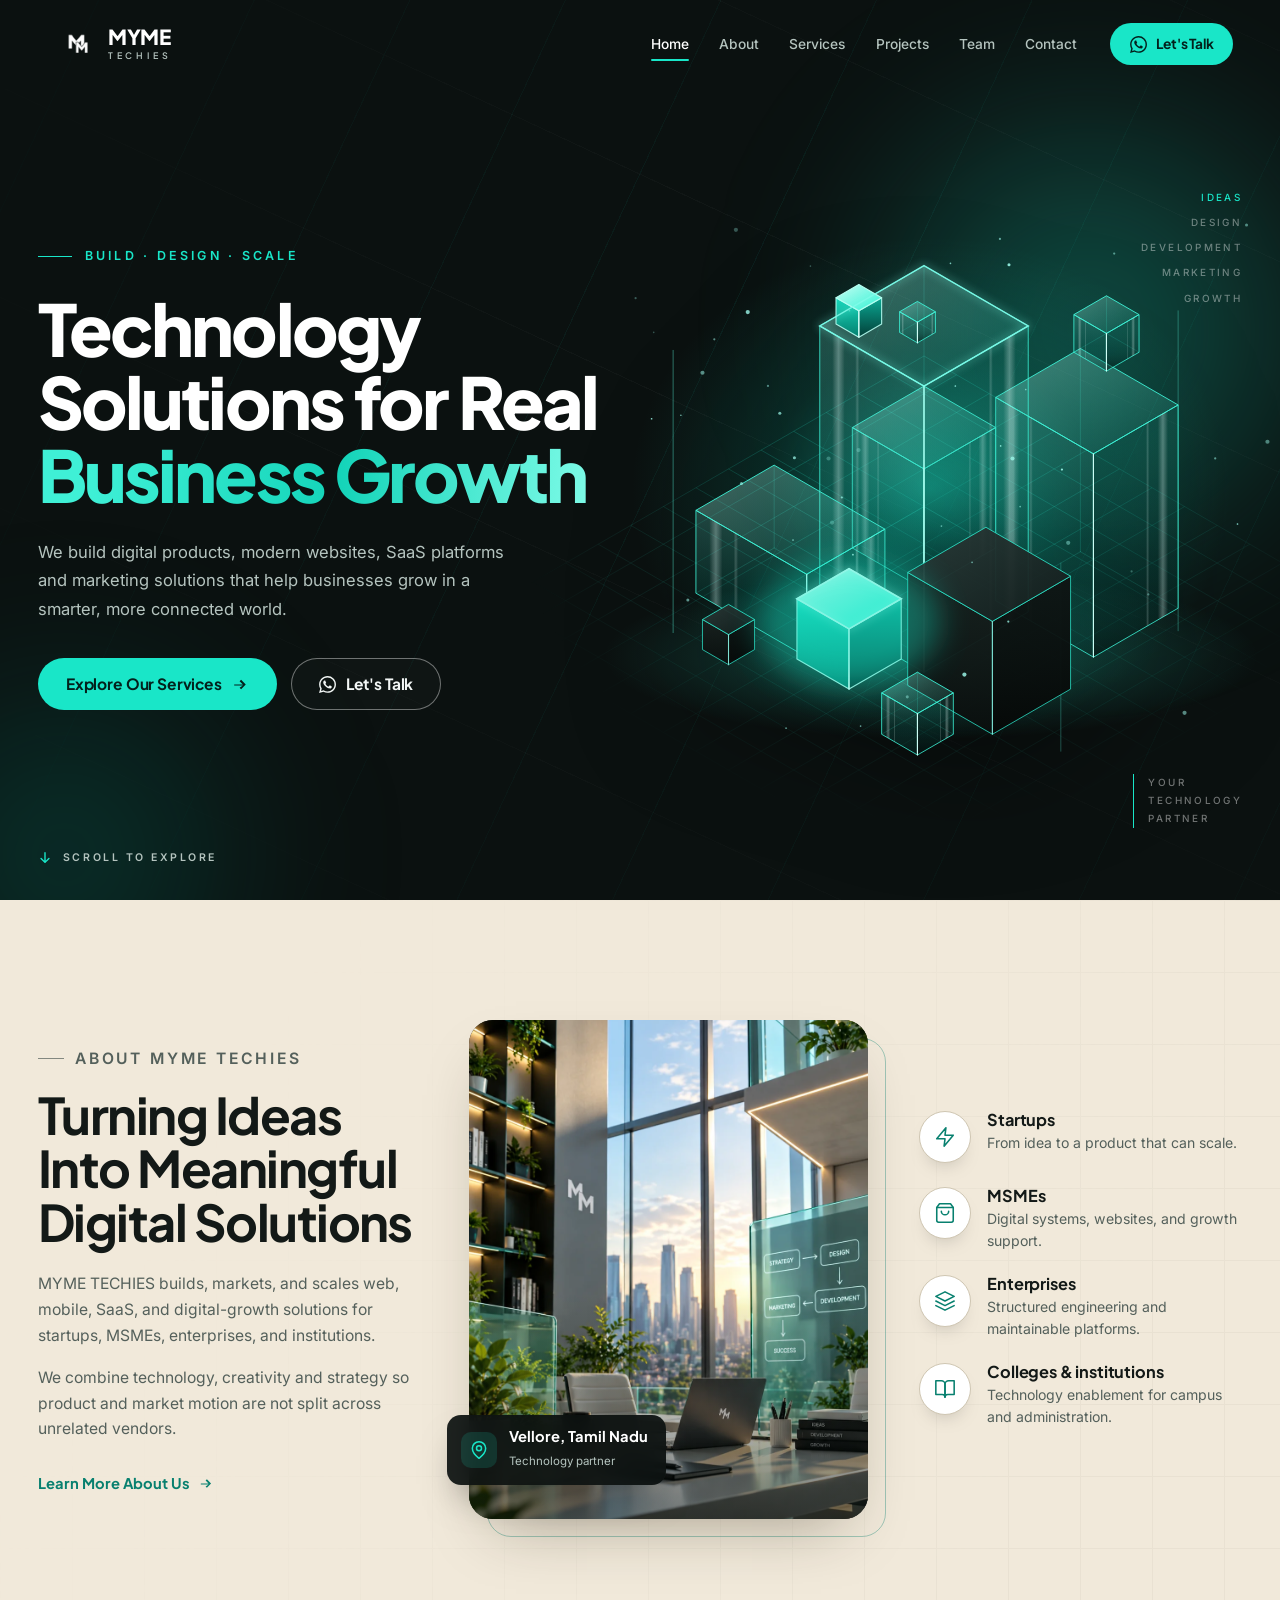
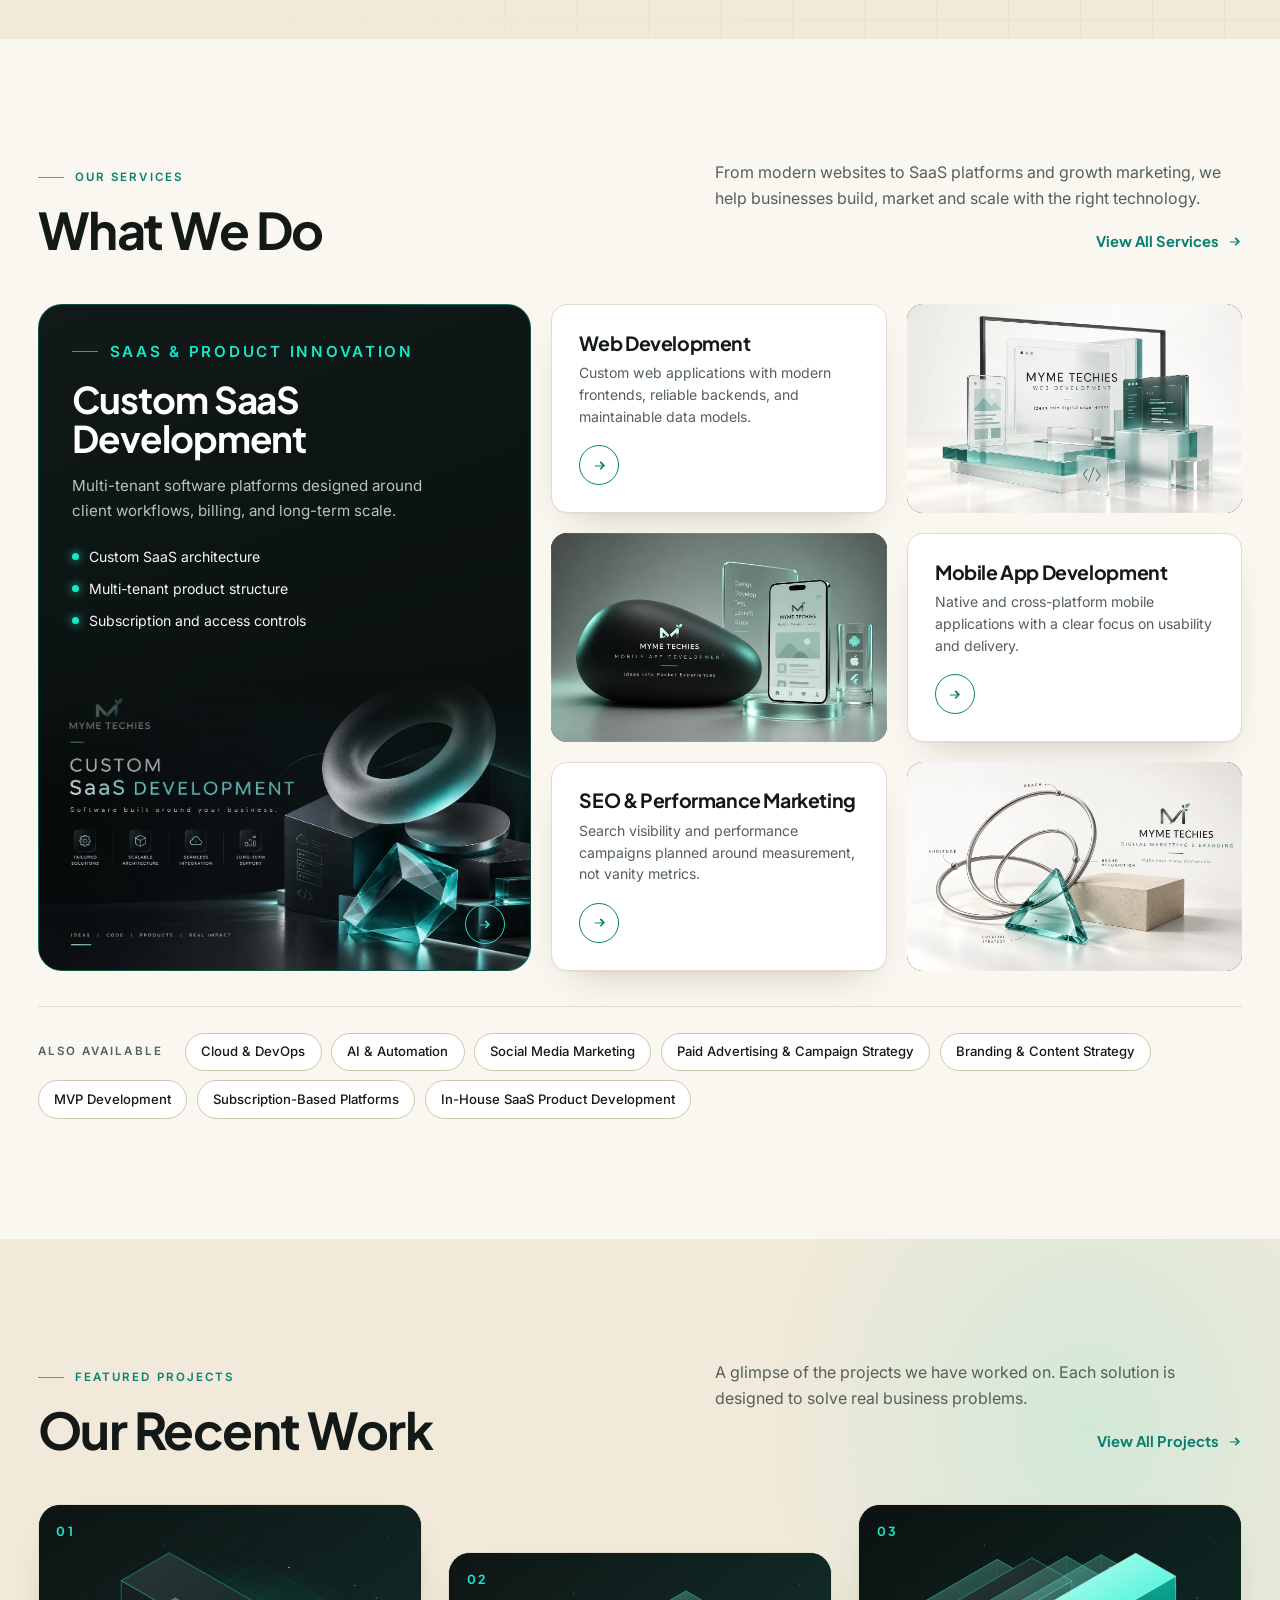
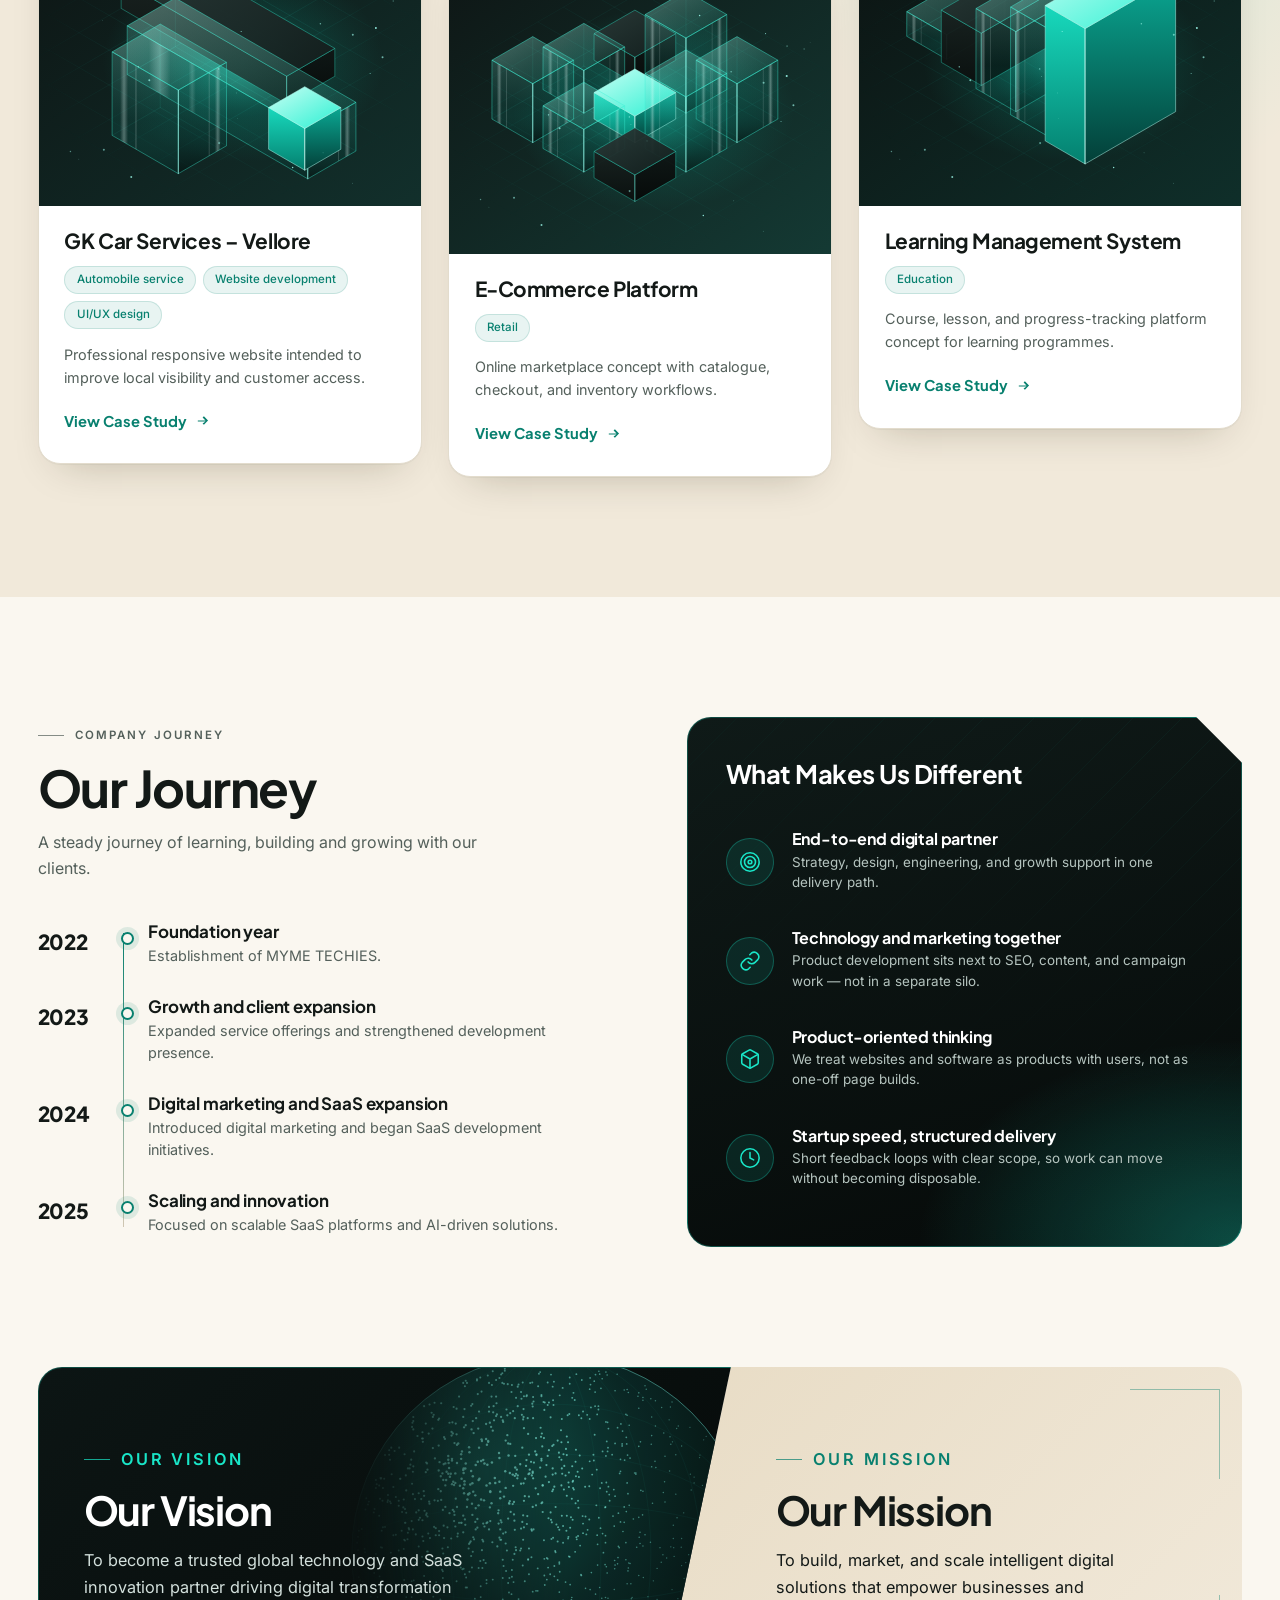
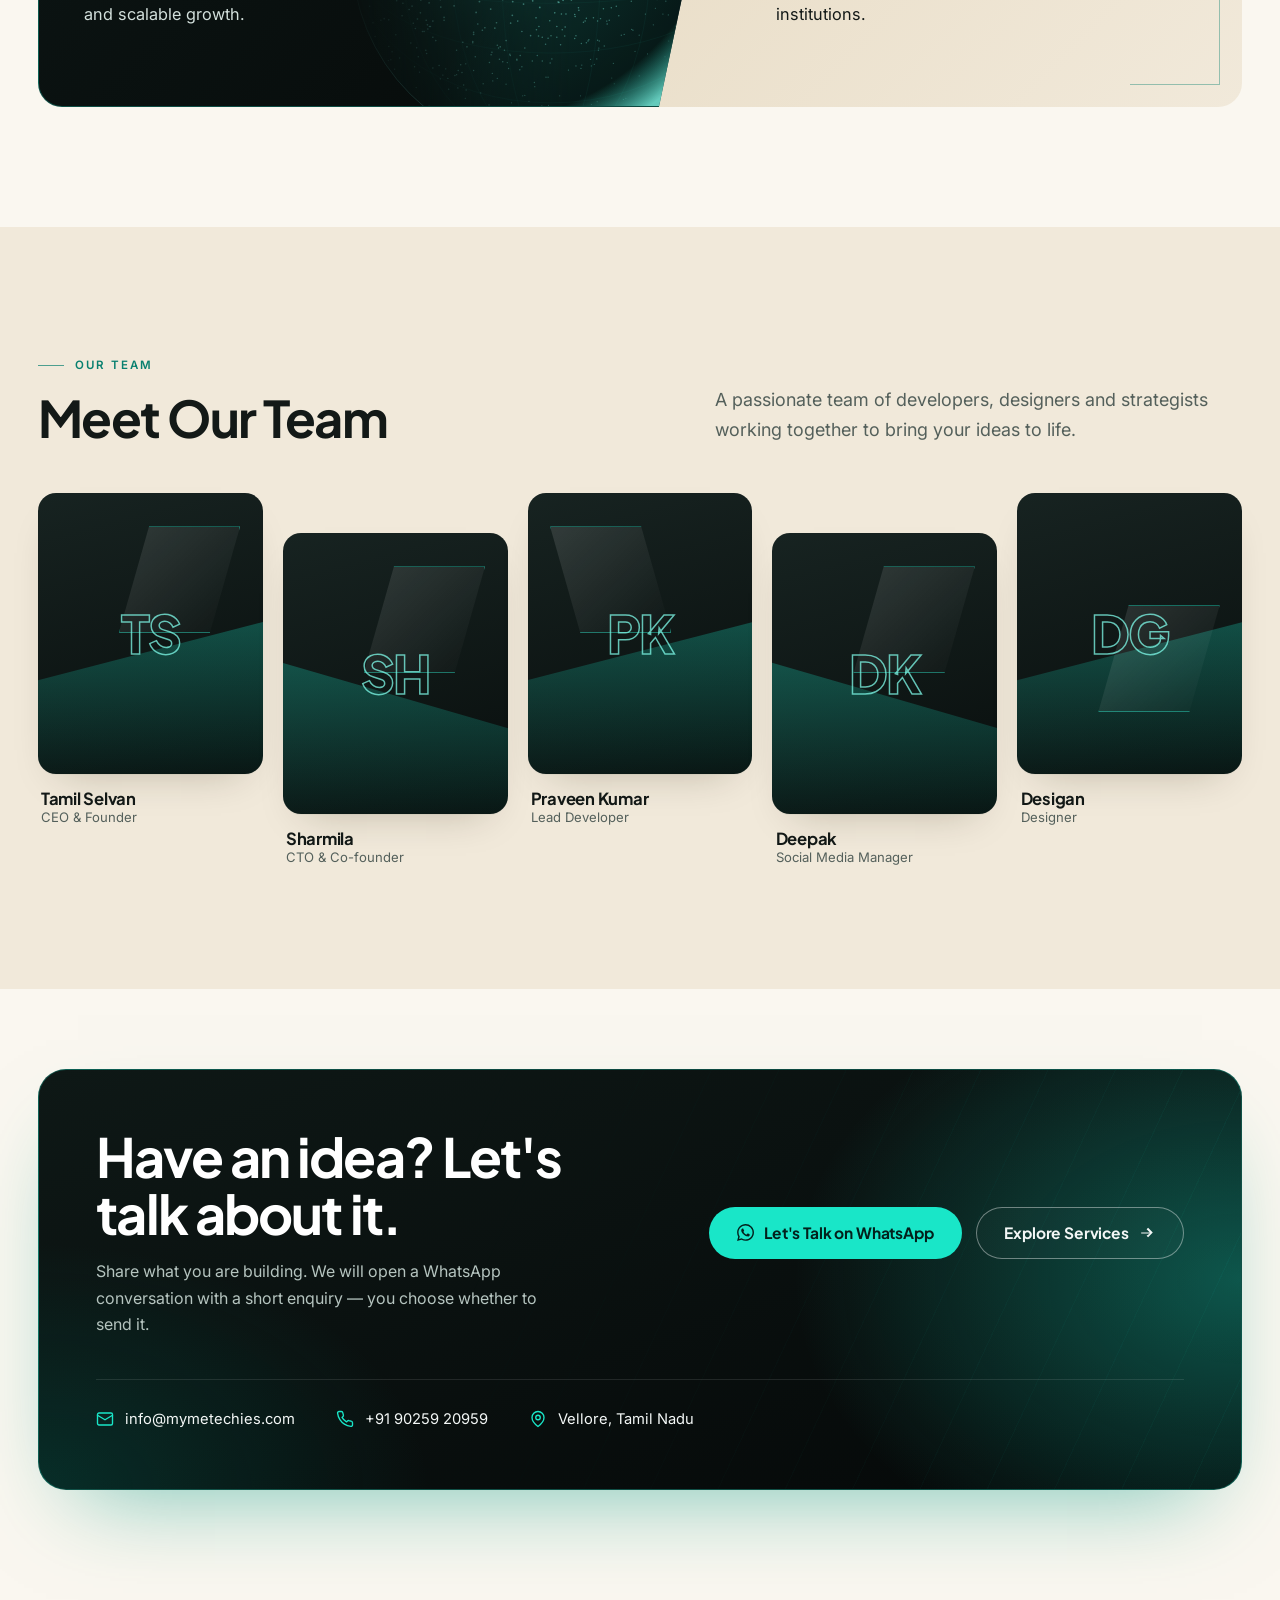
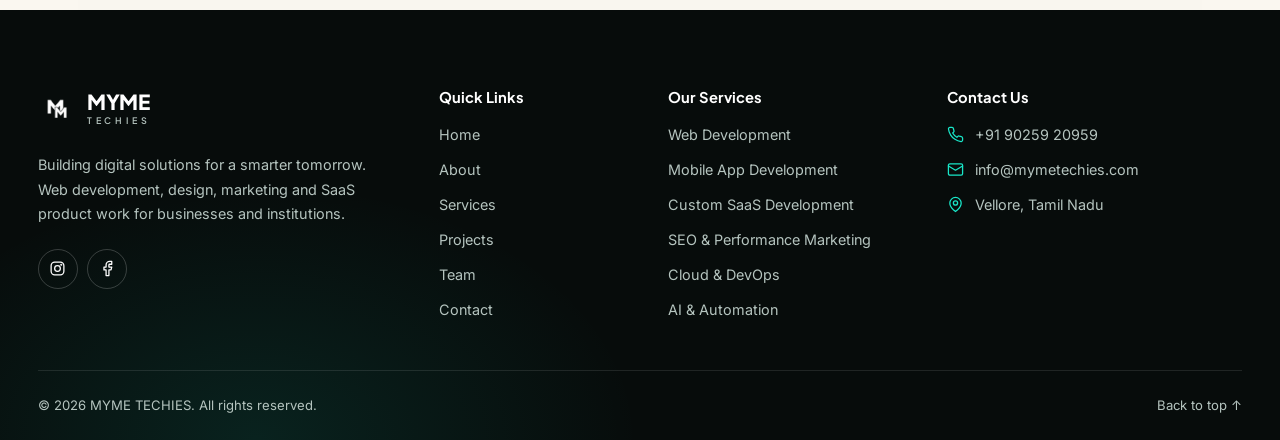
<file: index.html>
<!DOCTYPE html>
<html lang="en">
<head>
  <meta charset="UTF-8">
  <meta name="viewport" content="width=device-width, initial-scale=1.0">
  <title>MYME TECHIES — Technology Solutions for Real Business Growth</title>
  <meta name="description" content="MYME TECHIES builds, markets, and scales web, mobile, SaaS, and digital-growth solutions for startups, MSMEs, enterprises, and institutions.">
  <meta name="theme-color" content="#0b1110">
  <link rel="canonical" href="https://mymetechies.com/">
  <noscript><style>.nav-pill{background:rgba(8,13,12,.94);border-color:rgba(255,255,255,.09)}</style></noscript>
  <link rel="icon" type="image/png" href="assets/images/brand/favicon.png">
  <link rel="preconnect" href="https://fonts.googleapis.com">
  <link rel="preconnect" href="https://fonts.gstatic.com" crossorigin>
  <link href="https://fonts.googleapis.com/css2?family=Inter:wght@400;500;600&family=Plus+Jakarta+Sans:wght@500;600;700;800&display=swap" rel="stylesheet">
  <link rel="stylesheet" href="assets/css/variables.css">
  <link rel="stylesheet" href="assets/css/components.css">
  <link rel="stylesheet" href="assets/css/sections.css">
  <link rel="stylesheet" href="assets/css/motion.css">
</head>
<body data-page="home" data-root="">
  <a href="#hero" class="skip-link">Skip to main content</a>

  <header class="site-header" id="siteHeader">
    <div class="nav-pill">
      <a href="#hero" class="brand" aria-label="MYME TECHIES home"><img class="brand-mark" src="assets/images/brand/logo-mark.png" width="38" height="38" alt=""><span class="brand-name">MYME <span>TECHIES</span></span></a>
      <div class="nav-cluster">
        <nav aria-label="Primary">
          <ul class="nav-links">
            <li><a class="nav-link" data-nav="home" href="#hero">Home</a></li>
            <li><a class="nav-link" data-nav="about" href="#about">About</a></li>
            <li><a class="nav-link" data-nav="services" href="#services">Services</a></li>
            <li><a class="nav-link" data-nav="projects" href="#work">Projects</a></li>
            <li><a class="nav-link" data-nav="team" href="#team">Team</a></li>
            <li><a class="nav-link" data-nav="contact" href="#contact">Contact</a></li>
          </ul>
        </nav>
        <a class="btn btn-teal nav-cta" data-whatsapp href="https://wa.me/919025920959?text=Hello%20MYME%20TECHIES%2C%20I%20would%20like%20to%20discuss%20a%20digital%20project.%20Please%20share%20the%20next%20step%20to%20start%20a%20conversation."><svg viewBox="0 0 24 24" aria-hidden="true" fill="currentColor"><path d="M17.47 14.38c-.3-.15-1.76-.87-2.03-.97-.27-.1-.47-.15-.67.15-.2.3-.77.97-.94 1.16-.17.2-.35.22-.64.07-.3-.15-1.26-.46-2.4-1.48-.88-.79-1.48-1.76-1.65-2.06-.17-.3-.02-.46.13-.6.13-.14.3-.35.45-.52.15-.17.2-.3.3-.5.1-.2.05-.37-.03-.52-.07-.15-.67-1.61-.92-2.2-.24-.58-.49-.5-.67-.51h-.57c-.2 0-.52.07-.8.37-.27.3-1.04 1.02-1.04 2.48 0 1.46 1.07 2.88 1.21 3.07.15.2 2.1 3.2 5.08 4.49.71.3 1.26.49 1.7.63.71.23 1.36.2 1.87.12.57-.09 1.76-.72 2-1.41.25-.7.25-1.29.17-1.41-.07-.12-.27-.2-.57-.35M12.05 21.79h-.01a9.87 9.87 0 0 1-5.03-1.38l-.36-.21-3.74.98 1-3.65-.24-.37a9.86 9.86 0 0 1-1.51-5.26c0-5.45 4.44-9.88 9.89-9.88 2.64 0 5.12 1.03 6.99 2.9a9.83 9.83 0 0 1 2.89 6.99c0 5.45-4.44 9.88-9.88 9.88m8.41-18.3A11.8 11.8 0 0 0 12.05 0C5.5 0 .16 5.34.16 11.89c0 2.1.55 4.14 1.59 5.95L.06 24l6.3-1.65a11.9 11.9 0 0 0 5.69 1.45h.01c6.55 0 11.89-5.34 11.89-11.89 0-3.18-1.24-6.17-3.48-8.41Z"/></svg>Let's Talk</a>
        <button class="menu-toggle" id="menuToggle" type="button" aria-label="Open menu" aria-expanded="false" aria-controls="mobileMenu">
          <span></span><span></span><span></span>
        </button>
      </div>
    </div>
  </header>

  <div class="menu-overlay" id="mobileMenu" hidden role="dialog" aria-label="Menu">
    <div class="menu-overlay-top">
      <a href="#hero" class="brand" aria-label="MYME TECHIES home"><img class="brand-mark" src="assets/images/brand/logo-mark.png" width="38" height="38" alt=""><span class="brand-name">MYME <span>TECHIES</span></span></a>
      <button class="menu-close" id="menuClose" type="button" aria-label="Close menu">&times;</button>
    </div>
    <nav class="menu-overlay-links" aria-label="Mobile">
      <a href="#hero">Home</a>
      <a href="#about">About</a>
      <a href="#services">Services</a>
      <a href="#work">Projects</a>
      <a href="#team">Team</a>
      <a href="#contact">Contact</a>
    </nav>
    <a class="btn btn-teal btn-lg" data-whatsapp href="https://wa.me/919025920959?text=Hello%20MYME%20TECHIES%2C%20I%20would%20like%20to%20discuss%20a%20digital%20project.%20Please%20share%20the%20next%20step%20to%20start%20a%20conversation."><svg viewBox="0 0 24 24" aria-hidden="true" fill="currentColor"><path d="M17.47 14.38c-.3-.15-1.76-.87-2.03-.97-.27-.1-.47-.15-.67.15-.2.3-.77.97-.94 1.16-.17.2-.35.22-.64.07-.3-.15-1.26-.46-2.4-1.48-.88-.79-1.48-1.76-1.65-2.06-.17-.3-.02-.46.13-.6.13-.14.3-.35.45-.52.15-.17.2-.3.3-.5.1-.2.05-.37-.03-.52-.07-.15-.67-1.61-.92-2.2-.24-.58-.49-.5-.67-.51h-.57c-.2 0-.52.07-.8.37-.27.3-1.04 1.02-1.04 2.48 0 1.46 1.07 2.88 1.21 3.07.15.2 2.1 3.2 5.08 4.49.71.3 1.26.49 1.7.63.71.23 1.36.2 1.87.12.57-.09 1.76-.72 2-1.41.25-.7.25-1.29.17-1.41-.07-.12-.27-.2-.57-.35M12.05 21.79h-.01a9.87 9.87 0 0 1-5.03-1.38l-.36-.21-3.74.98 1-3.65-.24-.37a9.86 9.86 0 0 1-1.51-5.26c0-5.45 4.44-9.88 9.89-9.88 2.64 0 5.12 1.03 6.99 2.9a9.83 9.83 0 0 1 2.89 6.99c0 5.45-4.44 9.88-9.88 9.88m8.41-18.3A11.8 11.8 0 0 0 12.05 0C5.5 0 .16 5.34.16 11.89c0 2.1.55 4.14 1.59 5.95L.06 24l6.3-1.65a11.9 11.9 0 0 0 5.69 1.45h.01c6.55 0 11.89-5.34 11.89-11.89 0-3.18-1.24-6.17-3.48-8.41Z"/></svg>Let's Talk on WhatsApp</a>
  </div>

  <main>
    <section class="hero" id="hero">
      <div class="hero-bg" aria-hidden="true">
        <span class="hero-glow hero-glow-a"></span>
        <span class="hero-glow hero-glow-b"></span>
        <span class="hero-lines"></span>
      </div>
      <div class="wrap wrap-wide hero-grid">
        <div class="hero-anim">
          <p class="hero-kicker">Build · Design · Scale</p>
          <h1>Technology Solutions for Real <span class="accent">Business Growth</span></h1>
          <p class="hero-copy">We build digital products, modern websites, SaaS platforms and marketing solutions that help businesses grow in a smarter, more connected world.</p>
          <div class="hero-actions">
            <a class="btn btn-teal btn-lg" href="#services">Explore Our Services <svg class="arrow" viewBox="0 0 16 16" aria-hidden="true"><path fill="currentColor" d="M3 8h8.2L8.1 4.9 9.5 3.5 13.9 8l-4.4 4.5-1.4-1.4L11.2 9H3z"/></svg></a>
            <a class="btn btn-ghost btn-lg" data-whatsapp href="https://wa.me/919025920959?text=Hello%20MYME%20TECHIES%2C%20I%20would%20like%20to%20discuss%20a%20digital%20project.%20Please%20share%20the%20next%20step%20to%20start%20a%20conversation."><svg viewBox="0 0 24 24" aria-hidden="true" fill="currentColor"><path d="M17.47 14.38c-.3-.15-1.76-.87-2.03-.97-.27-.1-.47-.15-.67.15-.2.3-.77.97-.94 1.16-.17.2-.35.22-.64.07-.3-.15-1.26-.46-2.4-1.48-.88-.79-1.48-1.76-1.65-2.06-.17-.3-.02-.46.13-.6.13-.14.3-.35.45-.52.15-.17.2-.3.3-.5.1-.2.05-.37-.03-.52-.07-.15-.67-1.61-.92-2.2-.24-.58-.49-.5-.67-.51h-.57c-.2 0-.52.07-.8.37-.27.3-1.04 1.02-1.04 2.48 0 1.46 1.07 2.88 1.21 3.07.15.2 2.1 3.2 5.08 4.49.71.3 1.26.49 1.7.63.71.23 1.36.2 1.87.12.57-.09 1.76-.72 2-1.41.25-.7.25-1.29.17-1.41-.07-.12-.27-.2-.57-.35M12.05 21.79h-.01a9.87 9.87 0 0 1-5.03-1.38l-.36-.21-3.74.98 1-3.65-.24-.37a9.86 9.86 0 0 1-1.51-5.26c0-5.45 4.44-9.88 9.89-9.88 2.64 0 5.12 1.03 6.99 2.9a9.83 9.83 0 0 1 2.89 6.99c0 5.45-4.44 9.88-9.88 9.88m8.41-18.3A11.8 11.8 0 0 0 12.05 0C5.5 0 .16 5.34.16 11.89c0 2.1.55 4.14 1.59 5.95L.06 24l6.3-1.65a11.9 11.9 0 0 0 5.69 1.45h.01c6.55 0 11.89-5.34 11.89-11.89 0-3.18-1.24-6.17-3.48-8.41Z"/></svg>Let's Talk</a>
          </div>
        </div>
        <div class="hero-visual">
          <div class="hero-visual-inner" data-parallax>
            <img data-hero-visual src="assets/images/hero/hero-glass.svg" width="1200" height="1000" alt="Abstract glass blocks with teal edge lighting and a glowing core cube" fetchpriority="high">
          </div>
        </div>
      </div>
      <ul class="hero-rail" aria-hidden="true"><li>Ideas</li><li>Design</li><li>Development</li><li>Marketing</li><li>Growth</li></ul>
      <p class="hero-tag" aria-hidden="true">Your<br>Technology<br>Partner</p>
      <a class="hero-scroll" href="#about"><svg viewBox="0 0 16 16" fill="none" stroke="currentColor" stroke-width="1.6" stroke-linecap="round" stroke-linejoin="round" aria-hidden="true"><path d="M8 2v11M3.5 8.5 8 13l4.5-4.5"/></svg>Scroll to explore</a>
    </section>

    <section class="about" id="about">
      <div class="wrap wrap-wide about-grid">
        <div class="about-copy reveal">
          <p class="section-kicker">About MYME Techies</p>
          <h2>Turning Ideas Into Meaningful Digital Solutions</h2>
          <p>MYME TECHIES builds, markets, and scales web, mobile, SaaS, and digital-growth solutions for startups, MSMEs, enterprises, and institutions.</p>
          <p>We combine technology, creativity and strategy so product and market motion are not split across unrelated vendors.</p>
          <a class="text-link" href="#journey">Learn More About Us <svg class="arrow" viewBox="0 0 16 16" aria-hidden="true"><path fill="currentColor" d="M3 8h8.2L8.1 4.9 9.5 3.5 13.9 8l-4.4 4.5-1.4-1.4L11.2 9H3z"/></svg></a>
        </div>
        <div class="about-media reveal">
          <figure><img data-about-image src="assets/images/about/about-section.webp" width="941" height="1672" alt="Bright MYME TECHIES workspace with a city skyline view, glass panels and a strategy-to-success workflow diagram" loading="lazy"></figure>
          <div class="about-chip"><svg viewBox="0 0 24 24" fill="none" stroke="currentColor" stroke-width="1.8" stroke-linecap="round" stroke-linejoin="round" aria-hidden="true"><path d="M20 10c0 6-8 12-8 12S4 16 4 10a8 8 0 0 1 16 0z"/><circle cx="12" cy="10" r="3"/></svg><div><strong data-bind="location">Vellore, Tamil Nadu</strong><small>Technology partner</small></div></div>
        </div>
        <div class="audience-list" data-stagger>
          <article class="audience-item reveal">
            <span class="icon-badge" aria-hidden="true"><svg viewBox="0 0 24 24"><path d="M13 2 3 14h9l-1 8 10-12h-9z"/></svg></span>
            <div><h3>Startups</h3><p>From idea to a product that can scale.</p></div>
          </article>
          <article class="audience-item reveal">
            <span class="icon-badge" aria-hidden="true"><svg viewBox="0 0 24 24"><path d="M6 2 3 6v14a2 2 0 0 0 2 2h14a2 2 0 0 0 2-2V6l-3-4z"/><path d="M3 6h18"/><path d="M16 10a4 4 0 0 1-8 0"/></svg></span>
            <div><h3>MSMEs</h3><p>Digital systems, websites, and growth support.</p></div>
          </article>
          <article class="audience-item reveal">
            <span class="icon-badge" aria-hidden="true"><svg viewBox="0 0 24 24"><path d="m12 2 10 5-10 5L2 7z"/><path d="m2 17 10 5 10-5"/><path d="m2 12 10 5 10-5"/></svg></span>
            <div><h3>Enterprises</h3><p>Structured engineering and maintainable platforms.</p></div>
          </article>
          <article class="audience-item reveal">
            <span class="icon-badge" aria-hidden="true"><svg viewBox="0 0 24 24"><path d="M2 3h6a4 4 0 0 1 4 4v14a3 3 0 0 0-3-3H2z"/><path d="M22 3h-6a4 4 0 0 0-4 4v14a3 3 0 0 1 3-3h7z"/></svg></span>
            <div><h3>Colleges &amp; institutions</h3><p>Technology enablement for campus and administration.</p></div>
          </article>
        </div>
      </div>
    </section>

    <section class="section services" id="services">
      <div class="wrap wrap-wide">
        <div class="section-head reveal">
          <div>
            <p class="section-kicker">Our Services</p>
            <h2 class="section-title">What We Do</h2>
          </div>
          <div class="head-side">
            <p class="section-lead">From modern websites to SaaS platforms and growth marketing, we help businesses build, market and scale with the right technology.</p>
            <a class="text-link" href="services.html">View All Services <svg class="arrow" viewBox="0 0 16 16" aria-hidden="true"><path fill="currentColor" d="M3 8h8.2L8.1 4.9 9.5 3.5 13.9 8l-4.4 4.5-1.4-1.4L11.2 9H3z"/></svg></a>
          </div>
        </div>
        <div class="svc-board">
          <a class="svc-feature reveal" href="services.html#custom-saas">
            <p class="section-kicker">SaaS &amp; Product Innovation</p>
            <h3>Custom SaaS Development</h3>
            <p>Multi-tenant software platforms designed around client workflows, billing, and long-term scale.</p>
            <ul class="svc-points">
              <li>Custom SaaS architecture</li>
              <li>Multi-tenant product structure</li>
              <li>Subscription and access controls</li>
            </ul>
            <div class="svc-feature-media"><img src="assets/images/services/custom-saas.webp" alt="" width="1280" height="853" loading="lazy"></div>
            <span class="svc-arrow" aria-hidden="true"><svg class="arrow" viewBox="0 0 16 16" aria-hidden="true"><path fill="currentColor" d="M3 8h8.2L8.1 4.9 9.5 3.5 13.9 8l-4.4 4.5-1.4-1.4L11.2 9H3z"/></svg></span>
          </a>
          <div class="svc-stack" data-stagger>
          <a class="svc-pair reveal" href="services.html#web-development">
            <div class="svc-text">
              <h3>Web Development</h3>
              <p>Custom web applications with modern frontends, reliable backends, and maintainable data models.</p>
              <span class="svc-arrow" aria-hidden="true"><svg class="arrow" viewBox="0 0 16 16" aria-hidden="true"><path fill="currentColor" d="M3 8h8.2L8.1 4.9 9.5 3.5 13.9 8l-4.4 4.5-1.4-1.4L11.2 9H3z"/></svg></span>
            </div>
            <div class="svc-media"><img src="assets/images/services/web-development.webp" alt="" width="1280" height="853" loading="lazy"></div>
          </a>
          <a class="svc-pair is-flip reveal" href="services.html#mobile-apps">
            <div class="svc-text">
              <h3>Mobile App Development</h3>
              <p>Native and cross-platform mobile applications with a clear focus on usability and delivery.</p>
              <span class="svc-arrow" aria-hidden="true"><svg class="arrow" viewBox="0 0 16 16" aria-hidden="true"><path fill="currentColor" d="M3 8h8.2L8.1 4.9 9.5 3.5 13.9 8l-4.4 4.5-1.4-1.4L11.2 9H3z"/></svg></span>
            </div>
            <div class="svc-media"><img src="assets/images/services/mobile-app.webp" alt="" width="1280" height="853" loading="lazy"></div>
          </a>
          <a class="svc-pair reveal" href="services.html#seo-performance">
            <div class="svc-text">
              <h3>SEO &amp; Performance Marketing</h3>
              <p>Search visibility and performance campaigns planned around measurement, not vanity metrics.</p>
              <span class="svc-arrow" aria-hidden="true"><svg class="arrow" viewBox="0 0 16 16" aria-hidden="true"><path fill="currentColor" d="M3 8h8.2L8.1 4.9 9.5 3.5 13.9 8l-4.4 4.5-1.4-1.4L11.2 9H3z"/></svg></span>
            </div>
            <div class="svc-media"><img src="assets/images/services/digital-marketing.webp" alt="" width="1280" height="853" loading="lazy"></div>
          </a>
          </div>
        </div>
        <div class="svc-more reveal">
          <span class="svc-more-label">Also available</span>
          <a class="chip" href="services.html#cloud-devops">Cloud &amp; DevOps</a>
          <a class="chip" href="services.html#ai-automation">AI &amp; Automation</a>
          <a class="chip" href="services.html#social-media">Social Media Marketing</a>
          <a class="chip" href="services.html#paid-ads">Paid Advertising &amp; Campaign Strategy</a>
          <a class="chip" href="services.html#branding-content">Branding &amp; Content Strategy</a>
          <a class="chip" href="services.html#mvp">MVP Development</a>
          <a class="chip" href="services.html#subscription-platforms">Subscription-Based Platforms</a>
          <a class="chip" href="services.html#in-house-saas">In-House SaaS Product Development</a>
        </div>
      </div>
    </section>

    <section class="section work" id="work">
      <div class="wrap wrap-wide">
        <div class="section-head reveal">
          <div>
            <p class="section-kicker">Featured Projects</p>
            <h2 class="section-title">Our Recent Work</h2>
          </div>
          <div class="head-side">
            <p class="section-lead">A glimpse of the projects we have worked on. Each solution is designed to solve real business problems.</p>
            <a class="text-link" href="projects.html">View All Projects <svg class="arrow" viewBox="0 0 16 16" aria-hidden="true"><path fill="currentColor" d="M3 8h8.2L8.1 4.9 9.5 3.5 13.9 8l-4.4 4.5-1.4-1.4L11.2 9H3z"/></svg></a>
          </div>
        </div>
        <div class="work-grid" data-project-list data-featured-only data-stagger>
          <article class="work-card reveal">
            <a class="work-media" href="projects/gk-car-services.html" tabindex="-1" aria-hidden="true"><img src="assets/images/projects/cover-gk-car-services.svg" alt="" width="1200" height="900" loading="lazy"><span class="work-index">01</span></a>
            <div class="work-body">
              <h3>GK Car Services – Vellore</h3>
              <div class="tag-row"><span class="tag">Automobile service</span><span class="tag">Website development</span><span class="tag">UI/UX design</span></div>
              <p>Professional responsive website intended to improve local visibility and customer access.</p>
              <a class="text-link" href="projects/gk-car-services.html">View Case Study <svg class="arrow" viewBox="0 0 16 16" aria-hidden="true"><path fill="currentColor" d="M3 8h8.2L8.1 4.9 9.5 3.5 13.9 8l-4.4 4.5-1.4-1.4L11.2 9H3z"/></svg></a>
            </div>
          </article>
          <article class="work-card reveal">
            <a class="work-media" href="projects/ecommerce-platform.html" tabindex="-1" aria-hidden="true"><img src="assets/images/projects/cover-ecommerce-platform.svg" alt="" width="1200" height="900" loading="lazy"><span class="work-index">02</span></a>
            <div class="work-body">
              <h3>E-Commerce Platform</h3>
              <div class="tag-row"><span class="tag">Retail</span></div>
              <p>Online marketplace concept with catalogue, checkout, and inventory workflows.</p>
              <a class="text-link" href="projects/ecommerce-platform.html">View Case Study <svg class="arrow" viewBox="0 0 16 16" aria-hidden="true"><path fill="currentColor" d="M3 8h8.2L8.1 4.9 9.5 3.5 13.9 8l-4.4 4.5-1.4-1.4L11.2 9H3z"/></svg></a>
            </div>
          </article>
          <article class="work-card reveal">
            <a class="work-media" href="projects/learning-management-system.html" tabindex="-1" aria-hidden="true"><img src="assets/images/projects/cover-lms.svg" alt="" width="1200" height="900" loading="lazy"><span class="work-index">03</span></a>
            <div class="work-body">
              <h3>Learning Management System</h3>
              <div class="tag-row"><span class="tag">Education</span></div>
              <p>Course, lesson, and progress-tracking platform concept for learning programmes.</p>
              <a class="text-link" href="projects/learning-management-system.html">View Case Study <svg class="arrow" viewBox="0 0 16 16" aria-hidden="true"><path fill="currentColor" d="M3 8h8.2L8.1 4.9 9.5 3.5 13.9 8l-4.4 4.5-1.4-1.4L11.2 9H3z"/></svg></a>
            </div>
          </article>
        </div>
        <div class="projects-empty" data-projects-empty hidden>
          <p>Published case studies will appear here. Until then, you can still review the full service list or start a conversation.</p>
          <a class="text-link" href="services.html">View all services <svg class="arrow" viewBox="0 0 16 16" aria-hidden="true"><path fill="currentColor" d="M3 8h8.2L8.1 4.9 9.5 3.5 13.9 8l-4.4 4.5-1.4-1.4L11.2 9H3z"/></svg></a>
        </div>
      </div>
    </section>

    <section class="section journey" id="journey">
      <div class="wrap wrap-wide journey-grid">
        <div class="journey-copy">
          <p class="section-kicker reveal">Company Journey</p>
          <h2 class="reveal">Our Journey</h2>
          <p class="reveal">A steady journey of learning, building and growing with our clients.</p>
          <ol class="timeline" data-journey-list data-stagger>
            <li class="timeline-item reveal">
              <span class="timeline-year">2022</span>
              <div><h3>Foundation year</h3><p>Establishment of MYME TECHIES.</p></div>
            </li>
            <li class="timeline-item reveal">
              <span class="timeline-year">2023</span>
              <div><h3>Growth and client expansion</h3><p>Expanded service offerings and strengthened development presence.</p></div>
            </li>
            <li class="timeline-item reveal">
              <span class="timeline-year">2024</span>
              <div><h3>Digital marketing and SaaS expansion</h3><p>Introduced digital marketing and began SaaS development initiatives.</p></div>
            </li>
            <li class="timeline-item reveal">
              <span class="timeline-year">2025</span>
              <div><h3>Scaling and innovation</h3><p>Focused on scalable SaaS platforms and AI-driven solutions.</p></div>
            </li>
          </ol>
        </div>
        <aside class="diff-panel reveal" aria-labelledby="diffTitle">
          <h2 id="diffTitle">What Makes Us Different</h2>
          <div class="diff-list">
            <article class="diff-item">
              <span class="icon-badge" aria-hidden="true"><svg viewBox="0 0 24 24"><circle cx="12" cy="12" r="10"/><circle cx="12" cy="12" r="6"/><circle cx="12" cy="12" r="2"/></svg></span>
              <div><h3>End-to-end digital partner</h3><p>Strategy, design, engineering, and growth support in one delivery path.</p></div>
            </article>
            <article class="diff-item">
              <span class="icon-badge" aria-hidden="true"><svg viewBox="0 0 24 24"><path d="M10 13a5 5 0 0 0 7.5.5l3-3a5 5 0 0 0-7-7l-1.7 1.7"/><path d="M14 11a5 5 0 0 0-7.5-.5l-3 3a5 5 0 0 0 7 7l1.7-1.7"/></svg></span>
              <div><h3>Technology and marketing together</h3><p>Product development sits next to SEO, content, and campaign work — not in a separate silo.</p></div>
            </article>
            <article class="diff-item">
              <span class="icon-badge" aria-hidden="true"><svg viewBox="0 0 24 24"><path d="M21 16V8a2 2 0 0 0-1-1.7l-7-4a2 2 0 0 0-2 0l-7 4A2 2 0 0 0 3 8v8a2 2 0 0 0 1 1.7l7 4a2 2 0 0 0 2 0l7-4a2 2 0 0 0 1-1.7z"/><path d="m3.3 7 8.7 5 8.7-5M12 22V12"/></svg></span>
              <div><h3>Product-oriented thinking</h3><p>We treat websites and software as products with users, not as one-off page builds.</p></div>
            </article>
            <article class="diff-item">
              <span class="icon-badge" aria-hidden="true"><svg viewBox="0 0 24 24"><circle cx="12" cy="12" r="10"/><path d="M12 6v6l4 2"/></svg></span>
              <div><h3>Startup speed, structured delivery</h3><p>Short feedback loops with clear scope, so work can move without becoming disposable.</p></div>
            </article>
          </div>
        </aside>
      </div>
    </section>

    <section class="purpose" id="vision">
      <div class="wrap wrap-wide purpose-layout">
        <article class="purpose-panel vision-panel reveal">
          <div class="vision-globe" aria-hidden="true"><img src="assets/images/shared/globe.svg" alt="" width="1000" height="1000" loading="lazy"></div>
          <p class="section-kicker">Our Vision</p>
          <h2>Our Vision</h2>
          <p>To become a trusted global technology and SaaS innovation partner driving digital transformation and scalable growth.</p>
        </article>
        <article class="purpose-panel mission-panel reveal">
          <p class="section-kicker">Our Mission</p>
          <h2>Our Mission</h2>
          <p>To build, market, and scale intelligent digital solutions that empower businesses and institutions.</p>
        </article>
      </div>
    </section>

    <section class="section team" id="team">
      <div class="wrap wrap-wide">
        <div class="section-head reveal">
          <div>
            <p class="section-kicker">Our Team</p>
            <h2 class="section-title">Meet Our Team</h2>
          </div>
          <p class="section-lead">A passionate team of developers, designers and strategists working together to bring your ideas to life.</p>
        </div>
        <div class="team-grid" data-team-list data-stagger>
          <article class="team-card reveal">
            <div class="team-portrait"><span class="team-initials" aria-hidden="true">TS</span></div>
            <div class="team-meta"><h3>Tamil Selvan</h3><p>CEO &amp; Founder</p></div>
          </article>
          <article class="team-card reveal">
            <div class="team-portrait"><span class="team-initials" aria-hidden="true">SH</span></div>
            <div class="team-meta"><h3>Sharmila</h3><p>CTO &amp; Co-founder</p></div>
          </article>
          <article class="team-card reveal">
            <div class="team-portrait"><span class="team-initials" aria-hidden="true">PK</span></div>
            <div class="team-meta"><h3>Praveen Kumar</h3><p>Lead Developer</p></div>
          </article>
          <article class="team-card reveal">
            <div class="team-portrait"><span class="team-initials" aria-hidden="true">DK</span></div>
            <div class="team-meta"><h3>Deepak</h3><p>Social Media Manager</p></div>
          </article>
          <article class="team-card reveal">
            <div class="team-portrait"><span class="team-initials" aria-hidden="true">DG</span></div>
            <div class="team-meta"><h3>Desigan</h3><p>Designer</p></div>
          </article>
        </div>
      </div>
    </section>

    <section class="clients" data-clients hidden>
      <div class="wrap">
        <h2>Trusted By Businesses</h2>
        <p>We work with businesses and institutions across different industries.</p>
        <div class="client-row" data-client-row></div>
      </div>
    </section>

    <section class="cta-band" id="contact">
      <div class="wrap wrap-wide">
        <div class="cta-card reveal">
          <div class="cta-top">
            <div>
              <h2>Have an idea? Let's talk about it.</h2>
              <p class="cta-text">Share what you are building. We will open a WhatsApp conversation with a short enquiry — you choose whether to send it.</p>
            </div>
            <div class="cta-actions">
              <a class="btn btn-teal btn-lg" data-whatsapp href="https://wa.me/919025920959?text=Hello%20MYME%20TECHIES%2C%20I%20would%20like%20to%20discuss%20a%20digital%20project.%20Please%20share%20the%20next%20step%20to%20start%20a%20conversation."><svg viewBox="0 0 24 24" aria-hidden="true" fill="currentColor"><path d="M17.47 14.38c-.3-.15-1.76-.87-2.03-.97-.27-.1-.47-.15-.67.15-.2.3-.77.97-.94 1.16-.17.2-.35.22-.64.07-.3-.15-1.26-.46-2.4-1.48-.88-.79-1.48-1.76-1.65-2.06-.17-.3-.02-.46.13-.6.13-.14.3-.35.45-.52.15-.17.2-.3.3-.5.1-.2.05-.37-.03-.52-.07-.15-.67-1.61-.92-2.2-.24-.58-.49-.5-.67-.51h-.57c-.2 0-.52.07-.8.37-.27.3-1.04 1.02-1.04 2.48 0 1.46 1.07 2.88 1.21 3.07.15.2 2.1 3.2 5.08 4.49.71.3 1.26.49 1.7.63.71.23 1.36.2 1.87.12.57-.09 1.76-.72 2-1.41.25-.7.25-1.29.17-1.41-.07-.12-.27-.2-.57-.35M12.05 21.79h-.01a9.87 9.87 0 0 1-5.03-1.38l-.36-.21-3.74.98 1-3.65-.24-.37a9.86 9.86 0 0 1-1.51-5.26c0-5.45 4.44-9.88 9.89-9.88 2.64 0 5.12 1.03 6.99 2.9a9.83 9.83 0 0 1 2.89 6.99c0 5.45-4.44 9.88-9.88 9.88m8.41-18.3A11.8 11.8 0 0 0 12.05 0C5.5 0 .16 5.34.16 11.89c0 2.1.55 4.14 1.59 5.95L.06 24l6.3-1.65a11.9 11.9 0 0 0 5.69 1.45h.01c6.55 0 11.89-5.34 11.89-11.89 0-3.18-1.24-6.17-3.48-8.41Z"/></svg>Let's Talk on WhatsApp</a>
              <a class="btn btn-ghost btn-lg" href="#services">Explore Services <svg class="arrow" viewBox="0 0 16 16" aria-hidden="true"><path fill="currentColor" d="M3 8h8.2L8.1 4.9 9.5 3.5 13.9 8l-4.4 4.5-1.4-1.4L11.2 9H3z"/></svg></a>
            </div>
          </div>
          <div class="cta-contact">
            <a data-bind="email" href="mailto:info@mymetechies.com"><svg viewBox="0 0 24 24" fill="none" stroke="currentColor" stroke-width="1.8" stroke-linecap="round" stroke-linejoin="round" aria-hidden="true"><rect x="2" y="4" width="20" height="16" rx="2"/><path d="m22 7-10 6L2 7"/></svg>info@mymetechies.com</a>
            <a data-bind="phoneDisplay" href="tel:+919025920959"><svg viewBox="0 0 24 24" fill="none" stroke="currentColor" stroke-width="1.8" stroke-linecap="round" stroke-linejoin="round" aria-hidden="true"><path d="M22 16.9v3a2 2 0 0 1-2.2 2 19.8 19.8 0 0 1-8.6-3.1 19.5 19.5 0 0 1-6-6A19.8 19.8 0 0 1 2.1 4.2 2 2 0 0 1 4.1 2h3a2 2 0 0 1 2 1.7c.1 1 .4 1.9.7 2.8a2 2 0 0 1-.5 2.1L8 9.9a16 16 0 0 0 6 6l1.3-1.3a2 2 0 0 1 2.1-.4c.9.3 1.8.6 2.8.7a2 2 0 0 1 1.7 2z"/></svg>+91 90259 20959</a>
            <span><svg viewBox="0 0 24 24" fill="none" stroke="currentColor" stroke-width="1.8" stroke-linecap="round" stroke-linejoin="round" aria-hidden="true"><path d="M20 10c0 6-8 12-8 12S4 16 4 10a8 8 0 0 1 16 0z"/><circle cx="12" cy="10" r="3"/></svg><span data-bind="location">Vellore, Tamil Nadu</span></span>
          </div>
        </div>
      </div>
    </section>
  </main>

  <footer class="site-footer" id="footer">
    <div class="wrap wrap-wide">
      <div class="footer-grid">
        <div>
          <a href="#hero" class="brand" aria-label="MYME TECHIES home"><img class="brand-mark" src="assets/images/brand/logo-mark.png" width="38" height="38" alt=""><span class="brand-name">MYME <span>TECHIES</span></span></a>
          <p class="footer-blurb">Building digital solutions for a smarter tomorrow. Web development, design, marketing and SaaS product work for businesses and institutions.</p>
          <div class="social-row" data-social-row>
            <a class="social-link" data-social="instagram" href="https://www.instagram.com/myme.digitalhub?igsh=bm54YjR5YThnMXZj" target="_blank" rel="noopener noreferrer" aria-label="Instagram"><svg viewBox="0 0 24 24" fill="none" stroke="currentColor" stroke-width="1.8" stroke-linecap="round" stroke-linejoin="round" aria-hidden="true"><rect x="3" y="3" width="18" height="18" rx="5"/><circle cx="12" cy="12" r="4"/><circle cx="17.3" cy="6.7" r=".6" fill="currentColor"/></svg></a>
            <a class="social-link" data-social="facebook" href="https://www.facebook.com/share/1HmyNrv4rA" target="_blank" rel="noopener noreferrer" aria-label="Facebook"><svg viewBox="0 0 24 24" fill="none" stroke="currentColor" stroke-width="1.8" stroke-linecap="round" stroke-linejoin="round" aria-hidden="true"><path d="M18 2h-3a5 5 0 0 0-5 5v3H7v4h3v8h4v-8h3l1-4h-4V7a1 1 0 0 1 1-1h3z"/></svg></a>
          </div>
        </div>
        <div>
          <h2 class="footer-title">Quick Links</h2>
          <ul class="footer-list">
            <li><a href="#hero">Home</a></li>
            <li><a href="#about">About</a></li>
            <li><a href="#services">Services</a></li>
            <li><a href="#work">Projects</a></li>
            <li><a href="#team">Team</a></li>
            <li><a href="#contact">Contact</a></li>
          </ul>
        </div>
        <div>
          <h2 class="footer-title">Our Services</h2>
          <ul class="footer-list">
            <li><a href="services.html#web-development">Web Development</a></li>
            <li><a href="services.html#mobile-apps">Mobile App Development</a></li>
            <li><a href="services.html#custom-saas">Custom SaaS Development</a></li>
            <li><a href="services.html#seo-performance">SEO &amp; Performance Marketing</a></li>
            <li><a href="services.html#cloud-devops">Cloud &amp; DevOps</a></li>
            <li><a href="services.html#ai-automation">AI &amp; Automation</a></li>
          </ul>
        </div>
        <div>
          <h2 class="footer-title">Contact Us</h2>
          <ul class="footer-list footer-contact">
            <li><svg viewBox="0 0 24 24" fill="none" stroke="currentColor" stroke-width="1.8" stroke-linecap="round" stroke-linejoin="round" aria-hidden="true"><path d="M22 16.9v3a2 2 0 0 1-2.2 2 19.8 19.8 0 0 1-8.6-3.1 19.5 19.5 0 0 1-6-6A19.8 19.8 0 0 1 2.1 4.2 2 2 0 0 1 4.1 2h3a2 2 0 0 1 2 1.7c.1 1 .4 1.9.7 2.8a2 2 0 0 1-.5 2.1L8 9.9a16 16 0 0 0 6 6l1.3-1.3a2 2 0 0 1 2.1-.4c.9.3 1.8.6 2.8.7a2 2 0 0 1 1.7 2z"/></svg><a data-bind="phoneDisplay" href="tel:+919025920959">+91 90259 20959</a></li>
            <li><svg viewBox="0 0 24 24" fill="none" stroke="currentColor" stroke-width="1.8" stroke-linecap="round" stroke-linejoin="round" aria-hidden="true"><rect x="2" y="4" width="20" height="16" rx="2"/><path d="m22 7-10 6L2 7"/></svg><a data-bind="email" href="mailto:info@mymetechies.com">info@mymetechies.com</a></li>
            <li><svg viewBox="0 0 24 24" fill="none" stroke="currentColor" stroke-width="1.8" stroke-linecap="round" stroke-linejoin="round" aria-hidden="true"><path d="M20 10c0 6-8 12-8 12S4 16 4 10a8 8 0 0 1 16 0z"/><circle cx="12" cy="10" r="3"/></svg><span data-bind="location">Vellore, Tamil Nadu</span></li>
          </ul>
        </div>
      </div>
      <div class="footer-bottom">
        <div>&copy; <span data-year>2026</span> MYME TECHIES. All rights reserved.</div>
        <div><a href="#hero">Back to top &uarr;</a></div>
      </div>
    </div>
  </footer>

  <script src="assets/js/site-config.js"></script>
  <script src="assets/js/main.js"></script>
</body>
</html>
</file>
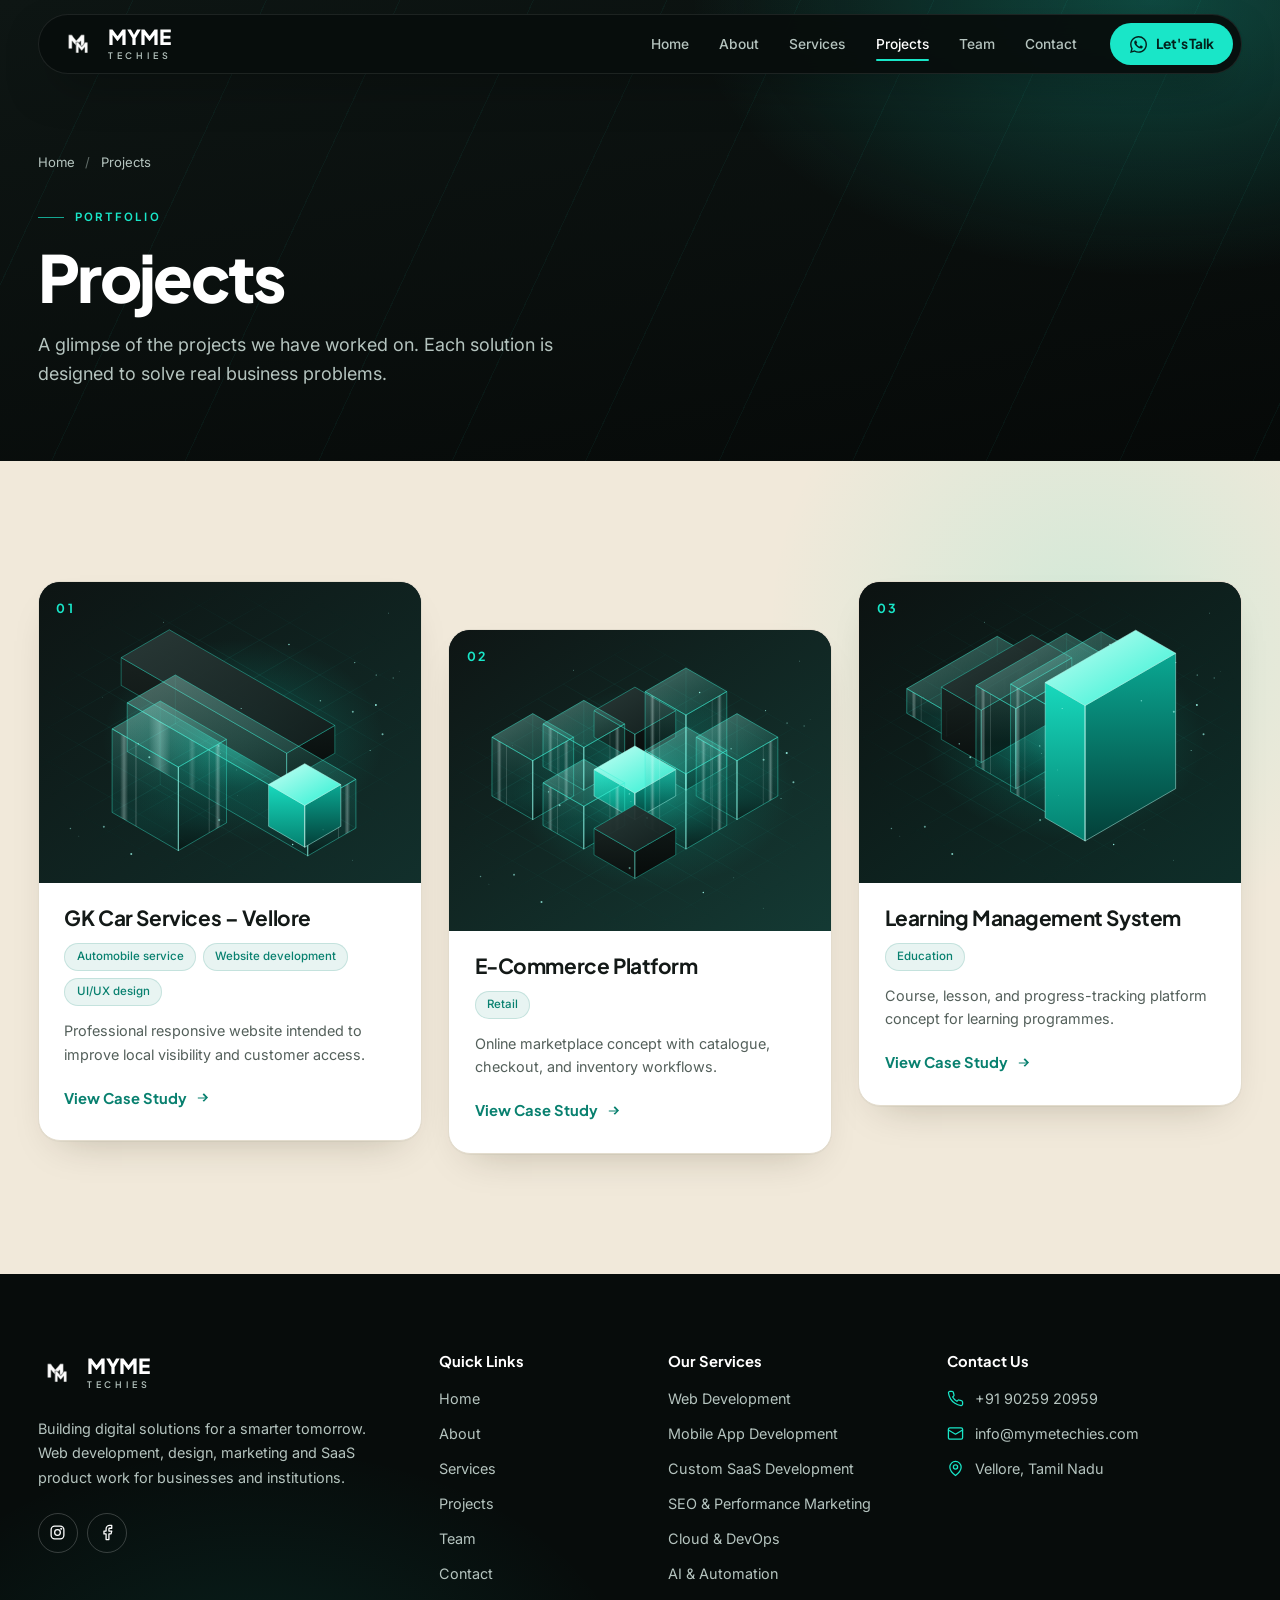
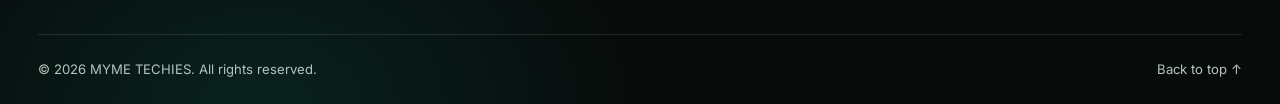
<file: projects.html>
<!DOCTYPE html>
<html lang="en">
<head>
  <meta charset="UTF-8">
  <meta name="viewport" content="width=device-width, initial-scale=1.0">
  <title>Projects — MYME TECHIES</title>
  <meta name="description" content="MYME TECHIES case studies and digital product work.">
  <meta name="theme-color" content="#0b1110">
  <noscript><style>.nav-pill{background:rgba(8,13,12,.94);border-color:rgba(255,255,255,.09)}</style></noscript>
  <link rel="icon" type="image/png" href="assets/images/brand/favicon.png">
  <link rel="preconnect" href="https://fonts.googleapis.com">
  <link rel="preconnect" href="https://fonts.gstatic.com" crossorigin>
  <link href="https://fonts.googleapis.com/css2?family=Inter:wght@400;500;600&family=Plus+Jakarta+Sans:wght@500;600;700;800&display=swap" rel="stylesheet">
  <link rel="stylesheet" href="assets/css/variables.css">
  <link rel="stylesheet" href="assets/css/components.css">
  <link rel="stylesheet" href="assets/css/sections.css">
  <link rel="stylesheet" href="assets/css/motion.css">
</head>
<body class="inner-page" data-page="projects" data-root="">
  <a href="#content" class="skip-link">Skip to main content</a>

  <header class="site-header is-solid" id="siteHeader">
    <div class="nav-pill">
      <a href="index.html#hero" class="brand" aria-label="MYME TECHIES home"><img class="brand-mark" src="assets/images/brand/logo-mark.png" width="38" height="38" alt=""><span class="brand-name">MYME <span>TECHIES</span></span></a>
      <div class="nav-cluster">
        <nav aria-label="Primary">
          <ul class="nav-links">
            <li><a class="nav-link" data-nav="home" href="index.html#hero">Home</a></li>
            <li><a class="nav-link" data-nav="about" href="index.html#about">About</a></li>
            <li><a class="nav-link" data-nav="services" href="index.html#services">Services</a></li>
            <li><a class="nav-link" data-nav="projects" href="index.html#work">Projects</a></li>
            <li><a class="nav-link" data-nav="team" href="index.html#team">Team</a></li>
            <li><a class="nav-link" data-nav="contact" href="index.html#contact">Contact</a></li>
          </ul>
        </nav>
        <a class="btn btn-teal nav-cta" data-whatsapp href="https://wa.me/919025920959?text=Hello%20MYME%20TECHIES%2C%20I%20would%20like%20to%20discuss%20a%20digital%20project.%20Please%20share%20the%20next%20step%20to%20start%20a%20conversation."><svg viewBox="0 0 24 24" aria-hidden="true" fill="currentColor"><path d="M17.47 14.38c-.3-.15-1.76-.87-2.03-.97-.27-.1-.47-.15-.67.15-.2.3-.77.97-.94 1.16-.17.2-.35.22-.64.07-.3-.15-1.26-.46-2.4-1.48-.88-.79-1.48-1.76-1.65-2.06-.17-.3-.02-.46.13-.6.13-.14.3-.35.45-.52.15-.17.2-.3.3-.5.1-.2.05-.37-.03-.52-.07-.15-.67-1.61-.92-2.2-.24-.58-.49-.5-.67-.51h-.57c-.2 0-.52.07-.8.37-.27.3-1.04 1.02-1.04 2.48 0 1.46 1.07 2.88 1.21 3.07.15.2 2.1 3.2 5.08 4.49.71.3 1.26.49 1.7.63.71.23 1.36.2 1.87.12.57-.09 1.76-.72 2-1.41.25-.7.25-1.29.17-1.41-.07-.12-.27-.2-.57-.35M12.05 21.79h-.01a9.87 9.87 0 0 1-5.03-1.38l-.36-.21-3.74.98 1-3.65-.24-.37a9.86 9.86 0 0 1-1.51-5.26c0-5.45 4.44-9.88 9.89-9.88 2.64 0 5.12 1.03 6.99 2.9a9.83 9.83 0 0 1 2.89 6.99c0 5.45-4.44 9.88-9.88 9.88m8.41-18.3A11.8 11.8 0 0 0 12.05 0C5.5 0 .16 5.34.16 11.89c0 2.1.55 4.14 1.59 5.95L.06 24l6.3-1.65a11.9 11.9 0 0 0 5.69 1.45h.01c6.55 0 11.89-5.34 11.89-11.89 0-3.18-1.24-6.17-3.48-8.41Z"/></svg>Let's Talk</a>
        <button class="menu-toggle" id="menuToggle" type="button" aria-label="Open menu" aria-expanded="false" aria-controls="mobileMenu">
          <span></span><span></span><span></span>
        </button>
      </div>
    </div>
  </header>

  <div class="menu-overlay" id="mobileMenu" hidden role="dialog" aria-label="Menu">
    <div class="menu-overlay-top">
      <a href="index.html#hero" class="brand" aria-label="MYME TECHIES home"><img class="brand-mark" src="assets/images/brand/logo-mark.png" width="38" height="38" alt=""><span class="brand-name">MYME <span>TECHIES</span></span></a>
      <button class="menu-close" id="menuClose" type="button" aria-label="Close menu">&times;</button>
    </div>
    <nav class="menu-overlay-links" aria-label="Mobile">
      <a href="index.html#hero">Home</a>
      <a href="index.html#about">About</a>
      <a href="index.html#services">Services</a>
      <a href="index.html#work">Projects</a>
      <a href="index.html#team">Team</a>
      <a href="index.html#contact">Contact</a>
    </nav>
    <a class="btn btn-teal btn-lg" data-whatsapp href="https://wa.me/919025920959?text=Hello%20MYME%20TECHIES%2C%20I%20would%20like%20to%20discuss%20a%20digital%20project.%20Please%20share%20the%20next%20step%20to%20start%20a%20conversation."><svg viewBox="0 0 24 24" aria-hidden="true" fill="currentColor"><path d="M17.47 14.38c-.3-.15-1.76-.87-2.03-.97-.27-.1-.47-.15-.67.15-.2.3-.77.97-.94 1.16-.17.2-.35.22-.64.07-.3-.15-1.26-.46-2.4-1.48-.88-.79-1.48-1.76-1.65-2.06-.17-.3-.02-.46.13-.6.13-.14.3-.35.45-.52.15-.17.2-.3.3-.5.1-.2.05-.37-.03-.52-.07-.15-.67-1.61-.92-2.2-.24-.58-.49-.5-.67-.51h-.57c-.2 0-.52.07-.8.37-.27.3-1.04 1.02-1.04 2.48 0 1.46 1.07 2.88 1.21 3.07.15.2 2.1 3.2 5.08 4.49.71.3 1.26.49 1.7.63.71.23 1.36.2 1.87.12.57-.09 1.76-.72 2-1.41.25-.7.25-1.29.17-1.41-.07-.12-.27-.2-.57-.35M12.05 21.79h-.01a9.87 9.87 0 0 1-5.03-1.38l-.36-.21-3.74.98 1-3.65-.24-.37a9.86 9.86 0 0 1-1.51-5.26c0-5.45 4.44-9.88 9.89-9.88 2.64 0 5.12 1.03 6.99 2.9a9.83 9.83 0 0 1 2.89 6.99c0 5.45-4.44 9.88-9.88 9.88m8.41-18.3A11.8 11.8 0 0 0 12.05 0C5.5 0 .16 5.34.16 11.89c0 2.1.55 4.14 1.59 5.95L.06 24l6.3-1.65a11.9 11.9 0 0 0 5.69 1.45h.01c6.55 0 11.89-5.34 11.89-11.89 0-3.18-1.24-6.17-3.48-8.41Z"/></svg>Let's Talk on WhatsApp</a>
  </div>

  <main id="content">
    <header class="page-hero">
      <div class="wrap wrap-wide">
        <p class="crumb"><a href="index.html">Home</a> <span aria-hidden="true">/</span> Projects</p>
        <p class="section-kicker">Portfolio</p>
        <h1>Projects</h1>
        <p class="section-lead">A glimpse of the projects we have worked on. Each solution is designed to solve real business problems.</p>
      </div>
    </header>
    <section class="section work">
      <div class="wrap wrap-wide">
        <div class="work-grid" data-project-list data-stagger>
          <article class="work-card reveal">
            <a class="work-media" href="projects/gk-car-services.html" tabindex="-1" aria-hidden="true"><img src="assets/images/projects/cover-gk-car-services.svg" alt="" width="1200" height="900" loading="lazy"><span class="work-index">01</span></a>
            <div class="work-body">
              <h3>GK Car Services – Vellore</h3>
              <div class="tag-row"><span class="tag">Automobile service</span><span class="tag">Website development</span><span class="tag">UI/UX design</span></div>
              <p>Professional responsive website intended to improve local visibility and customer access.</p>
              <a class="text-link" href="projects/gk-car-services.html">View Case Study <svg class="arrow" viewBox="0 0 16 16" aria-hidden="true"><path fill="currentColor" d="M3 8h8.2L8.1 4.9 9.5 3.5 13.9 8l-4.4 4.5-1.4-1.4L11.2 9H3z"/></svg></a>
            </div>
          </article>
          <article class="work-card reveal">
            <a class="work-media" href="projects/ecommerce-platform.html" tabindex="-1" aria-hidden="true"><img src="assets/images/projects/cover-ecommerce-platform.svg" alt="" width="1200" height="900" loading="lazy"><span class="work-index">02</span></a>
            <div class="work-body">
              <h3>E-Commerce Platform</h3>
              <div class="tag-row"><span class="tag">Retail</span></div>
              <p>Online marketplace concept with catalogue, checkout, and inventory workflows.</p>
              <a class="text-link" href="projects/ecommerce-platform.html">View Case Study <svg class="arrow" viewBox="0 0 16 16" aria-hidden="true"><path fill="currentColor" d="M3 8h8.2L8.1 4.9 9.5 3.5 13.9 8l-4.4 4.5-1.4-1.4L11.2 9H3z"/></svg></a>
            </div>
          </article>
          <article class="work-card reveal">
            <a class="work-media" href="projects/learning-management-system.html" tabindex="-1" aria-hidden="true"><img src="assets/images/projects/cover-lms.svg" alt="" width="1200" height="900" loading="lazy"><span class="work-index">03</span></a>
            <div class="work-body">
              <h3>Learning Management System</h3>
              <div class="tag-row"><span class="tag">Education</span></div>
              <p>Course, lesson, and progress-tracking platform concept for learning programmes.</p>
              <a class="text-link" href="projects/learning-management-system.html">View Case Study <svg class="arrow" viewBox="0 0 16 16" aria-hidden="true"><path fill="currentColor" d="M3 8h8.2L8.1 4.9 9.5 3.5 13.9 8l-4.4 4.5-1.4-1.4L11.2 9H3z"/></svg></a>
            </div>
          </article>
        </div>
        <div class="projects-empty" data-projects-empty hidden>
          <p>There are no published case studies yet. If you have a product in mind, start with services or a WhatsApp enquiry.</p>
          <a class="text-link" href="services.html">View all services <svg class="arrow" viewBox="0 0 16 16" aria-hidden="true"><path fill="currentColor" d="M3 8h8.2L8.1 4.9 9.5 3.5 13.9 8l-4.4 4.5-1.4-1.4L11.2 9H3z"/></svg></a>
        </div>
      </div>
    </section>
  </main>

  <footer class="site-footer" id="footer">
    <div class="wrap wrap-wide">
      <div class="footer-grid">
        <div>
          <a href="index.html#hero" class="brand" aria-label="MYME TECHIES home"><img class="brand-mark" src="assets/images/brand/logo-mark.png" width="38" height="38" alt=""><span class="brand-name">MYME <span>TECHIES</span></span></a>
          <p class="footer-blurb">Building digital solutions for a smarter tomorrow. Web development, design, marketing and SaaS product work for businesses and institutions.</p>
          <div class="social-row" data-social-row>
            <a class="social-link" data-social="instagram" href="https://www.instagram.com/myme.digitalhub?igsh=bm54YjR5YThnMXZj" target="_blank" rel="noopener noreferrer" aria-label="Instagram"><svg viewBox="0 0 24 24" fill="none" stroke="currentColor" stroke-width="1.8" stroke-linecap="round" stroke-linejoin="round" aria-hidden="true"><rect x="3" y="3" width="18" height="18" rx="5"/><circle cx="12" cy="12" r="4"/><circle cx="17.3" cy="6.7" r=".6" fill="currentColor"/></svg></a>
            <a class="social-link" data-social="facebook" href="https://www.facebook.com/share/1HmyNrv4rA" target="_blank" rel="noopener noreferrer" aria-label="Facebook"><svg viewBox="0 0 24 24" fill="none" stroke="currentColor" stroke-width="1.8" stroke-linecap="round" stroke-linejoin="round" aria-hidden="true"><path d="M18 2h-3a5 5 0 0 0-5 5v3H7v4h3v8h4v-8h3l1-4h-4V7a1 1 0 0 1 1-1h3z"/></svg></a>
          </div>
        </div>
        <div>
          <h2 class="footer-title">Quick Links</h2>
          <ul class="footer-list">
            <li><a href="index.html#hero">Home</a></li>
            <li><a href="index.html#about">About</a></li>
            <li><a href="index.html#services">Services</a></li>
            <li><a href="index.html#work">Projects</a></li>
            <li><a href="index.html#team">Team</a></li>
            <li><a href="index.html#contact">Contact</a></li>
          </ul>
        </div>
        <div>
          <h2 class="footer-title">Our Services</h2>
          <ul class="footer-list">
            <li><a href="services.html#web-development">Web Development</a></li>
            <li><a href="services.html#mobile-apps">Mobile App Development</a></li>
            <li><a href="services.html#custom-saas">Custom SaaS Development</a></li>
            <li><a href="services.html#seo-performance">SEO &amp; Performance Marketing</a></li>
            <li><a href="services.html#cloud-devops">Cloud &amp; DevOps</a></li>
            <li><a href="services.html#ai-automation">AI &amp; Automation</a></li>
          </ul>
        </div>
        <div>
          <h2 class="footer-title">Contact Us</h2>
          <ul class="footer-list footer-contact">
            <li><svg viewBox="0 0 24 24" fill="none" stroke="currentColor" stroke-width="1.8" stroke-linecap="round" stroke-linejoin="round" aria-hidden="true"><path d="M22 16.9v3a2 2 0 0 1-2.2 2 19.8 19.8 0 0 1-8.6-3.1 19.5 19.5 0 0 1-6-6A19.8 19.8 0 0 1 2.1 4.2 2 2 0 0 1 4.1 2h3a2 2 0 0 1 2 1.7c.1 1 .4 1.9.7 2.8a2 2 0 0 1-.5 2.1L8 9.9a16 16 0 0 0 6 6l1.3-1.3a2 2 0 0 1 2.1-.4c.9.3 1.8.6 2.8.7a2 2 0 0 1 1.7 2z"/></svg><a data-bind="phoneDisplay" href="tel:+919025920959">+91 90259 20959</a></li>
            <li><svg viewBox="0 0 24 24" fill="none" stroke="currentColor" stroke-width="1.8" stroke-linecap="round" stroke-linejoin="round" aria-hidden="true"><rect x="2" y="4" width="20" height="16" rx="2"/><path d="m22 7-10 6L2 7"/></svg><a data-bind="email" href="mailto:info@mymetechies.com">info@mymetechies.com</a></li>
            <li><svg viewBox="0 0 24 24" fill="none" stroke="currentColor" stroke-width="1.8" stroke-linecap="round" stroke-linejoin="round" aria-hidden="true"><path d="M20 10c0 6-8 12-8 12S4 16 4 10a8 8 0 0 1 16 0z"/><circle cx="12" cy="10" r="3"/></svg><span data-bind="location">Vellore, Tamil Nadu</span></li>
          </ul>
        </div>
      </div>
      <div class="footer-bottom">
        <div>&copy; <span data-year>2026</span> MYME TECHIES. All rights reserved.</div>
        <div><a href="index.html#hero">Back to top &uarr;</a></div>
      </div>
    </div>
  </footer>

  <script src="assets/js/site-config.js"></script>
  <script src="assets/js/main.js"></script>
</body>
</html>
</file>
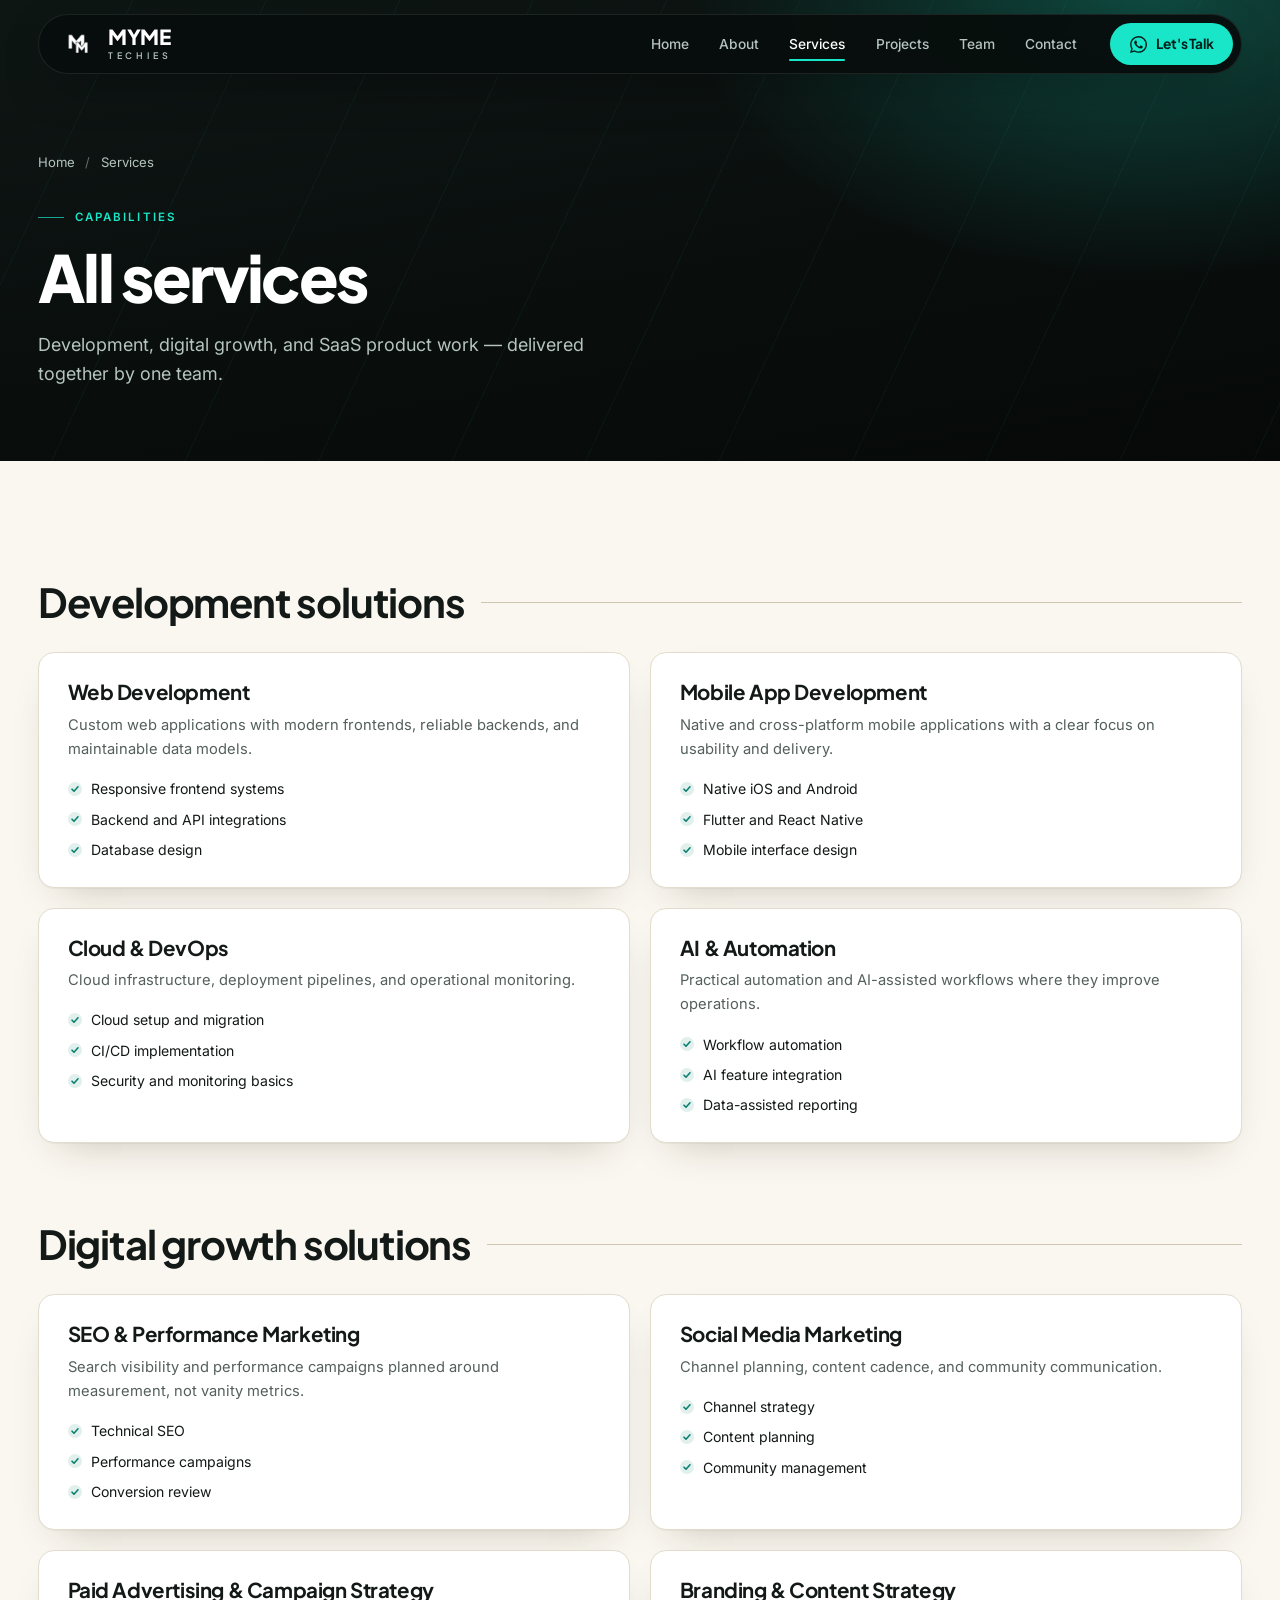
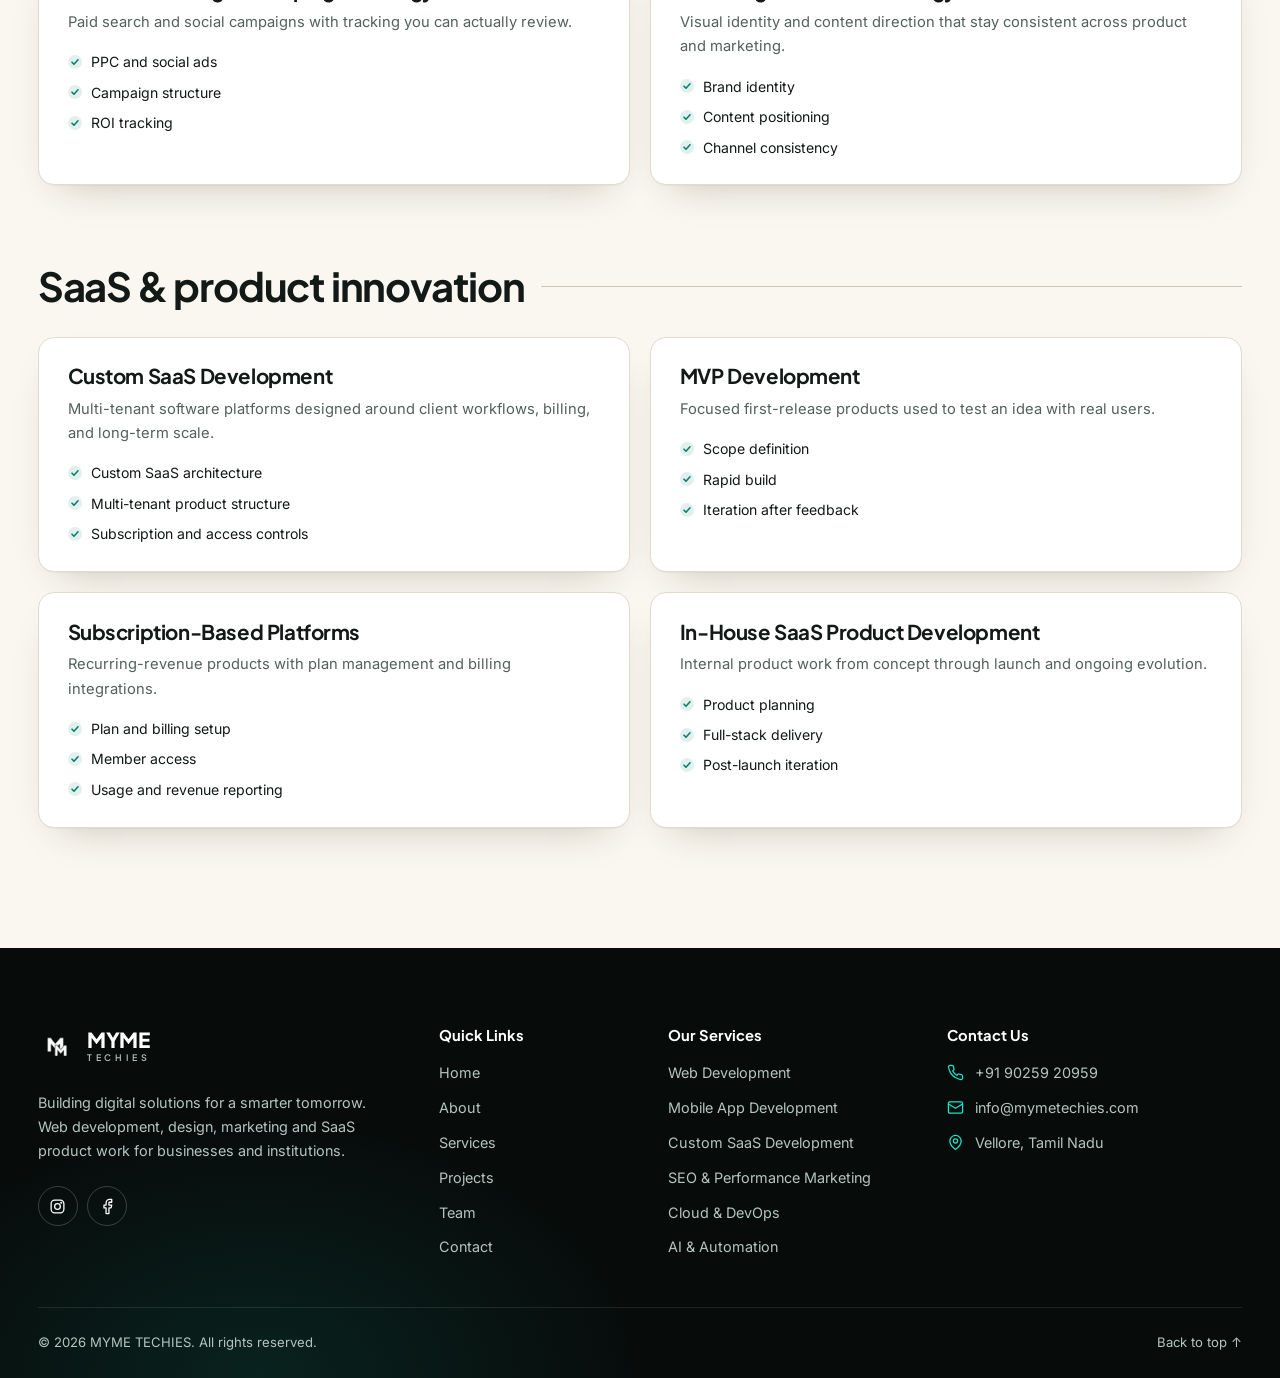
<file: services.html>
<!DOCTYPE html>
<html lang="en">
<head>
  <meta charset="UTF-8">
  <meta name="viewport" content="width=device-width, initial-scale=1.0">
  <title>Services — MYME TECHIES</title>
  <meta name="description" content="The full MYME TECHIES service list: development, digital growth, and SaaS product work.">
  <meta name="theme-color" content="#0b1110">
  <noscript><style>.nav-pill{background:rgba(8,13,12,.94);border-color:rgba(255,255,255,.09)}</style></noscript>
  <link rel="icon" type="image/png" href="assets/images/brand/favicon.png">
  <link rel="preconnect" href="https://fonts.googleapis.com">
  <link rel="preconnect" href="https://fonts.gstatic.com" crossorigin>
  <link href="https://fonts.googleapis.com/css2?family=Inter:wght@400;500;600&family=Plus+Jakarta+Sans:wght@500;600;700;800&display=swap" rel="stylesheet">
  <link rel="stylesheet" href="assets/css/variables.css">
  <link rel="stylesheet" href="assets/css/components.css">
  <link rel="stylesheet" href="assets/css/sections.css">
  <link rel="stylesheet" href="assets/css/motion.css">
</head>
<body class="inner-page" data-page="services" data-root="">
  <a href="#content" class="skip-link">Skip to main content</a>

  <header class="site-header is-solid" id="siteHeader">
    <div class="nav-pill">
      <a href="index.html#hero" class="brand" aria-label="MYME TECHIES home"><img class="brand-mark" src="assets/images/brand/logo-mark.png" width="38" height="38" alt=""><span class="brand-name">MYME <span>TECHIES</span></span></a>
      <div class="nav-cluster">
        <nav aria-label="Primary">
          <ul class="nav-links">
            <li><a class="nav-link" data-nav="home" href="index.html#hero">Home</a></li>
            <li><a class="nav-link" data-nav="about" href="index.html#about">About</a></li>
            <li><a class="nav-link" data-nav="services" href="index.html#services">Services</a></li>
            <li><a class="nav-link" data-nav="projects" href="index.html#work">Projects</a></li>
            <li><a class="nav-link" data-nav="team" href="index.html#team">Team</a></li>
            <li><a class="nav-link" data-nav="contact" href="index.html#contact">Contact</a></li>
          </ul>
        </nav>
        <a class="btn btn-teal nav-cta" data-whatsapp href="https://wa.me/919025920959?text=Hello%20MYME%20TECHIES%2C%20I%20would%20like%20to%20discuss%20a%20digital%20project.%20Please%20share%20the%20next%20step%20to%20start%20a%20conversation."><svg viewBox="0 0 24 24" aria-hidden="true" fill="currentColor"><path d="M17.47 14.38c-.3-.15-1.76-.87-2.03-.97-.27-.1-.47-.15-.67.15-.2.3-.77.97-.94 1.16-.17.2-.35.22-.64.07-.3-.15-1.26-.46-2.4-1.48-.88-.79-1.48-1.76-1.65-2.06-.17-.3-.02-.46.13-.6.13-.14.3-.35.45-.52.15-.17.2-.3.3-.5.1-.2.05-.37-.03-.52-.07-.15-.67-1.61-.92-2.2-.24-.58-.49-.5-.67-.51h-.57c-.2 0-.52.07-.8.37-.27.3-1.04 1.02-1.04 2.48 0 1.46 1.07 2.88 1.21 3.07.15.2 2.1 3.2 5.08 4.49.71.3 1.26.49 1.7.63.71.23 1.36.2 1.87.12.57-.09 1.76-.72 2-1.41.25-.7.25-1.29.17-1.41-.07-.12-.27-.2-.57-.35M12.05 21.79h-.01a9.87 9.87 0 0 1-5.03-1.38l-.36-.21-3.74.98 1-3.65-.24-.37a9.86 9.86 0 0 1-1.51-5.26c0-5.45 4.44-9.88 9.89-9.88 2.64 0 5.12 1.03 6.99 2.9a9.83 9.83 0 0 1 2.89 6.99c0 5.45-4.44 9.88-9.88 9.88m8.41-18.3A11.8 11.8 0 0 0 12.05 0C5.5 0 .16 5.34.16 11.89c0 2.1.55 4.14 1.59 5.95L.06 24l6.3-1.65a11.9 11.9 0 0 0 5.69 1.45h.01c6.55 0 11.89-5.34 11.89-11.89 0-3.18-1.24-6.17-3.48-8.41Z"/></svg>Let's Talk</a>
        <button class="menu-toggle" id="menuToggle" type="button" aria-label="Open menu" aria-expanded="false" aria-controls="mobileMenu">
          <span></span><span></span><span></span>
        </button>
      </div>
    </div>
  </header>

  <div class="menu-overlay" id="mobileMenu" hidden role="dialog" aria-label="Menu">
    <div class="menu-overlay-top">
      <a href="index.html#hero" class="brand" aria-label="MYME TECHIES home"><img class="brand-mark" src="assets/images/brand/logo-mark.png" width="38" height="38" alt=""><span class="brand-name">MYME <span>TECHIES</span></span></a>
      <button class="menu-close" id="menuClose" type="button" aria-label="Close menu">&times;</button>
    </div>
    <nav class="menu-overlay-links" aria-label="Mobile">
      <a href="index.html#hero">Home</a>
      <a href="index.html#about">About</a>
      <a href="index.html#services">Services</a>
      <a href="index.html#work">Projects</a>
      <a href="index.html#team">Team</a>
      <a href="index.html#contact">Contact</a>
    </nav>
    <a class="btn btn-teal btn-lg" data-whatsapp href="https://wa.me/919025920959?text=Hello%20MYME%20TECHIES%2C%20I%20would%20like%20to%20discuss%20a%20digital%20project.%20Please%20share%20the%20next%20step%20to%20start%20a%20conversation."><svg viewBox="0 0 24 24" aria-hidden="true" fill="currentColor"><path d="M17.47 14.38c-.3-.15-1.76-.87-2.03-.97-.27-.1-.47-.15-.67.15-.2.3-.77.97-.94 1.16-.17.2-.35.22-.64.07-.3-.15-1.26-.46-2.4-1.48-.88-.79-1.48-1.76-1.65-2.06-.17-.3-.02-.46.13-.6.13-.14.3-.35.45-.52.15-.17.2-.3.3-.5.1-.2.05-.37-.03-.52-.07-.15-.67-1.61-.92-2.2-.24-.58-.49-.5-.67-.51h-.57c-.2 0-.52.07-.8.37-.27.3-1.04 1.02-1.04 2.48 0 1.46 1.07 2.88 1.21 3.07.15.2 2.1 3.2 5.08 4.49.71.3 1.26.49 1.7.63.71.23 1.36.2 1.87.12.57-.09 1.76-.72 2-1.41.25-.7.25-1.29.17-1.41-.07-.12-.27-.2-.57-.35M12.05 21.79h-.01a9.87 9.87 0 0 1-5.03-1.38l-.36-.21-3.74.98 1-3.65-.24-.37a9.86 9.86 0 0 1-1.51-5.26c0-5.45 4.44-9.88 9.89-9.88 2.64 0 5.12 1.03 6.99 2.9a9.83 9.83 0 0 1 2.89 6.99c0 5.45-4.44 9.88-9.88 9.88m8.41-18.3A11.8 11.8 0 0 0 12.05 0C5.5 0 .16 5.34.16 11.89c0 2.1.55 4.14 1.59 5.95L.06 24l6.3-1.65a11.9 11.9 0 0 0 5.69 1.45h.01c6.55 0 11.89-5.34 11.89-11.89 0-3.18-1.24-6.17-3.48-8.41Z"/></svg>Let's Talk on WhatsApp</a>
  </div>

  <main id="content">
    <header class="page-hero">
      <div class="wrap wrap-wide">
        <p class="crumb"><a href="index.html">Home</a> <span aria-hidden="true">/</span> Services</p>
        <p class="section-kicker">Capabilities</p>
        <h1>All services</h1>
        <p class="section-lead">Development, digital growth, and SaaS product work — delivered together by one team.</p>
      </div>
    </header>
    <section class="section bg-cream">
      <div class="wrap wrap-wide service-list">
        <div class="service-group" id="development">
          <h2>Development solutions</h2>
          <div class="service-group-grid" data-stagger>
            <article class="service-row reveal" id="web-development">
              <h3>Web Development</h3>
              <p>Custom web applications with modern frontends, reliable backends, and maintainable data models.</p>
              <ul>
                <li>Responsive frontend systems</li>
                <li>Backend and API integrations</li>
                <li>Database design</li>
              </ul>
            </article>
            <article class="service-row reveal" id="mobile-apps">
              <h3>Mobile App Development</h3>
              <p>Native and cross-platform mobile applications with a clear focus on usability and delivery.</p>
              <ul>
                <li>Native iOS and Android</li>
                <li>Flutter and React Native</li>
                <li>Mobile interface design</li>
              </ul>
            </article>
            <article class="service-row reveal" id="cloud-devops">
              <h3>Cloud &amp; DevOps</h3>
              <p>Cloud infrastructure, deployment pipelines, and operational monitoring.</p>
              <ul>
                <li>Cloud setup and migration</li>
                <li>CI/CD implementation</li>
                <li>Security and monitoring basics</li>
              </ul>
            </article>
            <article class="service-row reveal" id="ai-automation">
              <h3>AI &amp; Automation</h3>
              <p>Practical automation and AI-assisted workflows where they improve operations.</p>
              <ul>
                <li>Workflow automation</li>
                <li>AI feature integration</li>
                <li>Data-assisted reporting</li>
              </ul>
            </article>
          </div>
        </div>
        <div class="service-group" id="growth">
          <h2>Digital growth solutions</h2>
          <div class="service-group-grid" data-stagger>
            <article class="service-row reveal" id="seo-performance">
              <h3>SEO &amp; Performance Marketing</h3>
              <p>Search visibility and performance campaigns planned around measurement, not vanity metrics.</p>
              <ul>
                <li>Technical SEO</li>
                <li>Performance campaigns</li>
                <li>Conversion review</li>
              </ul>
            </article>
            <article class="service-row reveal" id="social-media">
              <h3>Social Media Marketing</h3>
              <p>Channel planning, content cadence, and community communication.</p>
              <ul>
                <li>Channel strategy</li>
                <li>Content planning</li>
                <li>Community management</li>
              </ul>
            </article>
            <article class="service-row reveal" id="paid-ads">
              <h3>Paid Advertising &amp; Campaign Strategy</h3>
              <p>Paid search and social campaigns with tracking you can actually review.</p>
              <ul>
                <li>PPC and social ads</li>
                <li>Campaign structure</li>
                <li>ROI tracking</li>
              </ul>
            </article>
            <article class="service-row reveal" id="branding-content">
              <h3>Branding &amp; Content Strategy</h3>
              <p>Visual identity and content direction that stay consistent across product and marketing.</p>
              <ul>
                <li>Brand identity</li>
                <li>Content positioning</li>
                <li>Channel consistency</li>
              </ul>
            </article>
          </div>
        </div>
        <div class="service-group" id="saas">
          <h2>SaaS &amp; product innovation</h2>
          <div class="service-group-grid" data-stagger>
            <article class="service-row reveal" id="custom-saas">
              <h3>Custom SaaS Development</h3>
              <p>Multi-tenant software platforms designed around client workflows, billing, and long-term scale.</p>
              <ul>
                <li>Custom SaaS architecture</li>
                <li>Multi-tenant product structure</li>
                <li>Subscription and access controls</li>
              </ul>
            </article>
            <article class="service-row reveal" id="mvp">
              <h3>MVP Development</h3>
              <p>Focused first-release products used to test an idea with real users.</p>
              <ul>
                <li>Scope definition</li>
                <li>Rapid build</li>
                <li>Iteration after feedback</li>
              </ul>
            </article>
            <article class="service-row reveal" id="subscription-platforms">
              <h3>Subscription-Based Platforms</h3>
              <p>Recurring-revenue products with plan management and billing integrations.</p>
              <ul>
                <li>Plan and billing setup</li>
                <li>Member access</li>
                <li>Usage and revenue reporting</li>
              </ul>
            </article>
            <article class="service-row reveal" id="in-house-saas">
              <h3>In-House SaaS Product Development</h3>
              <p>Internal product work from concept through launch and ongoing evolution.</p>
              <ul>
                <li>Product planning</li>
                <li>Full-stack delivery</li>
                <li>Post-launch iteration</li>
              </ul>
            </article>
          </div>
        </div>
      </div>
    </section>
  </main>

  <footer class="site-footer" id="footer">
    <div class="wrap wrap-wide">
      <div class="footer-grid">
        <div>
          <a href="index.html#hero" class="brand" aria-label="MYME TECHIES home"><img class="brand-mark" src="assets/images/brand/logo-mark.png" width="38" height="38" alt=""><span class="brand-name">MYME <span>TECHIES</span></span></a>
          <p class="footer-blurb">Building digital solutions for a smarter tomorrow. Web development, design, marketing and SaaS product work for businesses and institutions.</p>
          <div class="social-row" data-social-row>
            <a class="social-link" data-social="instagram" href="https://www.instagram.com/myme.digitalhub?igsh=bm54YjR5YThnMXZj" target="_blank" rel="noopener noreferrer" aria-label="Instagram"><svg viewBox="0 0 24 24" fill="none" stroke="currentColor" stroke-width="1.8" stroke-linecap="round" stroke-linejoin="round" aria-hidden="true"><rect x="3" y="3" width="18" height="18" rx="5"/><circle cx="12" cy="12" r="4"/><circle cx="17.3" cy="6.7" r=".6" fill="currentColor"/></svg></a>
            <a class="social-link" data-social="facebook" href="https://www.facebook.com/share/1HmyNrv4rA" target="_blank" rel="noopener noreferrer" aria-label="Facebook"><svg viewBox="0 0 24 24" fill="none" stroke="currentColor" stroke-width="1.8" stroke-linecap="round" stroke-linejoin="round" aria-hidden="true"><path d="M18 2h-3a5 5 0 0 0-5 5v3H7v4h3v8h4v-8h3l1-4h-4V7a1 1 0 0 1 1-1h3z"/></svg></a>
          </div>
        </div>
        <div>
          <h2 class="footer-title">Quick Links</h2>
          <ul class="footer-list">
            <li><a href="index.html#hero">Home</a></li>
            <li><a href="index.html#about">About</a></li>
            <li><a href="index.html#services">Services</a></li>
            <li><a href="index.html#work">Projects</a></li>
            <li><a href="index.html#team">Team</a></li>
            <li><a href="index.html#contact">Contact</a></li>
          </ul>
        </div>
        <div>
          <h2 class="footer-title">Our Services</h2>
          <ul class="footer-list">
            <li><a href="services.html#web-development">Web Development</a></li>
            <li><a href="services.html#mobile-apps">Mobile App Development</a></li>
            <li><a href="services.html#custom-saas">Custom SaaS Development</a></li>
            <li><a href="services.html#seo-performance">SEO &amp; Performance Marketing</a></li>
            <li><a href="services.html#cloud-devops">Cloud &amp; DevOps</a></li>
            <li><a href="services.html#ai-automation">AI &amp; Automation</a></li>
          </ul>
        </div>
        <div>
          <h2 class="footer-title">Contact Us</h2>
          <ul class="footer-list footer-contact">
            <li><svg viewBox="0 0 24 24" fill="none" stroke="currentColor" stroke-width="1.8" stroke-linecap="round" stroke-linejoin="round" aria-hidden="true"><path d="M22 16.9v3a2 2 0 0 1-2.2 2 19.8 19.8 0 0 1-8.6-3.1 19.5 19.5 0 0 1-6-6A19.8 19.8 0 0 1 2.1 4.2 2 2 0 0 1 4.1 2h3a2 2 0 0 1 2 1.7c.1 1 .4 1.9.7 2.8a2 2 0 0 1-.5 2.1L8 9.9a16 16 0 0 0 6 6l1.3-1.3a2 2 0 0 1 2.1-.4c.9.3 1.8.6 2.8.7a2 2 0 0 1 1.7 2z"/></svg><a data-bind="phoneDisplay" href="tel:+919025920959">+91 90259 20959</a></li>
            <li><svg viewBox="0 0 24 24" fill="none" stroke="currentColor" stroke-width="1.8" stroke-linecap="round" stroke-linejoin="round" aria-hidden="true"><rect x="2" y="4" width="20" height="16" rx="2"/><path d="m22 7-10 6L2 7"/></svg><a data-bind="email" href="mailto:info@mymetechies.com">info@mymetechies.com</a></li>
            <li><svg viewBox="0 0 24 24" fill="none" stroke="currentColor" stroke-width="1.8" stroke-linecap="round" stroke-linejoin="round" aria-hidden="true"><path d="M20 10c0 6-8 12-8 12S4 16 4 10a8 8 0 0 1 16 0z"/><circle cx="12" cy="10" r="3"/></svg><span data-bind="location">Vellore, Tamil Nadu</span></li>
          </ul>
        </div>
      </div>
      <div class="footer-bottom">
        <div>&copy; <span data-year>2026</span> MYME TECHIES. All rights reserved.</div>
        <div><a href="index.html#hero">Back to top &uarr;</a></div>
      </div>
    </div>
  </footer>

  <script src="assets/js/site-config.js"></script>
  <script src="assets/js/main.js"></script>
</body>
</html>
</file>
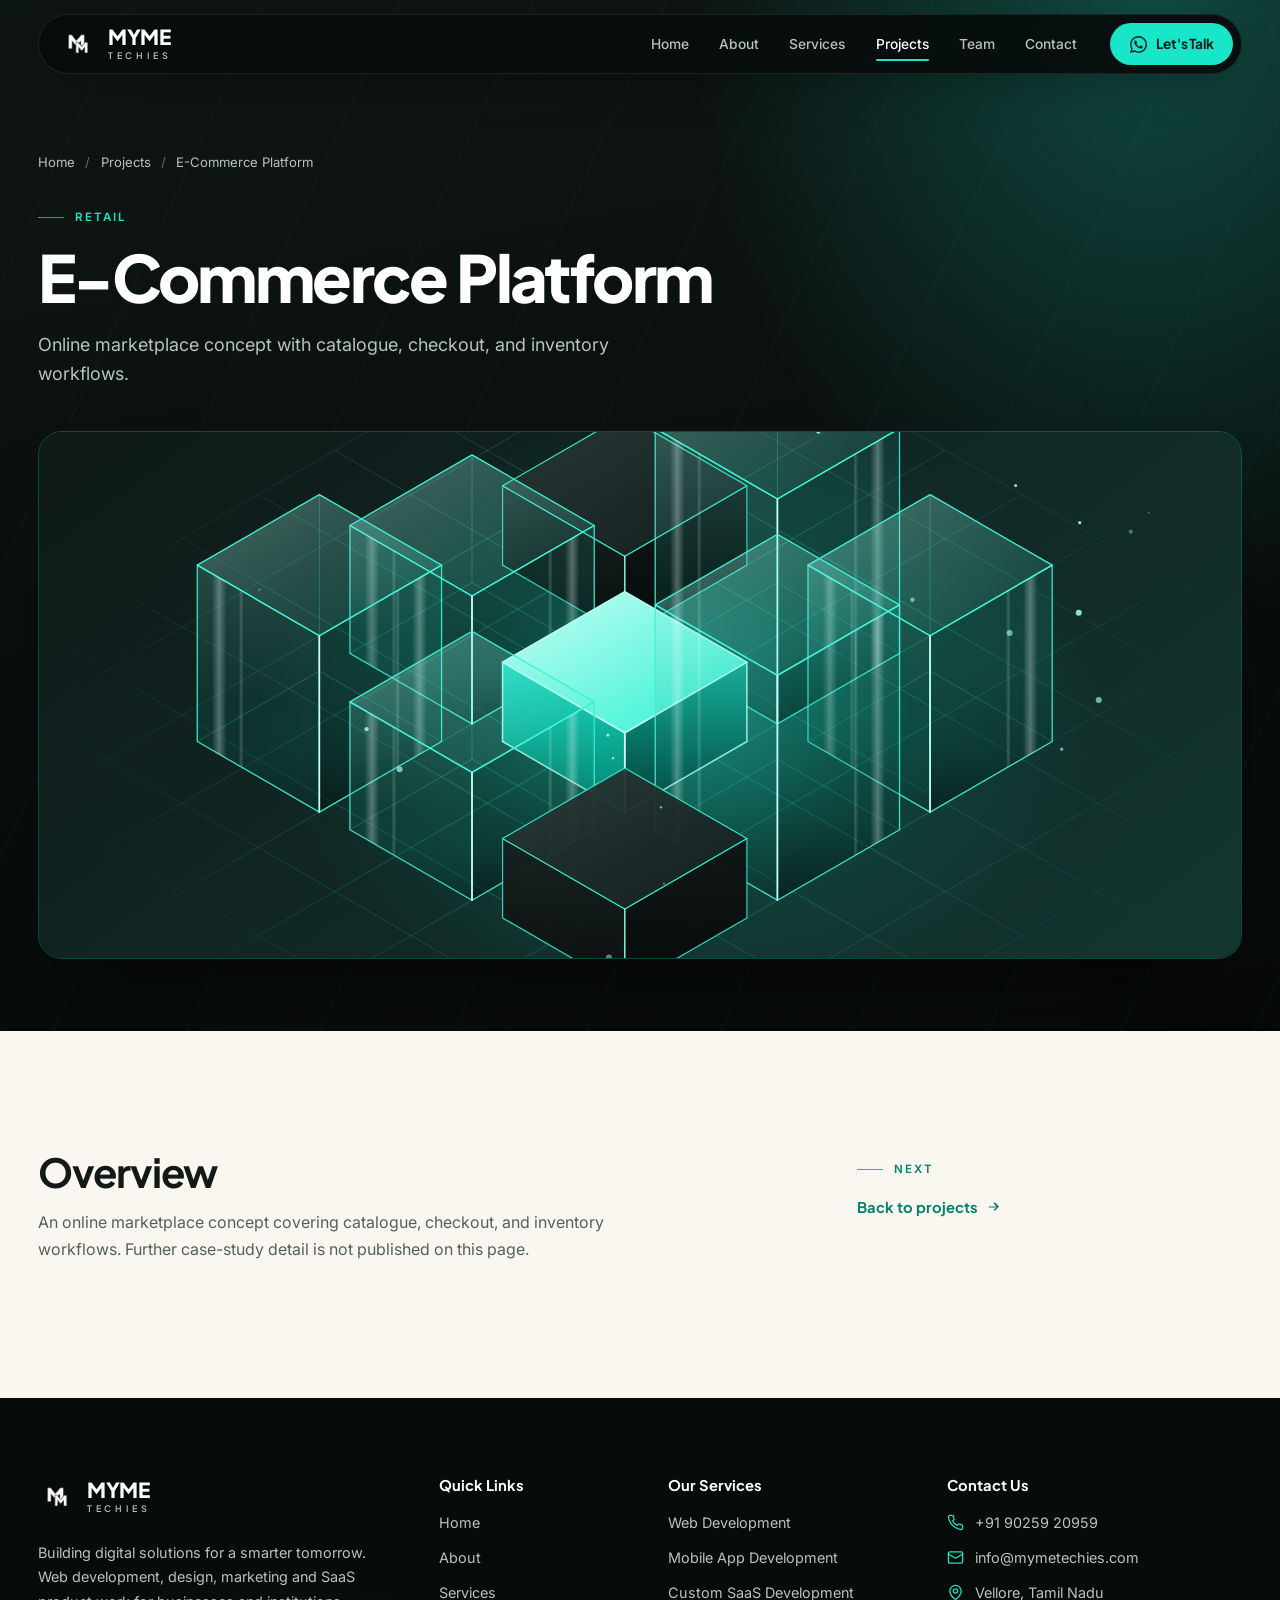
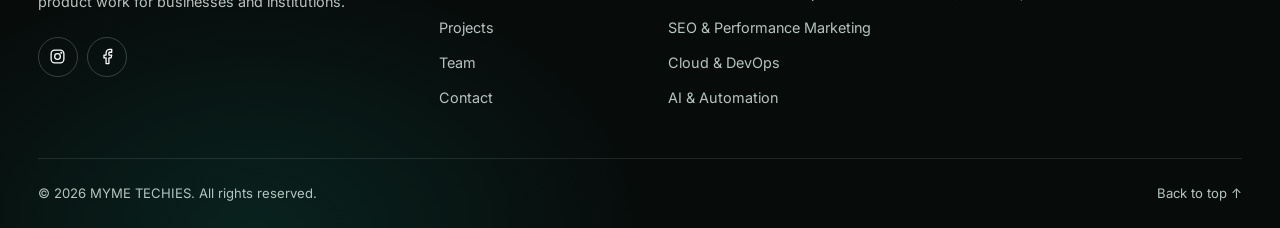
<file: projects/ecommerce-platform.html>
<!DOCTYPE html>
<html lang="en">
<head>
  <meta charset="UTF-8">
  <meta name="viewport" content="width=device-width, initial-scale=1.0">
  <title>E-Commerce Platform — MYME TECHIES</title>
  <meta name="description" content="Case study: E-Commerce Platform.">
  <meta name="theme-color" content="#0b1110">
  <meta name="robots" content="noindex, nofollow">
  <noscript><style>.nav-pill{background:rgba(8,13,12,.94);border-color:rgba(255,255,255,.09)}</style></noscript>
  <link rel="icon" type="image/png" href="../assets/images/brand/favicon.png">
  <link rel="preconnect" href="https://fonts.googleapis.com">
  <link rel="preconnect" href="https://fonts.gstatic.com" crossorigin>
  <link href="https://fonts.googleapis.com/css2?family=Inter:wght@400;500;600&family=Plus+Jakarta+Sans:wght@500;600;700;800&display=swap" rel="stylesheet">
  <link rel="stylesheet" href="../assets/css/variables.css">
  <link rel="stylesheet" href="../assets/css/components.css">
  <link rel="stylesheet" href="../assets/css/sections.css">
  <link rel="stylesheet" href="../assets/css/motion.css">
</head>
<body class="inner-page" data-page="case" data-root="../">
  <a href="#content" class="skip-link">Skip to main content</a>

  <header class="site-header is-solid" id="siteHeader">
    <div class="nav-pill">
      <a href="../index.html#hero" class="brand" aria-label="MYME TECHIES home"><img class="brand-mark" src="../assets/images/brand/logo-mark.png" width="38" height="38" alt=""><span class="brand-name">MYME <span>TECHIES</span></span></a>
      <div class="nav-cluster">
        <nav aria-label="Primary">
          <ul class="nav-links">
            <li><a class="nav-link" data-nav="home" href="../index.html#hero">Home</a></li>
            <li><a class="nav-link" data-nav="about" href="../index.html#about">About</a></li>
            <li><a class="nav-link" data-nav="services" href="../index.html#services">Services</a></li>
            <li><a class="nav-link" data-nav="projects" href="../index.html#work">Projects</a></li>
            <li><a class="nav-link" data-nav="team" href="../index.html#team">Team</a></li>
            <li><a class="nav-link" data-nav="contact" href="../index.html#contact">Contact</a></li>
          </ul>
        </nav>
        <a class="btn btn-teal nav-cta" data-whatsapp href="https://wa.me/919025920959?text=Hello%20MYME%20TECHIES%2C%20I%20would%20like%20to%20discuss%20a%20digital%20project.%20Please%20share%20the%20next%20step%20to%20start%20a%20conversation."><svg viewBox="0 0 24 24" aria-hidden="true" fill="currentColor"><path d="M17.47 14.38c-.3-.15-1.76-.87-2.03-.97-.27-.1-.47-.15-.67.15-.2.3-.77.97-.94 1.16-.17.2-.35.22-.64.07-.3-.15-1.26-.46-2.4-1.48-.88-.79-1.48-1.76-1.65-2.06-.17-.3-.02-.46.13-.6.13-.14.3-.35.45-.52.15-.17.2-.3.3-.5.1-.2.05-.37-.03-.52-.07-.15-.67-1.61-.92-2.2-.24-.58-.49-.5-.67-.51h-.57c-.2 0-.52.07-.8.37-.27.3-1.04 1.02-1.04 2.48 0 1.46 1.07 2.88 1.21 3.07.15.2 2.1 3.2 5.08 4.49.71.3 1.26.49 1.7.63.71.23 1.36.2 1.87.12.57-.09 1.76-.72 2-1.41.25-.7.25-1.29.17-1.41-.07-.12-.27-.2-.57-.35M12.05 21.79h-.01a9.87 9.87 0 0 1-5.03-1.38l-.36-.21-3.74.98 1-3.65-.24-.37a9.86 9.86 0 0 1-1.51-5.26c0-5.45 4.44-9.88 9.89-9.88 2.64 0 5.12 1.03 6.99 2.9a9.83 9.83 0 0 1 2.89 6.99c0 5.45-4.44 9.88-9.88 9.88m8.41-18.3A11.8 11.8 0 0 0 12.05 0C5.5 0 .16 5.34.16 11.89c0 2.1.55 4.14 1.59 5.95L.06 24l6.3-1.65a11.9 11.9 0 0 0 5.69 1.45h.01c6.55 0 11.89-5.34 11.89-11.89 0-3.18-1.24-6.17-3.48-8.41Z"/></svg>Let's Talk</a>
        <button class="menu-toggle" id="menuToggle" type="button" aria-label="Open menu" aria-expanded="false" aria-controls="mobileMenu">
          <span></span><span></span><span></span>
        </button>
      </div>
    </div>
  </header>

  <div class="menu-overlay" id="mobileMenu" hidden role="dialog" aria-label="Menu">
    <div class="menu-overlay-top">
      <a href="../index.html#hero" class="brand" aria-label="MYME TECHIES home"><img class="brand-mark" src="../assets/images/brand/logo-mark.png" width="38" height="38" alt=""><span class="brand-name">MYME <span>TECHIES</span></span></a>
      <button class="menu-close" id="menuClose" type="button" aria-label="Close menu">&times;</button>
    </div>
    <nav class="menu-overlay-links" aria-label="Mobile">
      <a href="../index.html#hero">Home</a>
      <a href="../index.html#about">About</a>
      <a href="../index.html#services">Services</a>
      <a href="../index.html#work">Projects</a>
      <a href="../index.html#team">Team</a>
      <a href="../index.html#contact">Contact</a>
    </nav>
    <a class="btn btn-teal btn-lg" data-whatsapp href="https://wa.me/919025920959?text=Hello%20MYME%20TECHIES%2C%20I%20would%20like%20to%20discuss%20a%20digital%20project.%20Please%20share%20the%20next%20step%20to%20start%20a%20conversation."><svg viewBox="0 0 24 24" aria-hidden="true" fill="currentColor"><path d="M17.47 14.38c-.3-.15-1.76-.87-2.03-.97-.27-.1-.47-.15-.67.15-.2.3-.77.97-.94 1.16-.17.2-.35.22-.64.07-.3-.15-1.26-.46-2.4-1.48-.88-.79-1.48-1.76-1.65-2.06-.17-.3-.02-.46.13-.6.13-.14.3-.35.45-.52.15-.17.2-.3.3-.5.1-.2.05-.37-.03-.52-.07-.15-.67-1.61-.92-2.2-.24-.58-.49-.5-.67-.51h-.57c-.2 0-.52.07-.8.37-.27.3-1.04 1.02-1.04 2.48 0 1.46 1.07 2.88 1.21 3.07.15.2 2.1 3.2 5.08 4.49.71.3 1.26.49 1.7.63.71.23 1.36.2 1.87.12.57-.09 1.76-.72 2-1.41.25-.7.25-1.29.17-1.41-.07-.12-.27-.2-.57-.35M12.05 21.79h-.01a9.87 9.87 0 0 1-5.03-1.38l-.36-.21-3.74.98 1-3.65-.24-.37a9.86 9.86 0 0 1-1.51-5.26c0-5.45 4.44-9.88 9.89-9.88 2.64 0 5.12 1.03 6.99 2.9a9.83 9.83 0 0 1 2.89 6.99c0 5.45-4.44 9.88-9.88 9.88m8.41-18.3A11.8 11.8 0 0 0 12.05 0C5.5 0 .16 5.34.16 11.89c0 2.1.55 4.14 1.59 5.95L.06 24l6.3-1.65a11.9 11.9 0 0 0 5.69 1.45h.01c6.55 0 11.89-5.34 11.89-11.89 0-3.18-1.24-6.17-3.48-8.41Z"/></svg>Let's Talk on WhatsApp</a>
  </div>

  <main id="content">
    <header class="page-hero">
      <div class="wrap wrap-wide">
        <p class="crumb"><a href="../index.html">Home</a> <span aria-hidden="true">/</span> <a href="../projects.html">Projects</a> <span aria-hidden="true">/</span> E-Commerce Platform</p>
        <p class="section-kicker">Retail</p>
        <h1>E-Commerce Platform</h1>
        <p class="section-lead">Online marketplace concept with catalogue, checkout, and inventory workflows.</p>
        <div class="case-hero-image">
          <img src="../assets/images/projects/cover-ecommerce-platform.svg" alt="" width="1200" height="900">
        </div>
      </div>
    </header>
    <section class="section bg-cream">
      <div class="wrap wrap-wide case-grid">
        <div class="prose">
          <h2>Overview</h2>
          <p>An online marketplace concept covering catalogue, checkout, and inventory workflows. Further case-study detail is not published on this page.</p>
        </div>
        <aside>
          <p class="section-kicker">Next</p>
          <p class="page-note"><a class="text-link" href="../projects.html">Back to projects <svg class="arrow" viewBox="0 0 16 16" aria-hidden="true"><path fill="currentColor" d="M3 8h8.2L8.1 4.9 9.5 3.5 13.9 8l-4.4 4.5-1.4-1.4L11.2 9H3z"/></svg></a></p>
        </aside>
      </div>
    </section>
  </main>

  <footer class="site-footer" id="footer">
    <div class="wrap wrap-wide">
      <div class="footer-grid">
        <div>
          <a href="../index.html#hero" class="brand" aria-label="MYME TECHIES home"><img class="brand-mark" src="../assets/images/brand/logo-mark.png" width="38" height="38" alt=""><span class="brand-name">MYME <span>TECHIES</span></span></a>
          <p class="footer-blurb">Building digital solutions for a smarter tomorrow. Web development, design, marketing and SaaS product work for businesses and institutions.</p>
          <div class="social-row" data-social-row>
            <a class="social-link" data-social="instagram" href="https://www.instagram.com/myme.digitalhub?igsh=bm54YjR5YThnMXZj" target="_blank" rel="noopener noreferrer" aria-label="Instagram"><svg viewBox="0 0 24 24" fill="none" stroke="currentColor" stroke-width="1.8" stroke-linecap="round" stroke-linejoin="round" aria-hidden="true"><rect x="3" y="3" width="18" height="18" rx="5"/><circle cx="12" cy="12" r="4"/><circle cx="17.3" cy="6.7" r=".6" fill="currentColor"/></svg></a>
            <a class="social-link" data-social="facebook" href="https://www.facebook.com/share/1HmyNrv4rA" target="_blank" rel="noopener noreferrer" aria-label="Facebook"><svg viewBox="0 0 24 24" fill="none" stroke="currentColor" stroke-width="1.8" stroke-linecap="round" stroke-linejoin="round" aria-hidden="true"><path d="M18 2h-3a5 5 0 0 0-5 5v3H7v4h3v8h4v-8h3l1-4h-4V7a1 1 0 0 1 1-1h3z"/></svg></a>
          </div>
        </div>
        <div>
          <h2 class="footer-title">Quick Links</h2>
          <ul class="footer-list">
            <li><a href="../index.html#hero">Home</a></li>
            <li><a href="../index.html#about">About</a></li>
            <li><a href="../index.html#services">Services</a></li>
            <li><a href="../index.html#work">Projects</a></li>
            <li><a href="../index.html#team">Team</a></li>
            <li><a href="../index.html#contact">Contact</a></li>
          </ul>
        </div>
        <div>
          <h2 class="footer-title">Our Services</h2>
          <ul class="footer-list">
            <li><a href="../services.html#web-development">Web Development</a></li>
            <li><a href="../services.html#mobile-apps">Mobile App Development</a></li>
            <li><a href="../services.html#custom-saas">Custom SaaS Development</a></li>
            <li><a href="../services.html#seo-performance">SEO &amp; Performance Marketing</a></li>
            <li><a href="../services.html#cloud-devops">Cloud &amp; DevOps</a></li>
            <li><a href="../services.html#ai-automation">AI &amp; Automation</a></li>
          </ul>
        </div>
        <div>
          <h2 class="footer-title">Contact Us</h2>
          <ul class="footer-list footer-contact">
            <li><svg viewBox="0 0 24 24" fill="none" stroke="currentColor" stroke-width="1.8" stroke-linecap="round" stroke-linejoin="round" aria-hidden="true"><path d="M22 16.9v3a2 2 0 0 1-2.2 2 19.8 19.8 0 0 1-8.6-3.1 19.5 19.5 0 0 1-6-6A19.8 19.8 0 0 1 2.1 4.2 2 2 0 0 1 4.1 2h3a2 2 0 0 1 2 1.7c.1 1 .4 1.9.7 2.8a2 2 0 0 1-.5 2.1L8 9.9a16 16 0 0 0 6 6l1.3-1.3a2 2 0 0 1 2.1-.4c.9.3 1.8.6 2.8.7a2 2 0 0 1 1.7 2z"/></svg><a data-bind="phoneDisplay" href="tel:+919025920959">+91 90259 20959</a></li>
            <li><svg viewBox="0 0 24 24" fill="none" stroke="currentColor" stroke-width="1.8" stroke-linecap="round" stroke-linejoin="round" aria-hidden="true"><rect x="2" y="4" width="20" height="16" rx="2"/><path d="m22 7-10 6L2 7"/></svg><a data-bind="email" href="mailto:info@mymetechies.com">info@mymetechies.com</a></li>
            <li><svg viewBox="0 0 24 24" fill="none" stroke="currentColor" stroke-width="1.8" stroke-linecap="round" stroke-linejoin="round" aria-hidden="true"><path d="M20 10c0 6-8 12-8 12S4 16 4 10a8 8 0 0 1 16 0z"/><circle cx="12" cy="10" r="3"/></svg><span data-bind="location">Vellore, Tamil Nadu</span></li>
          </ul>
        </div>
      </div>
      <div class="footer-bottom">
        <div>&copy; <span data-year>2026</span> MYME TECHIES. All rights reserved.</div>
        <div><a href="../index.html#hero">Back to top &uarr;</a></div>
      </div>
    </div>
  </footer>

  <script src="../assets/js/site-config.js"></script>
  <script src="../assets/js/main.js"></script>
</body>
</html>
</file>
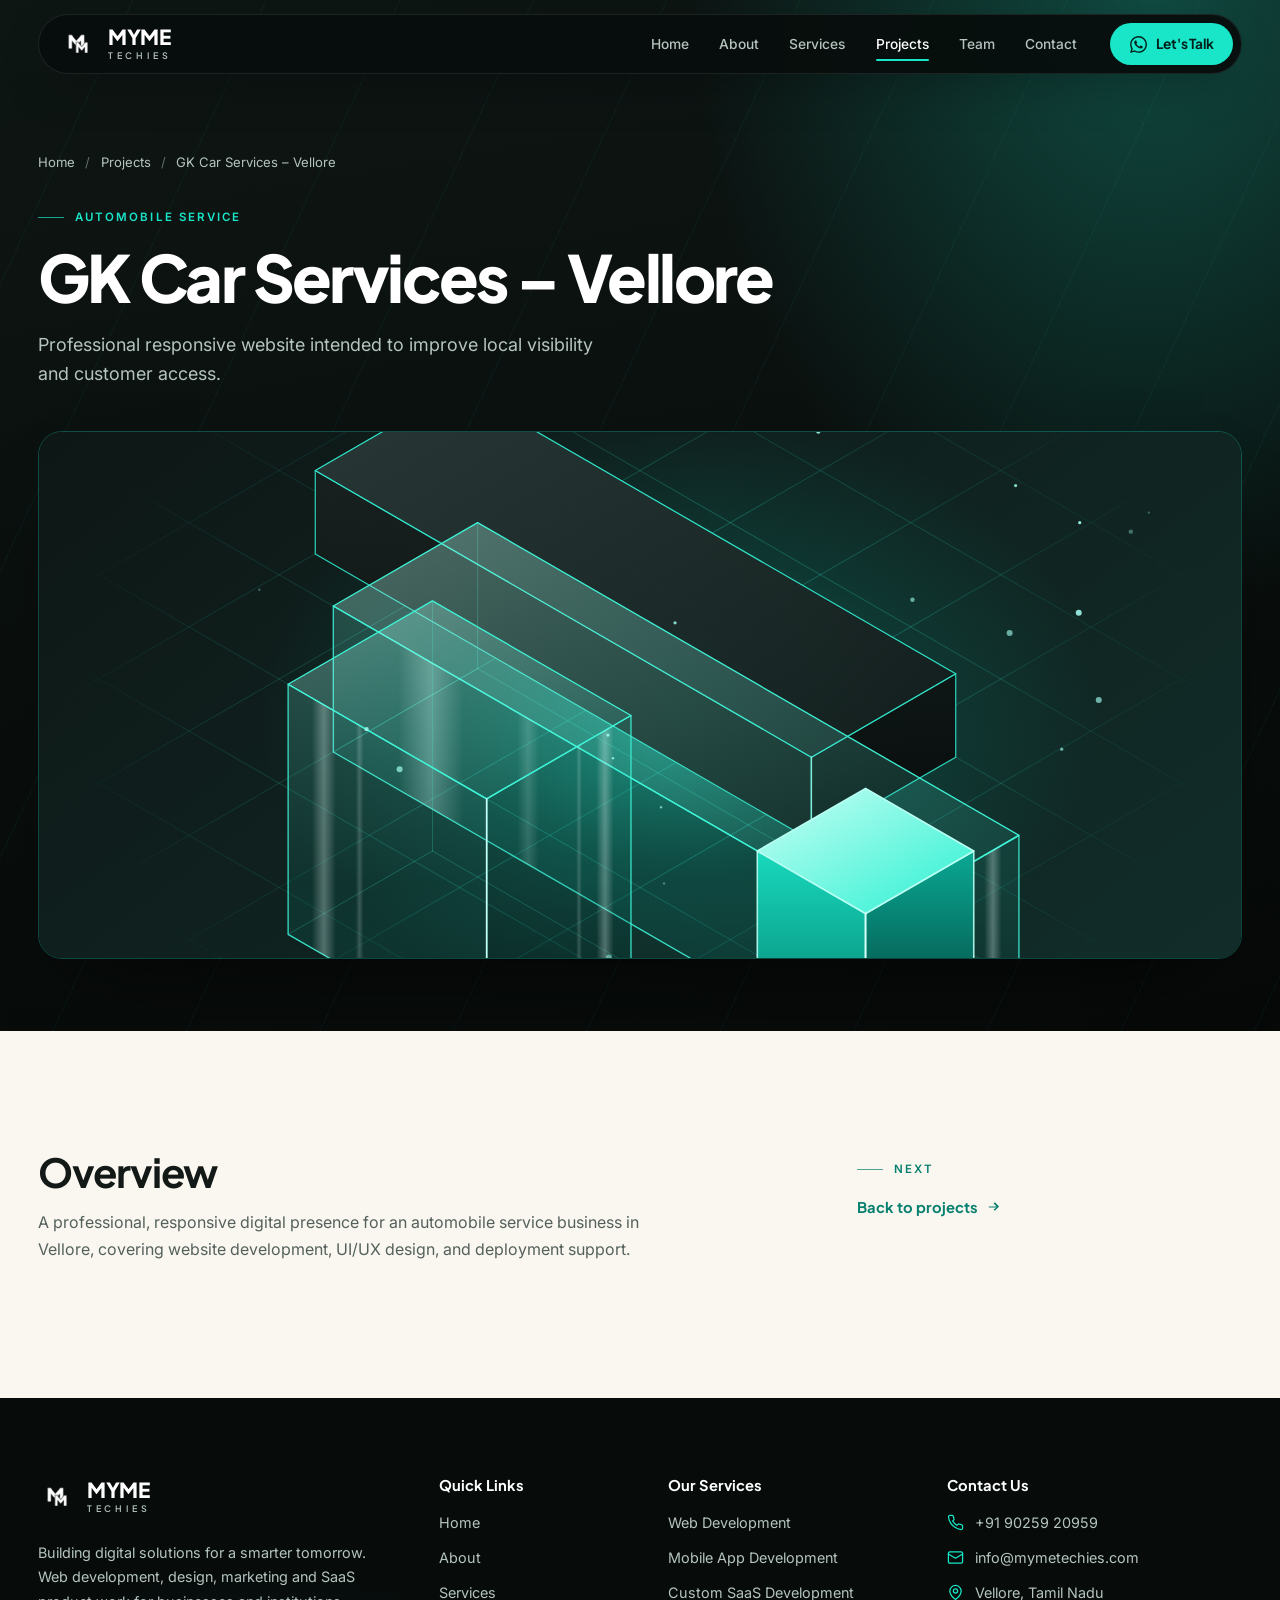
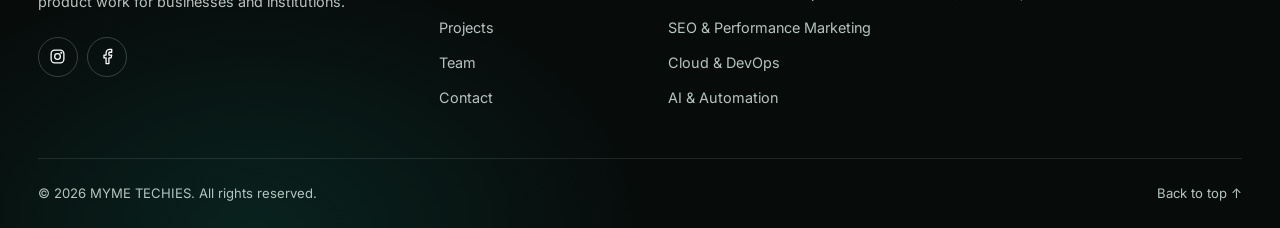
<file: projects/gk-car-services.html>
<!DOCTYPE html>
<html lang="en">
<head>
  <meta charset="UTF-8">
  <meta name="viewport" content="width=device-width, initial-scale=1.0">
  <title>GK Car Services – Vellore — MYME TECHIES</title>
  <meta name="description" content="Case study: GK Car Services – Vellore.">
  <meta name="theme-color" content="#0b1110">
  <meta name="robots" content="noindex, nofollow">
  <noscript><style>.nav-pill{background:rgba(8,13,12,.94);border-color:rgba(255,255,255,.09)}</style></noscript>
  <link rel="icon" type="image/png" href="../assets/images/brand/favicon.png">
  <link rel="preconnect" href="https://fonts.googleapis.com">
  <link rel="preconnect" href="https://fonts.gstatic.com" crossorigin>
  <link href="https://fonts.googleapis.com/css2?family=Inter:wght@400;500;600&family=Plus+Jakarta+Sans:wght@500;600;700;800&display=swap" rel="stylesheet">
  <link rel="stylesheet" href="../assets/css/variables.css">
  <link rel="stylesheet" href="../assets/css/components.css">
  <link rel="stylesheet" href="../assets/css/sections.css">
  <link rel="stylesheet" href="../assets/css/motion.css">
</head>
<body class="inner-page" data-page="case" data-root="../">
  <a href="#content" class="skip-link">Skip to main content</a>

  <header class="site-header is-solid" id="siteHeader">
    <div class="nav-pill">
      <a href="../index.html#hero" class="brand" aria-label="MYME TECHIES home"><img class="brand-mark" src="../assets/images/brand/logo-mark.png" width="38" height="38" alt=""><span class="brand-name">MYME <span>TECHIES</span></span></a>
      <div class="nav-cluster">
        <nav aria-label="Primary">
          <ul class="nav-links">
            <li><a class="nav-link" data-nav="home" href="../index.html#hero">Home</a></li>
            <li><a class="nav-link" data-nav="about" href="../index.html#about">About</a></li>
            <li><a class="nav-link" data-nav="services" href="../index.html#services">Services</a></li>
            <li><a class="nav-link" data-nav="projects" href="../index.html#work">Projects</a></li>
            <li><a class="nav-link" data-nav="team" href="../index.html#team">Team</a></li>
            <li><a class="nav-link" data-nav="contact" href="../index.html#contact">Contact</a></li>
          </ul>
        </nav>
        <a class="btn btn-teal nav-cta" data-whatsapp href="https://wa.me/919025920959?text=Hello%20MYME%20TECHIES%2C%20I%20would%20like%20to%20discuss%20a%20digital%20project.%20Please%20share%20the%20next%20step%20to%20start%20a%20conversation."><svg viewBox="0 0 24 24" aria-hidden="true" fill="currentColor"><path d="M17.47 14.38c-.3-.15-1.76-.87-2.03-.97-.27-.1-.47-.15-.67.15-.2.3-.77.97-.94 1.16-.17.2-.35.22-.64.07-.3-.15-1.26-.46-2.4-1.48-.88-.79-1.48-1.76-1.65-2.06-.17-.3-.02-.46.13-.6.13-.14.3-.35.45-.52.15-.17.2-.3.3-.5.1-.2.05-.37-.03-.52-.07-.15-.67-1.61-.92-2.2-.24-.58-.49-.5-.67-.51h-.57c-.2 0-.52.07-.8.37-.27.3-1.04 1.02-1.04 2.48 0 1.46 1.07 2.88 1.21 3.07.15.2 2.1 3.2 5.08 4.49.71.3 1.26.49 1.7.63.71.23 1.36.2 1.87.12.57-.09 1.76-.72 2-1.41.25-.7.25-1.29.17-1.41-.07-.12-.27-.2-.57-.35M12.05 21.79h-.01a9.87 9.87 0 0 1-5.03-1.38l-.36-.21-3.74.98 1-3.65-.24-.37a9.86 9.86 0 0 1-1.51-5.26c0-5.45 4.44-9.88 9.89-9.88 2.64 0 5.12 1.03 6.99 2.9a9.83 9.83 0 0 1 2.89 6.99c0 5.45-4.44 9.88-9.88 9.88m8.41-18.3A11.8 11.8 0 0 0 12.05 0C5.5 0 .16 5.34.16 11.89c0 2.1.55 4.14 1.59 5.95L.06 24l6.3-1.65a11.9 11.9 0 0 0 5.69 1.45h.01c6.55 0 11.89-5.34 11.89-11.89 0-3.18-1.24-6.17-3.48-8.41Z"/></svg>Let's Talk</a>
        <button class="menu-toggle" id="menuToggle" type="button" aria-label="Open menu" aria-expanded="false" aria-controls="mobileMenu">
          <span></span><span></span><span></span>
        </button>
      </div>
    </div>
  </header>

  <div class="menu-overlay" id="mobileMenu" hidden role="dialog" aria-label="Menu">
    <div class="menu-overlay-top">
      <a href="../index.html#hero" class="brand" aria-label="MYME TECHIES home"><img class="brand-mark" src="../assets/images/brand/logo-mark.png" width="38" height="38" alt=""><span class="brand-name">MYME <span>TECHIES</span></span></a>
      <button class="menu-close" id="menuClose" type="button" aria-label="Close menu">&times;</button>
    </div>
    <nav class="menu-overlay-links" aria-label="Mobile">
      <a href="../index.html#hero">Home</a>
      <a href="../index.html#about">About</a>
      <a href="../index.html#services">Services</a>
      <a href="../index.html#work">Projects</a>
      <a href="../index.html#team">Team</a>
      <a href="../index.html#contact">Contact</a>
    </nav>
    <a class="btn btn-teal btn-lg" data-whatsapp href="https://wa.me/919025920959?text=Hello%20MYME%20TECHIES%2C%20I%20would%20like%20to%20discuss%20a%20digital%20project.%20Please%20share%20the%20next%20step%20to%20start%20a%20conversation."><svg viewBox="0 0 24 24" aria-hidden="true" fill="currentColor"><path d="M17.47 14.38c-.3-.15-1.76-.87-2.03-.97-.27-.1-.47-.15-.67.15-.2.3-.77.97-.94 1.16-.17.2-.35.22-.64.07-.3-.15-1.26-.46-2.4-1.48-.88-.79-1.48-1.76-1.65-2.06-.17-.3-.02-.46.13-.6.13-.14.3-.35.45-.52.15-.17.2-.3.3-.5.1-.2.05-.37-.03-.52-.07-.15-.67-1.61-.92-2.2-.24-.58-.49-.5-.67-.51h-.57c-.2 0-.52.07-.8.37-.27.3-1.04 1.02-1.04 2.48 0 1.46 1.07 2.88 1.21 3.07.15.2 2.1 3.2 5.08 4.49.71.3 1.26.49 1.7.63.71.23 1.36.2 1.87.12.57-.09 1.76-.72 2-1.41.25-.7.25-1.29.17-1.41-.07-.12-.27-.2-.57-.35M12.05 21.79h-.01a9.87 9.87 0 0 1-5.03-1.38l-.36-.21-3.74.98 1-3.65-.24-.37a9.86 9.86 0 0 1-1.51-5.26c0-5.45 4.44-9.88 9.89-9.88 2.64 0 5.12 1.03 6.99 2.9a9.83 9.83 0 0 1 2.89 6.99c0 5.45-4.44 9.88-9.88 9.88m8.41-18.3A11.8 11.8 0 0 0 12.05 0C5.5 0 .16 5.34.16 11.89c0 2.1.55 4.14 1.59 5.95L.06 24l6.3-1.65a11.9 11.9 0 0 0 5.69 1.45h.01c6.55 0 11.89-5.34 11.89-11.89 0-3.18-1.24-6.17-3.48-8.41Z"/></svg>Let's Talk on WhatsApp</a>
  </div>

  <main id="content">
    <header class="page-hero">
      <div class="wrap wrap-wide">
        <p class="crumb"><a href="../index.html">Home</a> <span aria-hidden="true">/</span> <a href="../projects.html">Projects</a> <span aria-hidden="true">/</span> GK Car Services – Vellore</p>
        <p class="section-kicker">Automobile service</p>
        <h1>GK Car Services – Vellore</h1>
        <p class="section-lead">Professional responsive website intended to improve local visibility and customer access.</p>
        <div class="case-hero-image">
          <img src="../assets/images/projects/cover-gk-car-services.svg" alt="" width="1200" height="900">
        </div>
      </div>
    </header>
    <section class="section bg-cream">
      <div class="wrap wrap-wide case-grid">
        <div class="prose">
          <h2>Overview</h2>
          <p>A professional, responsive digital presence for an automobile service business in Vellore, covering website development, UI/UX design, and deployment support.</p>
        </div>
        <aside>
          <p class="section-kicker">Next</p>
          <p class="page-note"><a class="text-link" href="../projects.html">Back to projects <svg class="arrow" viewBox="0 0 16 16" aria-hidden="true"><path fill="currentColor" d="M3 8h8.2L8.1 4.9 9.5 3.5 13.9 8l-4.4 4.5-1.4-1.4L11.2 9H3z"/></svg></a></p>
        </aside>
      </div>
    </section>
  </main>

  <footer class="site-footer" id="footer">
    <div class="wrap wrap-wide">
      <div class="footer-grid">
        <div>
          <a href="../index.html#hero" class="brand" aria-label="MYME TECHIES home"><img class="brand-mark" src="../assets/images/brand/logo-mark.png" width="38" height="38" alt=""><span class="brand-name">MYME <span>TECHIES</span></span></a>
          <p class="footer-blurb">Building digital solutions for a smarter tomorrow. Web development, design, marketing and SaaS product work for businesses and institutions.</p>
          <div class="social-row" data-social-row>
            <a class="social-link" data-social="instagram" href="https://www.instagram.com/myme.digitalhub?igsh=bm54YjR5YThnMXZj" target="_blank" rel="noopener noreferrer" aria-label="Instagram"><svg viewBox="0 0 24 24" fill="none" stroke="currentColor" stroke-width="1.8" stroke-linecap="round" stroke-linejoin="round" aria-hidden="true"><rect x="3" y="3" width="18" height="18" rx="5"/><circle cx="12" cy="12" r="4"/><circle cx="17.3" cy="6.7" r=".6" fill="currentColor"/></svg></a>
            <a class="social-link" data-social="facebook" href="https://www.facebook.com/share/1HmyNrv4rA" target="_blank" rel="noopener noreferrer" aria-label="Facebook"><svg viewBox="0 0 24 24" fill="none" stroke="currentColor" stroke-width="1.8" stroke-linecap="round" stroke-linejoin="round" aria-hidden="true"><path d="M18 2h-3a5 5 0 0 0-5 5v3H7v4h3v8h4v-8h3l1-4h-4V7a1 1 0 0 1 1-1h3z"/></svg></a>
          </div>
        </div>
        <div>
          <h2 class="footer-title">Quick Links</h2>
          <ul class="footer-list">
            <li><a href="../index.html#hero">Home</a></li>
            <li><a href="../index.html#about">About</a></li>
            <li><a href="../index.html#services">Services</a></li>
            <li><a href="../index.html#work">Projects</a></li>
            <li><a href="../index.html#team">Team</a></li>
            <li><a href="../index.html#contact">Contact</a></li>
          </ul>
        </div>
        <div>
          <h2 class="footer-title">Our Services</h2>
          <ul class="footer-list">
            <li><a href="../services.html#web-development">Web Development</a></li>
            <li><a href="../services.html#mobile-apps">Mobile App Development</a></li>
            <li><a href="../services.html#custom-saas">Custom SaaS Development</a></li>
            <li><a href="../services.html#seo-performance">SEO &amp; Performance Marketing</a></li>
            <li><a href="../services.html#cloud-devops">Cloud &amp; DevOps</a></li>
            <li><a href="../services.html#ai-automation">AI &amp; Automation</a></li>
          </ul>
        </div>
        <div>
          <h2 class="footer-title">Contact Us</h2>
          <ul class="footer-list footer-contact">
            <li><svg viewBox="0 0 24 24" fill="none" stroke="currentColor" stroke-width="1.8" stroke-linecap="round" stroke-linejoin="round" aria-hidden="true"><path d="M22 16.9v3a2 2 0 0 1-2.2 2 19.8 19.8 0 0 1-8.6-3.1 19.5 19.5 0 0 1-6-6A19.8 19.8 0 0 1 2.1 4.2 2 2 0 0 1 4.1 2h3a2 2 0 0 1 2 1.7c.1 1 .4 1.9.7 2.8a2 2 0 0 1-.5 2.1L8 9.9a16 16 0 0 0 6 6l1.3-1.3a2 2 0 0 1 2.1-.4c.9.3 1.8.6 2.8.7a2 2 0 0 1 1.7 2z"/></svg><a data-bind="phoneDisplay" href="tel:+919025920959">+91 90259 20959</a></li>
            <li><svg viewBox="0 0 24 24" fill="none" stroke="currentColor" stroke-width="1.8" stroke-linecap="round" stroke-linejoin="round" aria-hidden="true"><rect x="2" y="4" width="20" height="16" rx="2"/><path d="m22 7-10 6L2 7"/></svg><a data-bind="email" href="mailto:info@mymetechies.com">info@mymetechies.com</a></li>
            <li><svg viewBox="0 0 24 24" fill="none" stroke="currentColor" stroke-width="1.8" stroke-linecap="round" stroke-linejoin="round" aria-hidden="true"><path d="M20 10c0 6-8 12-8 12S4 16 4 10a8 8 0 0 1 16 0z"/><circle cx="12" cy="10" r="3"/></svg><span data-bind="location">Vellore, Tamil Nadu</span></li>
          </ul>
        </div>
      </div>
      <div class="footer-bottom">
        <div>&copy; <span data-year>2026</span> MYME TECHIES. All rights reserved.</div>
        <div><a href="../index.html#hero">Back to top &uarr;</a></div>
      </div>
    </div>
  </footer>

  <script src="../assets/js/site-config.js"></script>
  <script src="../assets/js/main.js"></script>
</body>
</html>
</file>
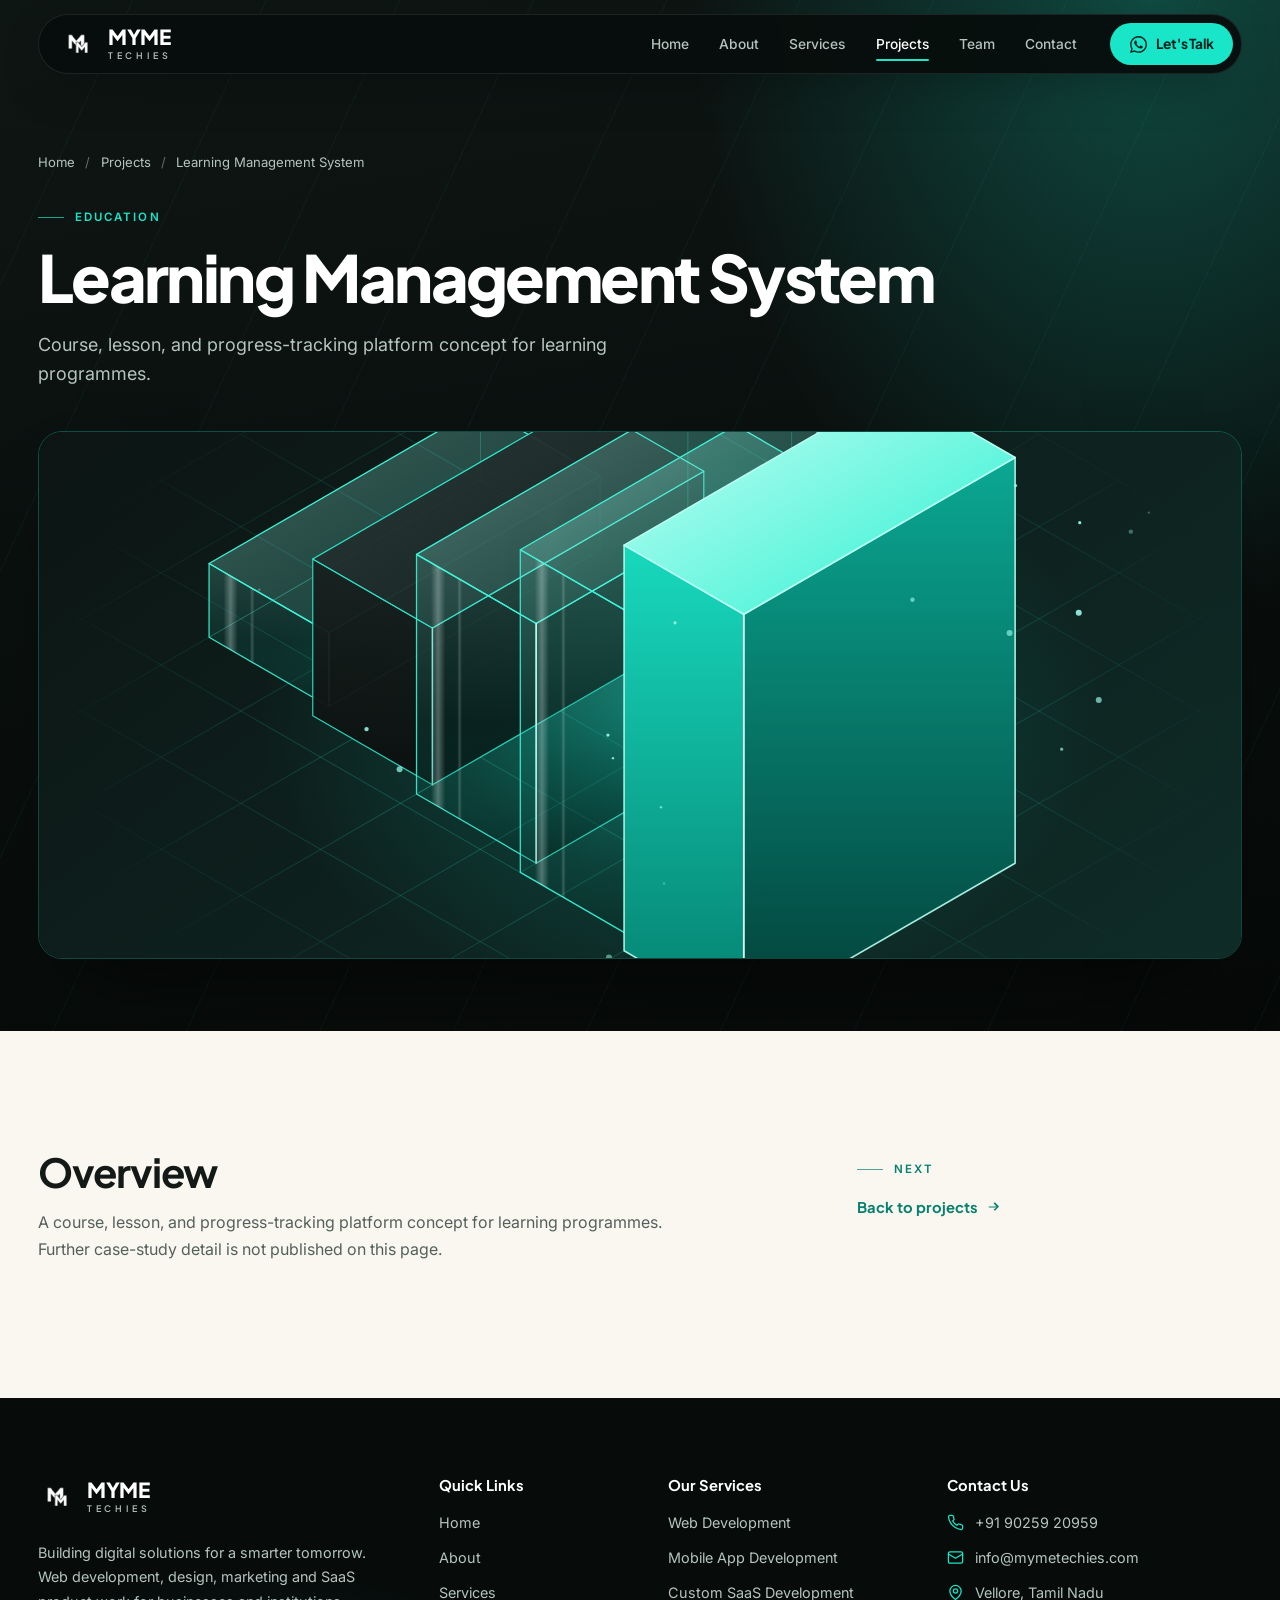
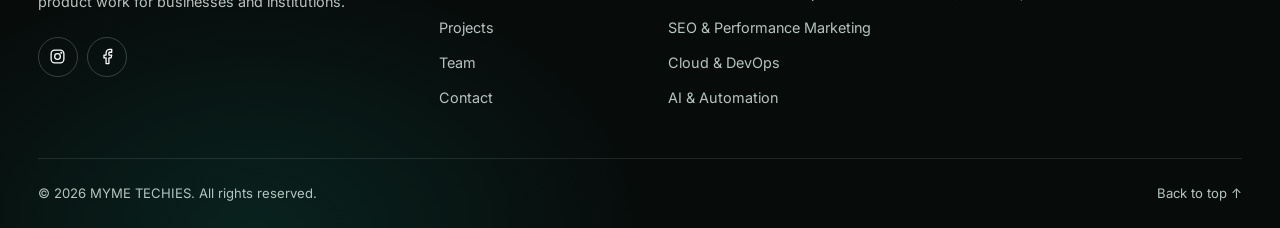
<file: projects/learning-management-system.html>
<!DOCTYPE html>
<html lang="en">
<head>
  <meta charset="UTF-8">
  <meta name="viewport" content="width=device-width, initial-scale=1.0">
  <title>Learning Management System — MYME TECHIES</title>
  <meta name="description" content="Case study: Learning Management System.">
  <meta name="theme-color" content="#0b1110">
  <meta name="robots" content="noindex, nofollow">
  <noscript><style>.nav-pill{background:rgba(8,13,12,.94);border-color:rgba(255,255,255,.09)}</style></noscript>
  <link rel="icon" type="image/png" href="../assets/images/brand/favicon.png">
  <link rel="preconnect" href="https://fonts.googleapis.com">
  <link rel="preconnect" href="https://fonts.gstatic.com" crossorigin>
  <link href="https://fonts.googleapis.com/css2?family=Inter:wght@400;500;600&family=Plus+Jakarta+Sans:wght@500;600;700;800&display=swap" rel="stylesheet">
  <link rel="stylesheet" href="../assets/css/variables.css">
  <link rel="stylesheet" href="../assets/css/components.css">
  <link rel="stylesheet" href="../assets/css/sections.css">
  <link rel="stylesheet" href="../assets/css/motion.css">
</head>
<body class="inner-page" data-page="case" data-root="../">
  <a href="#content" class="skip-link">Skip to main content</a>

  <header class="site-header is-solid" id="siteHeader">
    <div class="nav-pill">
      <a href="../index.html#hero" class="brand" aria-label="MYME TECHIES home"><img class="brand-mark" src="../assets/images/brand/logo-mark.png" width="38" height="38" alt=""><span class="brand-name">MYME <span>TECHIES</span></span></a>
      <div class="nav-cluster">
        <nav aria-label="Primary">
          <ul class="nav-links">
            <li><a class="nav-link" data-nav="home" href="../index.html#hero">Home</a></li>
            <li><a class="nav-link" data-nav="about" href="../index.html#about">About</a></li>
            <li><a class="nav-link" data-nav="services" href="../index.html#services">Services</a></li>
            <li><a class="nav-link" data-nav="projects" href="../index.html#work">Projects</a></li>
            <li><a class="nav-link" data-nav="team" href="../index.html#team">Team</a></li>
            <li><a class="nav-link" data-nav="contact" href="../index.html#contact">Contact</a></li>
          </ul>
        </nav>
        <a class="btn btn-teal nav-cta" data-whatsapp href="https://wa.me/919025920959?text=Hello%20MYME%20TECHIES%2C%20I%20would%20like%20to%20discuss%20a%20digital%20project.%20Please%20share%20the%20next%20step%20to%20start%20a%20conversation."><svg viewBox="0 0 24 24" aria-hidden="true" fill="currentColor"><path d="M17.47 14.38c-.3-.15-1.76-.87-2.03-.97-.27-.1-.47-.15-.67.15-.2.3-.77.97-.94 1.16-.17.2-.35.22-.64.07-.3-.15-1.26-.46-2.4-1.48-.88-.79-1.48-1.76-1.65-2.06-.17-.3-.02-.46.13-.6.13-.14.3-.35.45-.52.15-.17.2-.3.3-.5.1-.2.05-.37-.03-.52-.07-.15-.67-1.61-.92-2.2-.24-.58-.49-.5-.67-.51h-.57c-.2 0-.52.07-.8.37-.27.3-1.04 1.02-1.04 2.48 0 1.46 1.07 2.88 1.21 3.07.15.2 2.1 3.2 5.08 4.49.71.3 1.26.49 1.7.63.71.23 1.36.2 1.87.12.57-.09 1.76-.72 2-1.41.25-.7.25-1.29.17-1.41-.07-.12-.27-.2-.57-.35M12.05 21.79h-.01a9.87 9.87 0 0 1-5.03-1.38l-.36-.21-3.74.98 1-3.65-.24-.37a9.86 9.86 0 0 1-1.51-5.26c0-5.45 4.44-9.88 9.89-9.88 2.64 0 5.12 1.03 6.99 2.9a9.83 9.83 0 0 1 2.89 6.99c0 5.45-4.44 9.88-9.88 9.88m8.41-18.3A11.8 11.8 0 0 0 12.05 0C5.5 0 .16 5.34.16 11.89c0 2.1.55 4.14 1.59 5.95L.06 24l6.3-1.65a11.9 11.9 0 0 0 5.69 1.45h.01c6.55 0 11.89-5.34 11.89-11.89 0-3.18-1.24-6.17-3.48-8.41Z"/></svg>Let's Talk</a>
        <button class="menu-toggle" id="menuToggle" type="button" aria-label="Open menu" aria-expanded="false" aria-controls="mobileMenu">
          <span></span><span></span><span></span>
        </button>
      </div>
    </div>
  </header>

  <div class="menu-overlay" id="mobileMenu" hidden role="dialog" aria-label="Menu">
    <div class="menu-overlay-top">
      <a href="../index.html#hero" class="brand" aria-label="MYME TECHIES home"><img class="brand-mark" src="../assets/images/brand/logo-mark.png" width="38" height="38" alt=""><span class="brand-name">MYME <span>TECHIES</span></span></a>
      <button class="menu-close" id="menuClose" type="button" aria-label="Close menu">&times;</button>
    </div>
    <nav class="menu-overlay-links" aria-label="Mobile">
      <a href="../index.html#hero">Home</a>
      <a href="../index.html#about">About</a>
      <a href="../index.html#services">Services</a>
      <a href="../index.html#work">Projects</a>
      <a href="../index.html#team">Team</a>
      <a href="../index.html#contact">Contact</a>
    </nav>
    <a class="btn btn-teal btn-lg" data-whatsapp href="https://wa.me/919025920959?text=Hello%20MYME%20TECHIES%2C%20I%20would%20like%20to%20discuss%20a%20digital%20project.%20Please%20share%20the%20next%20step%20to%20start%20a%20conversation."><svg viewBox="0 0 24 24" aria-hidden="true" fill="currentColor"><path d="M17.47 14.38c-.3-.15-1.76-.87-2.03-.97-.27-.1-.47-.15-.67.15-.2.3-.77.97-.94 1.16-.17.2-.35.22-.64.07-.3-.15-1.26-.46-2.4-1.48-.88-.79-1.48-1.76-1.65-2.06-.17-.3-.02-.46.13-.6.13-.14.3-.35.45-.52.15-.17.2-.3.3-.5.1-.2.05-.37-.03-.52-.07-.15-.67-1.61-.92-2.2-.24-.58-.49-.5-.67-.51h-.57c-.2 0-.52.07-.8.37-.27.3-1.04 1.02-1.04 2.48 0 1.46 1.07 2.88 1.21 3.07.15.2 2.1 3.2 5.08 4.49.71.3 1.26.49 1.7.63.71.23 1.36.2 1.87.12.57-.09 1.76-.72 2-1.41.25-.7.25-1.29.17-1.41-.07-.12-.27-.2-.57-.35M12.05 21.79h-.01a9.87 9.87 0 0 1-5.03-1.38l-.36-.21-3.74.98 1-3.65-.24-.37a9.86 9.86 0 0 1-1.51-5.26c0-5.45 4.44-9.88 9.89-9.88 2.64 0 5.12 1.03 6.99 2.9a9.83 9.83 0 0 1 2.89 6.99c0 5.45-4.44 9.88-9.88 9.88m8.41-18.3A11.8 11.8 0 0 0 12.05 0C5.5 0 .16 5.34.16 11.89c0 2.1.55 4.14 1.59 5.95L.06 24l6.3-1.65a11.9 11.9 0 0 0 5.69 1.45h.01c6.55 0 11.89-5.34 11.89-11.89 0-3.18-1.24-6.17-3.48-8.41Z"/></svg>Let's Talk on WhatsApp</a>
  </div>

  <main id="content">
    <header class="page-hero">
      <div class="wrap wrap-wide">
        <p class="crumb"><a href="../index.html">Home</a> <span aria-hidden="true">/</span> <a href="../projects.html">Projects</a> <span aria-hidden="true">/</span> Learning Management System</p>
        <p class="section-kicker">Education</p>
        <h1>Learning Management System</h1>
        <p class="section-lead">Course, lesson, and progress-tracking platform concept for learning programmes.</p>
        <div class="case-hero-image">
          <img src="../assets/images/projects/cover-lms.svg" alt="" width="1200" height="900">
        </div>
      </div>
    </header>
    <section class="section bg-cream">
      <div class="wrap wrap-wide case-grid">
        <div class="prose">
          <h2>Overview</h2>
          <p>A course, lesson, and progress-tracking platform concept for learning programmes. Further case-study detail is not published on this page.</p>
        </div>
        <aside>
          <p class="section-kicker">Next</p>
          <p class="page-note"><a class="text-link" href="../projects.html">Back to projects <svg class="arrow" viewBox="0 0 16 16" aria-hidden="true"><path fill="currentColor" d="M3 8h8.2L8.1 4.9 9.5 3.5 13.9 8l-4.4 4.5-1.4-1.4L11.2 9H3z"/></svg></a></p>
        </aside>
      </div>
    </section>
  </main>

  <footer class="site-footer" id="footer">
    <div class="wrap wrap-wide">
      <div class="footer-grid">
        <div>
          <a href="../index.html#hero" class="brand" aria-label="MYME TECHIES home"><img class="brand-mark" src="../assets/images/brand/logo-mark.png" width="38" height="38" alt=""><span class="brand-name">MYME <span>TECHIES</span></span></a>
          <p class="footer-blurb">Building digital solutions for a smarter tomorrow. Web development, design, marketing and SaaS product work for businesses and institutions.</p>
          <div class="social-row" data-social-row>
            <a class="social-link" data-social="instagram" href="https://www.instagram.com/myme.digitalhub?igsh=bm54YjR5YThnMXZj" target="_blank" rel="noopener noreferrer" aria-label="Instagram"><svg viewBox="0 0 24 24" fill="none" stroke="currentColor" stroke-width="1.8" stroke-linecap="round" stroke-linejoin="round" aria-hidden="true"><rect x="3" y="3" width="18" height="18" rx="5"/><circle cx="12" cy="12" r="4"/><circle cx="17.3" cy="6.7" r=".6" fill="currentColor"/></svg></a>
            <a class="social-link" data-social="facebook" href="https://www.facebook.com/share/1HmyNrv4rA" target="_blank" rel="noopener noreferrer" aria-label="Facebook"><svg viewBox="0 0 24 24" fill="none" stroke="currentColor" stroke-width="1.8" stroke-linecap="round" stroke-linejoin="round" aria-hidden="true"><path d="M18 2h-3a5 5 0 0 0-5 5v3H7v4h3v8h4v-8h3l1-4h-4V7a1 1 0 0 1 1-1h3z"/></svg></a>
          </div>
        </div>
        <div>
          <h2 class="footer-title">Quick Links</h2>
          <ul class="footer-list">
            <li><a href="../index.html#hero">Home</a></li>
            <li><a href="../index.html#about">About</a></li>
            <li><a href="../index.html#services">Services</a></li>
            <li><a href="../index.html#work">Projects</a></li>
            <li><a href="../index.html#team">Team</a></li>
            <li><a href="../index.html#contact">Contact</a></li>
          </ul>
        </div>
        <div>
          <h2 class="footer-title">Our Services</h2>
          <ul class="footer-list">
            <li><a href="../services.html#web-development">Web Development</a></li>
            <li><a href="../services.html#mobile-apps">Mobile App Development</a></li>
            <li><a href="../services.html#custom-saas">Custom SaaS Development</a></li>
            <li><a href="../services.html#seo-performance">SEO &amp; Performance Marketing</a></li>
            <li><a href="../services.html#cloud-devops">Cloud &amp; DevOps</a></li>
            <li><a href="../services.html#ai-automation">AI &amp; Automation</a></li>
          </ul>
        </div>
        <div>
          <h2 class="footer-title">Contact Us</h2>
          <ul class="footer-list footer-contact">
            <li><svg viewBox="0 0 24 24" fill="none" stroke="currentColor" stroke-width="1.8" stroke-linecap="round" stroke-linejoin="round" aria-hidden="true"><path d="M22 16.9v3a2 2 0 0 1-2.2 2 19.8 19.8 0 0 1-8.6-3.1 19.5 19.5 0 0 1-6-6A19.8 19.8 0 0 1 2.1 4.2 2 2 0 0 1 4.1 2h3a2 2 0 0 1 2 1.7c.1 1 .4 1.9.7 2.8a2 2 0 0 1-.5 2.1L8 9.9a16 16 0 0 0 6 6l1.3-1.3a2 2 0 0 1 2.1-.4c.9.3 1.8.6 2.8.7a2 2 0 0 1 1.7 2z"/></svg><a data-bind="phoneDisplay" href="tel:+919025920959">+91 90259 20959</a></li>
            <li><svg viewBox="0 0 24 24" fill="none" stroke="currentColor" stroke-width="1.8" stroke-linecap="round" stroke-linejoin="round" aria-hidden="true"><rect x="2" y="4" width="20" height="16" rx="2"/><path d="m22 7-10 6L2 7"/></svg><a data-bind="email" href="mailto:info@mymetechies.com">info@mymetechies.com</a></li>
            <li><svg viewBox="0 0 24 24" fill="none" stroke="currentColor" stroke-width="1.8" stroke-linecap="round" stroke-linejoin="round" aria-hidden="true"><path d="M20 10c0 6-8 12-8 12S4 16 4 10a8 8 0 0 1 16 0z"/><circle cx="12" cy="10" r="3"/></svg><span data-bind="location">Vellore, Tamil Nadu</span></li>
          </ul>
        </div>
      </div>
      <div class="footer-bottom">
        <div>&copy; <span data-year>2026</span> MYME TECHIES. All rights reserved.</div>
        <div><a href="../index.html#hero">Back to top &uarr;</a></div>
      </div>
    </div>
  </footer>

  <script src="../assets/js/site-config.js"></script>
  <script src="../assets/js/main.js"></script>
</body>
</html>
</file>
<file: assets/css/variables.css>
/**
 * MYME TECHIES — design tokens
 * Change brand colours, type and spacing here; everything else reads these.
 */

:root {
  /* Dark surfaces */
  --ink: #070c0b;
  --charcoal: #0b1110;
  --graphite: #131c1a;
  --panel: #0f1716;

  /* Brand teal */
  --teal: #19e6c8;          /* bright, for use on dark */
  --teal-600: #00c4aa;      /* buttons / fills */
  --teal-deep: #08806f;     /* readable teal text on light backgrounds */
  --teal-ink: #04332c;

  /* Light surfaces */
  --white: #ffffff;
  --cream: #faf7f0;
  --beige: #f1e9da;
  --beige-2: #e8dcc5;

  /* Text */
  --text: #131917;
  --text-soft: #54605b;
  --text-on-dark: #f3f7f6;
  --text-on-dark-soft: #b5c4bf;

  /* Lines */
  --line: #e3dccd;
  --line-strong: #cfc6b2;
  --line-dark: rgba(255, 255, 255, 0.1);
  --line-teal: rgba(25, 230, 200, 0.28);

  /* Type */
  --font-heading: "Plus Jakarta Sans", "Segoe UI", system-ui, -apple-system, sans-serif;
  --font-body: Inter, "Segoe UI", system-ui, -apple-system, sans-serif;

  --fs-xs: 0.75rem;
  --fs-sm: 0.875rem;
  --fs-md: 1rem;
  --fs-lg: 1.125rem;
  --fs-xl: clamp(1.25rem, 1.05rem + 0.8vw, 1.6rem);
  --fs-2xl: clamp(1.75rem, 1.25rem + 1.6vw, 2.5rem);
  --fs-3xl: clamp(2.05rem, 1.4rem + 2.2vw, 3.3rem);
  --fs-hero: clamp(2.5rem, 1.35rem + 3.9vw, 4.9rem);

  --lh-tight: 1.06;
  --lh-snug: 1.28;
  --lh-body: 1.65;
  --track-tight: -0.03em;
  --track-wide: 0.18em;

  --space-1: 0.25rem;
  --space-2: 0.5rem;
  --space-3: 0.75rem;
  --space-4: 1rem;
  --space-5: 1.5rem;
  --space-6: 2rem;
  --space-7: 3rem;
  --space-8: 5rem;
  --space-9: 7.5rem;

  --wrap: 1200px;
  --wrap-wide: 1320px;
  --gutter: clamp(1.15rem, 0.6rem + 2.2vw, 2.5rem);
  --nav-offset: 5.5rem;

  --radius-sm: 8px;
  --radius-md: 16px;
  --radius-lg: 24px;
  --radius-pill: 999px;

  --ease: cubic-bezier(0.16, 1, 0.3, 1);
  --t-fast: 180ms var(--ease);
  --t: 320ms var(--ease);
  --t-slow: 700ms var(--ease);

  --z-header: 1000;
  --z-overlay: 1200;

  --shadow-card: 0 1px 0 rgba(19, 25, 23, 0.04), 0 18px 40px -22px rgba(40, 32, 12, 0.28);
  --shadow-lift: 0 28px 60px -26px rgba(40, 32, 12, 0.38);
  --glow-teal: 0 0 70px rgba(25, 230, 200, 0.28);
}

@media (max-width: 720px) {
  :root {
    --nav-offset: 5rem;
    --space-8: 3.75rem;
    --space-9: 5rem;
  }
}
</file>
<file: assets/css/components.css>
/**
 * MYME TECHIES — base, header, buttons, shared components, footer
 */

*,
*::before,
*::after { box-sizing: border-box; margin: 0; padding: 0; }

html { scroll-behavior: smooth; scroll-padding-top: var(--nav-offset); }
html, body { overflow-x: clip; }

body {
  font-family: var(--font-body);
  font-size: var(--fs-md);
  line-height: var(--lh-body);
  color: var(--text);
  background: var(--cream);
  min-height: 100%;
  -webkit-font-smoothing: antialiased;
  text-rendering: optimizeLegibility;
}

body.is-locked { overflow: hidden; }

img, svg { display: block; max-width: 100%; height: auto; }
a { color: inherit; text-decoration: none; }
button, input, textarea { font: inherit; }
button { background: none; border: none; cursor: pointer; color: inherit; }
ul, ol { list-style: none; }

h1, h2, h3, h4 {
  font-family: var(--font-heading);
  font-weight: 700;
  letter-spacing: var(--track-tight);
  line-height: var(--lh-tight);
  color: var(--text);
}

:focus-visible { outline: 2px solid var(--teal-600); outline-offset: 3px; border-radius: 4px; }

.visually-hidden {
  position: absolute !important; width: 1px; height: 1px; padding: 0; margin: -1px;
  overflow: hidden; clip: rect(0, 0, 0, 0); white-space: nowrap; border: 0;
}

.skip-link {
  position: absolute; left: 1rem; top: -4rem; z-index: 2000;
  padding: 0.7rem 1rem; background: var(--charcoal); color: var(--white); font-weight: 600;
  border-radius: var(--radius-sm);
}
.skip-link:focus { top: 0.75rem; }

.wrap { width: 100%; max-width: var(--wrap); margin: 0 auto; padding: 0 var(--gutter); }
.wrap-wide { max-width: var(--wrap-wide); }

.section { position: relative; padding: var(--space-9) 0; }
.bg-white { background: var(--white); }
.bg-cream { background: var(--cream); }
.bg-beige { background: var(--beige); }
.bg-dark { background: var(--charcoal); color: var(--text-on-dark); }

/* ---------- Typographic helpers ---------- */

.section-kicker {
  display: inline-flex; align-items: center; gap: 0.7rem;
  margin-bottom: 1rem;
  font-size: 0.72rem; font-weight: 600; letter-spacing: var(--track-wide);
  text-transform: uppercase; color: var(--teal-deep);
}
.section-kicker::before { content: ""; width: 26px; height: 1px; background: currentColor; opacity: 0.7; }

.on-dark .section-kicker, .section-kicker.is-light { color: var(--teal); }

.section-title { font-size: var(--fs-3xl); max-width: 18ch; }
.section-lead { max-width: 36rem; color: var(--text-soft); font-size: var(--fs-lg); }

.section-head {
  display: grid; grid-template-columns: minmax(0, 1.1fr) minmax(0, 0.9fr);
  gap: var(--space-6); align-items: end; margin-bottom: var(--space-7);
}
.section-head .section-lead { justify-self: end; }
.section-head .head-side { display: grid; gap: 1.1rem; justify-items: end; }
.section-head .head-side .section-lead { font-size: 1rem; }

/* ---------- Buttons ---------- */

.btn {
  display: inline-flex; align-items: center; justify-content: center; gap: 0.6rem;
  min-height: 46px; padding: 0 1.4rem;
  border-radius: var(--radius-pill);
  font-family: var(--font-heading); font-size: 0.92rem; font-weight: 700; letter-spacing: -0.01em;
  border: 1px solid transparent;
  transition: transform var(--t), background-color var(--t), color var(--t), border-color var(--t), box-shadow var(--t);
  white-space: nowrap;
}
.btn svg { width: 17px; height: 17px; flex: none; }
.btn .arrow { transition: transform var(--t); }
.btn:hover .arrow { transform: translateX(4px); }

.btn-teal { background: var(--teal); color: #03211c; box-shadow: 0 0 0 0 rgba(25, 230, 200, 0); }
.btn-teal:hover { background: #4ff2da; box-shadow: 0 10px 34px -6px rgba(25, 230, 200, 0.55); transform: translateY(-2px); }

.btn-ghost { color: var(--text-on-dark); border-color: rgba(255, 255, 255, 0.4); background: rgba(255, 255, 255, 0.02); }
.btn-ghost:hover { border-color: var(--teal); color: var(--teal); transform: translateY(-2px); }

.btn-dark { background: var(--charcoal); color: var(--white); }
.btn-dark:hover { background: #1b2724; transform: translateY(-2px); }

.btn-lg { min-height: 52px; padding: 0 1.7rem; font-size: 0.97rem; }

.text-link {
  display: inline-flex; align-items: center; gap: 0.5rem;
  font-family: var(--font-heading); font-weight: 700; font-size: 0.92rem; color: var(--teal-deep);
  border-bottom: 1px solid transparent; padding-bottom: 2px;
  transition: gap var(--t), border-color var(--t), color var(--t);
}
.text-link svg { width: 15px; height: 15px; transition: transform var(--t); }
.text-link:hover { border-color: currentColor; }
.text-link:hover svg { transform: translateX(4px); }
.on-dark .text-link { color: var(--teal); }

.tag-row { display: flex; flex-wrap: wrap; gap: 0.45rem; }
.tag {
  padding: 0.22rem 0.7rem; border-radius: var(--radius-pill);
  font-size: 0.72rem; font-weight: 500; color: var(--teal-deep);
  background: rgba(8, 128, 111, 0.09); border: 1px solid rgba(8, 128, 111, 0.16);
}

/* ---------- Header ---------- */

.site-header {
  position: fixed; inset: 0 0 auto 0; z-index: var(--z-header);
  padding: 14px var(--gutter);
  transition: padding var(--t), transform var(--t);
  pointer-events: none;
}
/* Scroll-direction behaviour: slide the (fixed) header out of view while
   scrolling down, back in while scrolling up. The extra 64px clears the
   pill's drop shadow so no smudge remains at the viewport edge. Being fixed,
   hiding it never leaves a gap in the page flow. */
.site-header.is-hidden { transform: translate3d(0, calc(-100% - 64px), 0); }
.nav-pill {
  pointer-events: auto;
  display: flex; align-items: center; justify-content: space-between; gap: 1.5rem;
  max-width: var(--wrap-wide); margin: 0 auto;
  padding: 8px 8px 8px 20px;
  border-radius: var(--radius-pill);
  border: 1px solid transparent;
  transition: background-color var(--t), border-color var(--t), box-shadow var(--t), backdrop-filter var(--t);
}
.site-header.is-scrolled .nav-pill,
.site-header.is-solid .nav-pill {
  background: rgba(8, 13, 12, 0.94);
  -webkit-backdrop-filter: blur(16px) saturate(140%);
  backdrop-filter: blur(16px) saturate(140%);
  border-color: rgba(255, 255, 255, 0.09);
  box-shadow: 0 18px 50px -20px rgba(0, 0, 0, 0.6);
}

.brand { display: inline-flex; align-items: center; gap: 0.7rem; color: var(--white); }
.brand-mark { width: 38px; height: 38px; flex: none; }
.brand-name {
  display: flex; flex-direction: column; line-height: 1;
  font-family: var(--font-heading); font-weight: 800; font-size: 1.3rem; letter-spacing: -0.02em;
}
.brand-name span {
  margin-top: 4px; font-size: 0.56rem; font-weight: 600; letter-spacing: 0.42em; color: var(--text-on-dark-soft);
}

.nav-cluster { display: flex; align-items: center; gap: 1.2rem; }
.nav-links { display: flex; align-items: center; gap: 0.2rem; }
.nav-link {
  position: relative; display: block; padding: 0.55rem 0.85rem;
  font-size: 0.86rem; font-weight: 500; color: var(--text-on-dark-soft);
  transition: color var(--t-fast);
}
.nav-link::after {
  content: ""; position: absolute; left: 0.85rem; right: 0.85rem; bottom: 0.2rem; height: 2px;
  background: var(--teal); border-radius: 2px; transform: scaleX(0); transform-origin: left; transition: transform var(--t);
}
.nav-link:hover, .nav-link[aria-current] { color: var(--white); }
.nav-link[aria-current]::after, .nav-link:hover::after { transform: scaleX(1); }

.nav-cta { min-height: 42px; padding: 0 1.15rem; font-size: 0.86rem; }

.menu-toggle {
  display: none; width: 44px; height: 44px; border-radius: 50%;
  border: 1px solid rgba(255, 255, 255, 0.25);
  flex-direction: column; align-items: center; justify-content: center; gap: 5px;
}
.menu-toggle span { display: block; width: 18px; height: 2px; background: var(--white); border-radius: 2px; }

.menu-overlay {
  position: fixed; inset: 0; z-index: var(--z-overlay);
  display: flex; flex-direction: column; gap: 2rem;
  padding: 1.1rem var(--gutter) 2rem;
  background: radial-gradient(900px 500px at 90% 0%, rgba(25, 230, 200, 0.16), transparent 60%), var(--ink);
  color: var(--white);
}
.menu-overlay[hidden] { display: none; }
.menu-overlay-top { display: flex; align-items: center; justify-content: space-between; }
.menu-close {
  width: 44px; height: 44px; border-radius: 50%; border: 1px solid rgba(255, 255, 255, 0.25);
  font-size: 1.7rem; line-height: 1; color: var(--white);
}
.menu-overlay-links { display: grid; gap: 0.2rem; margin-top: 1rem; }
.menu-overlay-links a {
  padding: 0.7rem 0; border-bottom: 1px solid var(--line-dark);
  font-family: var(--font-heading); font-size: 1.7rem; font-weight: 700; letter-spacing: -0.02em;
}
.menu-overlay-links a:hover { color: var(--teal); }
.menu-overlay .btn { align-self: flex-start; }

/* ---------- Footer ---------- */

.site-footer {
  position: relative; overflow: hidden;
  background: var(--ink); color: var(--text-on-dark-soft);
  padding: var(--space-8) 0 var(--space-5);
}
.site-footer::before {
  content: ""; position: absolute; left: -10%; bottom: -60%; width: 60%; height: 120%;
  background: radial-gradient(closest-side, rgba(25, 230, 200, 0.1), transparent); pointer-events: none;
}
.footer-grid {
  position: relative; display: grid; gap: var(--space-6);
  grid-template-columns: 1.5fr 0.8fr 1fr 1.2fr;
  padding-bottom: var(--space-7); border-bottom: 1px solid var(--line-dark);
}
.footer-blurb { margin: 1.1rem 0 1.4rem; max-width: 22rem; font-size: 0.9rem; line-height: 1.7; }
.footer-title {
  margin-bottom: 1.1rem; font-family: var(--font-heading);
  font-size: 0.92rem; font-weight: 700; letter-spacing: 0; color: var(--white);
}
.footer-list { display: grid; gap: 0.7rem; font-size: 0.9rem; }
.footer-list a { transition: color var(--t-fast); }
.footer-list a:hover { color: var(--teal); }
.footer-contact li { display: flex; align-items: flex-start; gap: 0.7rem; }
.footer-contact svg { width: 17px; height: 17px; margin-top: 3px; color: var(--teal); flex: none; }

.social-row { display: flex; gap: 0.6rem; }
.social-link {
  display: grid; place-items: center; width: 40px; height: 40px; border-radius: 50%;
  border: 1px solid rgba(255, 255, 255, 0.2); color: var(--white);
  transition: border-color var(--t), color var(--t), transform var(--t), background-color var(--t);
}
.social-link svg { width: 17px; height: 17px; }
.social-link:hover { border-color: var(--teal); color: var(--teal); transform: translateY(-3px); background: rgba(25, 230, 200, 0.06); }

.footer-bottom {
  position: relative; display: flex; justify-content: space-between; gap: 1rem; flex-wrap: wrap;
  padding-top: var(--space-5); font-size: 0.82rem;
}

/* ---------- Responsive ---------- */

@media (max-width: 1040px) {
  .nav-links { display: none; }
  .menu-toggle { display: flex; }
  .section-head { grid-template-columns: 1fr; align-items: start; }
  .section-head .section-lead, .section-head .head-side { justify-self: start; justify-items: start; }
  .footer-grid { grid-template-columns: 1fr 1fr; }
}

@media (max-width: 560px) {
  .site-header { padding: 10px 0.7rem; }
  .nav-pill { padding-left: 14px; gap: 0.5rem; }
  .nav-cta { display: none; }
  .footer-grid { grid-template-columns: 1fr; }
  .footer-bottom { flex-direction: column; }
}
</file>
<file: assets/css/sections.css>
/**
 * MYME TECHIES — page sections
 * Order follows the homepage: hero, about, services, work, journey,
 * vision/mission, team, clients, CTA, then inner pages.
 */

/* =========================================================
   HERO
   ========================================================= */

.hero {
  position: relative; isolation: isolate; overflow: clip;
  background: var(--charcoal); color: var(--text-on-dark);
  min-height: min(100svh, 920px);
  padding: 8.5rem 0 5.5rem;
  display: flex; align-items: center;
}
.hero-bg { position: absolute; inset: 0; z-index: -1; pointer-events: none; }
.hero-glow { position: absolute; border-radius: 50%; filter: blur(70px); }
.hero-glow-a { width: 46vw; height: 46vw; right: -8vw; top: 4%; background: radial-gradient(closest-side, rgba(25, 230, 200, 0.34), transparent); animation: pulse-glow 7s ease-in-out infinite; }
.hero-glow-b { width: 38vw; height: 38vw; left: -14vw; bottom: -22%; background: radial-gradient(closest-side, rgba(0, 150, 130, 0.28), transparent); }
.hero-lines {
  position: absolute; inset: -20% -10%;
  background:
    repeating-linear-gradient(115deg, transparent 0 140px, rgba(25, 230, 200, 0.07) 140px 141px),
    repeating-linear-gradient(25deg, transparent 0 190px, rgba(255, 255, 255, 0.035) 190px 191px);
  -webkit-mask-image: radial-gradient(70% 70% at 62% 45%, #000, transparent);
  mask-image: radial-gradient(70% 70% at 62% 45%, #000, transparent);
}

.hero-grid {
  display: grid; align-items: center; gap: 1rem;
  grid-template-columns: minmax(0, 0.95fr) minmax(0, 1.05fr);
}
.hero-kicker {
  display: inline-flex; align-items: center; gap: 0.8rem; margin-bottom: 1.6rem;
  font-size: 0.78rem; font-weight: 600; letter-spacing: 0.26em; text-transform: uppercase; color: var(--teal);
}
.hero-kicker::before { content: ""; width: 34px; height: 1px; background: var(--teal); }
.hero h1 {
  font-size: var(--fs-hero); font-weight: 800; letter-spacing: -0.04em; line-height: 1.02;
  color: var(--white); max-width: 15ch;
}
.hero h1 .accent {
  display: inline;
  -webkit-box-decoration-break: clone; box-decoration-break: clone;
  background: linear-gradient(95deg, #3ff0d6 10%, #14d4b9 55%, #7dfbe7 100%);
  -webkit-background-clip: text; background-clip: text; color: transparent;
  -webkit-text-fill-color: transparent;
}
.hero-copy { margin: 1.7rem 0 2.2rem; max-width: 30rem; font-size: 1.04rem; line-height: 1.7; color: var(--text-on-dark-soft); }
.hero-actions { display: flex; flex-wrap: wrap; gap: 0.9rem; }

.hero-visual { position: relative; justify-self: end; width: 134%; margin: -4% -16% -4% 0; }
.hero-visual-inner { will-change: transform; transition: transform 0.5s var(--ease); }
.hero-visual img { width: 100%; height: auto; animation: floaty 9s ease-in-out infinite; filter: drop-shadow(0 40px 60px rgba(0, 0, 0, 0.45)); }

.hero-rail {
  position: absolute; right: var(--gutter); top: 21%; display: grid; gap: 0.55rem; text-align: right;
  font-size: 0.62rem; font-weight: 500; letter-spacing: 0.24em; text-transform: uppercase; color: rgba(255, 255, 255, 0.4);
}
.hero-rail li:first-child { color: var(--teal); }
.hero-tag {
  position: absolute; right: var(--gutter); bottom: 4.5rem;
  font-size: 0.62rem; font-weight: 500; letter-spacing: 0.24em; line-height: 1.8; text-transform: uppercase; color: rgba(255, 255, 255, 0.42);
  text-align: left; border-left: 1px solid var(--teal); padding-left: 0.9rem;
}
.hero-scroll {
  position: absolute; left: max(var(--gutter), calc((100vw - var(--wrap-wide)) / 2 + var(--gutter))); bottom: 2.1rem;
  display: inline-flex; align-items: center; gap: 0.7rem;
  font-size: 0.66rem; font-weight: 600; letter-spacing: 0.24em; text-transform: uppercase; color: var(--text-on-dark-soft);
}
.hero-scroll svg { width: 14px; height: 14px; color: var(--teal); animation: floaty 2.4s ease-in-out infinite; }

/* =========================================================
   ABOUT
   ========================================================= */

.about { background: var(--beige); padding: var(--space-9) 0; position: relative; overflow: clip; }
.about::before {
  content: ""; position: absolute; inset: 0; pointer-events: none; opacity: 0.55;
  background-image: linear-gradient(var(--line) 1px, transparent 1px), linear-gradient(90deg, var(--line) 1px, transparent 1px);
  background-size: 72px 72px;
  -webkit-mask-image: linear-gradient(120deg, transparent 20%, #000 80%);
  mask-image: linear-gradient(120deg, transparent 20%, #000 80%);
}
.about-grid {
  position: relative; display: grid; align-items: center; gap: clamp(2rem, 4vw, 4rem);
  grid-template-columns: minmax(0, 1fr) minmax(0, 1.05fr) minmax(0, 0.85fr);
}
.about-copy h2 { font-size: var(--fs-3xl); margin-bottom: 1.4rem; max-width: 12ch; }
.about-copy p { color: var(--text-soft); margin-bottom: 1rem; font-size: 0.98rem; }
.about-copy .text-link { margin-top: 0.8rem; }

.about-media { position: relative; }
.about-media figure {
  position: relative; aspect-ratio: 4 / 5; border-radius: var(--radius-lg); overflow: hidden;
  box-shadow: var(--shadow-lift); background: var(--charcoal);
}
.about-media img { width: 100%; height: 100%; object-fit: cover; object-position: 30% 50%; transition: transform 1.2s var(--ease); }
.about-media:hover img { transform: scale(1.05); }
.about-media figure::after {
  content: ""; position: absolute; inset: 0; background: linear-gradient(180deg, transparent 55%, rgba(5, 15, 13, 0.55));
}
.about-media::before {
  content: ""; position: absolute; inset: 18px -18px -18px 18px; border: 1px solid var(--teal-deep);
  border-radius: var(--radius-lg); opacity: 0.35; z-index: 0;
}
.about-media figure { z-index: 1; }
.about-chip {
  position: absolute; left: -22px; bottom: 34px; z-index: 2;
  display: flex; align-items: center; gap: 0.8rem; padding: 0.8rem 1.1rem 0.8rem 0.85rem;
  background: rgba(11, 17, 16, 0.92); color: var(--white); border-radius: 14px;
  box-shadow: 0 20px 40px -18px rgba(0, 0, 0, 0.6);
  -webkit-backdrop-filter: blur(10px); backdrop-filter: blur(10px);
}
.about-chip svg { width: 36px; height: 36px; padding: 8px; border-radius: 10px; background: rgba(25, 230, 200, 0.14); color: var(--teal); }
.about-chip strong { display: block; font-family: var(--font-heading); font-size: 0.92rem; line-height: 1.2; }
.about-chip small { font-size: 0.72rem; color: var(--text-on-dark-soft); }

.audience-list { display: grid; gap: 1.5rem; }
.audience-item { display: grid; grid-template-columns: 52px 1fr; gap: 1rem; align-items: start; }
.icon-badge {
  display: grid; place-items: center; width: 52px; height: 52px; border-radius: 50%;
  background: var(--white); color: var(--teal-deep); border: 1px solid var(--line-strong);
  box-shadow: 0 10px 22px -14px rgba(0, 0, 0, 0.4);
  transition: background-color var(--t), color var(--t), transform var(--t);
}
.icon-badge svg { width: 22px; height: 22px; fill: none; stroke: currentColor; stroke-width: 1.7; stroke-linecap: round; stroke-linejoin: round; }
.audience-item:hover .icon-badge { background: var(--teal-deep); color: var(--white); transform: translateY(-3px); }
.audience-item h3 { font-size: 1.02rem; margin-bottom: 0.2rem; letter-spacing: -0.01em; }
.audience-item p { font-size: 0.88rem; color: var(--text-soft); line-height: 1.55; }

/* =========================================================
   SERVICES
   ========================================================= */

.services { background: var(--cream); }
.svc-board { display: grid; gap: 20px; grid-template-columns: minmax(0, 5fr) minmax(0, 7fr); }

.svc-feature {
  position: relative; isolation: isolate; overflow: hidden; display: flex; flex-direction: column;
  min-height: 640px; padding: 2.1rem 2.1rem 0;
  border-radius: var(--radius-lg); color: var(--text-on-dark);
  background: radial-gradient(120% 70% at 100% 100%, rgba(25, 230, 200, 0.28), transparent 60%), linear-gradient(160deg, #101a18, #070c0b);
  border: 1px solid var(--line-teal);
  transition: transform var(--t), box-shadow var(--t);
}
.svc-feature:hover { transform: translateY(-5px); box-shadow: 0 34px 70px -30px rgba(0, 170, 150, 0.55); }
.svc-feature .section-kicker { color: var(--teal); }
.svc-feature h3 { font-size: clamp(1.7rem, 1.2rem + 1.4vw, 2.3rem); color: var(--white); max-width: 11ch; margin-bottom: 0.9rem; }
.svc-feature p { max-width: 24rem; color: var(--text-on-dark-soft); font-size: 0.95rem; }
.svc-points { display: grid; gap: 0.55rem; margin: 1.4rem 0 0; font-size: 0.88rem; color: var(--text-on-dark); }
.svc-points li { display: flex; align-items: center; gap: 0.6rem; }
.svc-points li::before { content: ""; width: 7px; height: 7px; border-radius: 50%; background: var(--teal); box-shadow: 0 0 10px var(--teal); flex: none; }
.svc-feature-media { position: relative; margin: auto -2.1rem 0; height: 300px; z-index: -1; }
.svc-feature-media img {
  width: 100%; height: 100%; object-fit: cover; object-position: 50% 40%;
  -webkit-mask-image: linear-gradient(180deg, transparent, #000 45%); mask-image: linear-gradient(180deg, transparent, #000 45%);
  transition: transform 1.2s var(--ease);
}
.svc-feature:hover .svc-feature-media img { transform: scale(1.06); }
.svc-feature .svc-arrow { position: absolute; right: 1.6rem; bottom: 1.6rem; }

.svc-stack { display: grid; gap: 20px; grid-template-rows: repeat(3, minmax(0, 1fr)); }
.svc-pair { display: grid; gap: 20px; grid-template-columns: minmax(0, 1fr) minmax(0, 1fr); min-height: 200px; }
.svc-pair.is-flip .svc-media { order: -1; }

.svc-text {
  position: relative; display: flex; flex-direction: column; padding: 1.7rem;
  background: var(--white); border: 1px solid var(--line); border-radius: var(--radius-md);
  box-shadow: var(--shadow-card);
  transition: transform var(--t), box-shadow var(--t), border-color var(--t);
}
.svc-text h3 { font-size: 1.22rem; margin-bottom: 0.55rem; letter-spacing: -0.02em; }
.svc-text p { font-size: 0.88rem; color: var(--text-soft); line-height: 1.55; max-width: 21rem; margin-bottom: 1.1rem; }
.svc-text .svc-arrow { margin-top: auto; }
.svc-pair:hover .svc-text { transform: translateY(-4px); box-shadow: var(--shadow-lift); border-color: var(--teal-deep); }

.svc-media { position: relative; overflow: hidden; border-radius: var(--radius-md); background: var(--charcoal); min-height: 180px; }
.svc-media img { position: absolute; inset: 0; width: 100%; height: 100%; object-fit: cover; transition: transform 1.2s var(--ease); }
.svc-pair:hover .svc-media img { transform: scale(1.07); }
.svc-media::after { content: ""; position: absolute; inset: 0; border-radius: inherit; box-shadow: inset 0 0 0 1px rgba(255, 255, 255, 0.08); }

.svc-arrow {
  display: grid; place-items: center; width: 40px; height: 40px; border-radius: 50%;
  border: 1px solid var(--teal-deep); color: var(--teal-deep);
  transition: background-color var(--t), color var(--t), transform var(--t);
}
.svc-arrow svg { width: 15px; height: 15px; }
.svc-feature .svc-arrow { border-color: var(--teal); color: var(--teal); }
.svc-pair:hover .svc-arrow, .svc-feature:hover .svc-arrow { background: var(--teal); border-color: var(--teal); color: #03211c; transform: translateX(3px); }

.svc-more { display: flex; flex-wrap: wrap; align-items: center; gap: 0.6rem; margin-top: 2.2rem; padding-top: 1.6rem; border-top: 1px solid var(--line); }
.svc-more-label { margin-right: 0.8rem; font-size: 0.72rem; font-weight: 600; letter-spacing: var(--track-wide); text-transform: uppercase; color: var(--text-soft); }
.chip {
  padding: 0.45rem 0.95rem; border-radius: var(--radius-pill); font-size: 0.82rem; font-weight: 500;
  border: 1px solid var(--line-strong); background: var(--white); color: var(--text);
  transition: background-color var(--t), color var(--t), border-color var(--t), transform var(--t);
}
.chip:hover { background: var(--charcoal); color: var(--white); border-color: var(--charcoal); transform: translateY(-2px); }

/* =========================================================
   WORK
   ========================================================= */

.work { background: var(--beige); position: relative; overflow: clip; }
.work::after {
  content: ""; position: absolute; right: -10%; top: -20%; width: 50%; height: 80%; pointer-events: none;
  background: radial-gradient(closest-side, rgba(25, 230, 200, 0.14), transparent);
}
.work .wrap { position: relative; z-index: 1; }
.work-grid { display: grid; gap: 26px; grid-template-columns: repeat(3, minmax(0, 1fr)); align-items: start; }
.work-grid > :nth-child(3n + 2) { margin-top: 48px; }

.work-card {
  position: relative; display: flex; flex-direction: column; overflow: hidden;
  background: var(--white); border-radius: 22px; border: 1px solid var(--line);
  box-shadow: var(--shadow-card);
  transition: transform var(--t), box-shadow var(--t);
}
.work-card:hover { transform: translateY(-8px); box-shadow: var(--shadow-lift); }
.work-media { position: relative; aspect-ratio: 4 / 3.15; overflow: hidden; background: var(--charcoal); }
.work-media img { width: 100%; height: 100%; object-fit: cover; transition: transform 1.2s var(--ease); }
.work-card:hover .work-media img { transform: scale(1.06); }
.work-index {
  position: absolute; top: 1rem; left: 1.1rem; font-family: var(--font-heading); font-size: 0.78rem; font-weight: 700;
  letter-spacing: 0.2em; color: var(--teal);
}
.work-body { display: flex; flex-direction: column; gap: 0.85rem; padding: 1.5rem 1.6rem 1.7rem; flex: 1; }
.work-body h3 { font-size: 1.3rem; letter-spacing: -0.02em; }
.work-body p { font-size: 0.9rem; color: var(--text-soft); line-height: 1.6; }
.work-body .text-link { margin-top: auto; padding-top: 0.4rem; }
.work-foot { display: flex; justify-content: center; margin-top: var(--space-7); }
.projects-empty { padding: 2.4rem; border: 1px dashed var(--line-strong); border-radius: var(--radius-md); color: var(--text-soft); display: grid; gap: 0.8rem; justify-items: start; }
.projects-empty[hidden] { display: none; }

/* =========================================================
   JOURNEY + DIFFERENTIATORS
   ========================================================= */

.journey { background: var(--cream); }
.journey-grid { display: grid; gap: clamp(2rem, 5vw, 4.5rem); grid-template-columns: minmax(0, 1fr) minmax(0, 0.95fr); align-items: stretch; }
.journey-copy h2 { font-size: var(--fs-3xl); margin-bottom: 0.9rem; }
.journey-copy > p { color: var(--text-soft); max-width: 28rem; }

.timeline { position: relative; margin-top: 2.6rem; display: grid; gap: 1.9rem; }
.timeline::before { content: ""; position: absolute; left: 5.35rem; top: 0.6rem; bottom: 0.6rem; width: 1px; background: linear-gradient(180deg, var(--teal-deep), var(--line-strong)); }
.timeline-item { position: relative; display: grid; grid-template-columns: 4.3rem 1fr; gap: 2.6rem; align-items: start; }
.timeline-item::before {
  content: ""; position: absolute; left: calc(4.3rem + 1.3rem - 6px + 0.0px); top: 0.55rem; width: 13px; height: 13px; border-radius: 50%;
  background: var(--cream); border: 2px solid var(--teal-deep); box-shadow: 0 0 0 5px rgba(8, 128, 111, 0.12);
  transition: background-color var(--t), box-shadow var(--t);
}
.timeline-item:hover::before { background: var(--teal-deep); box-shadow: 0 0 0 8px rgba(8, 128, 111, 0.16); }
.timeline-year { font-family: var(--font-heading); font-weight: 800; font-size: 1.3rem; letter-spacing: -0.02em; padding-top: 0.1rem; }
.timeline-item h3 { font-size: 1.06rem; margin-bottom: 0.25rem; letter-spacing: -0.01em; }
.timeline-item p { font-size: 0.9rem; color: var(--text-soft); max-width: 26rem; line-height: 1.55; }

.diff-panel {
  position: relative; isolation: isolate; overflow: hidden; padding: 2.6rem 2.4rem;
  color: var(--text-on-dark);
  background: radial-gradient(90% 60% at 100% 100%, rgba(25, 230, 200, 0.3), transparent 65%), linear-gradient(165deg, #0f1a18, #060a09);
  border: 1px solid var(--line-teal); border-radius: var(--radius-lg);
  clip-path: polygon(0 0, calc(100% - 46px) 0, 100% 46px, 100% 100%, 0 100%);
  align-self: stretch;
}
.diff-panel::before {
  content: ""; position: absolute; inset: 0; z-index: -1; opacity: 0.5;
  background-image: repeating-linear-gradient(135deg, transparent 0 34px, rgba(25, 230, 200, 0.09) 34px 35px);
  -webkit-mask-image: linear-gradient(200deg, #000, transparent 70%); mask-image: linear-gradient(200deg, #000, transparent 70%);
}
.diff-panel > h2 { font-size: 1.6rem; color: var(--white); margin-bottom: 1.8rem; letter-spacing: -0.02em; }
.diff-list { display: grid; gap: 0.4rem; }
.diff-item {
  display: grid; grid-template-columns: 48px 1fr; gap: 1.1rem; align-items: center; padding: 1rem 0.9rem; margin: 0 -0.9rem;
  border-radius: 14px; transition: background-color var(--t);
}
.diff-item:hover { background: rgba(255, 255, 255, 0.05); }
.diff-item .icon-badge { width: 48px; height: 48px; background: rgba(25, 230, 200, 0.1); border-color: var(--line-teal); color: var(--teal); box-shadow: none; }
.diff-item h3 { font-size: 1rem; color: var(--white); margin-bottom: 0.2rem; letter-spacing: -0.01em; }
.diff-item p { font-size: 0.84rem; color: var(--text-on-dark-soft); line-height: 1.5; }

/* =========================================================
   VISION / MISSION
   ========================================================= */

.purpose { background: var(--cream); padding: 0 0 var(--space-9); }
.purpose-layout { display: grid; grid-template-columns: minmax(0, 1.22fr) minmax(0, 0.9fr); min-height: 340px; }
.purpose-panel { position: relative; padding: 2.8rem 2.8rem; display: flex; flex-direction: column; justify-content: center; overflow: hidden; }
.purpose-panel h2 { font-size: clamp(1.8rem, 1.3rem + 1.5vw, 2.5rem); margin-bottom: 1rem; }
.purpose-panel p { max-width: 24rem; font-size: 1.02rem; line-height: 1.65; position: relative; z-index: 2; }

.vision-panel {
  color: var(--text-on-dark); border-radius: var(--radius-lg) 0 0 var(--radius-lg);
  background: radial-gradient(70% 90% at 100% 100%, rgba(25, 230, 200, 0.22), transparent 60%), linear-gradient(135deg, #0c1514, #060a09);
  border: 1px solid var(--line-teal); border-right: 0;
  clip-path: polygon(0 0, 100% 0, calc(100% - 72px) 100%, 0 100%);
  z-index: 2; padding-right: 6rem;
}
.vision-panel h2 { color: var(--white); }
.vision-panel p { color: #d3e0dc; }
.vision-panel .section-kicker { color: var(--teal); }
.vision-globe {
  position: absolute; right: -4%; top: 50%; width: min(60%, 420px); aspect-ratio: 1; transform: translateY(-46%);
  opacity: 0.92; pointer-events: none; z-index: 1;
  -webkit-mask-image: linear-gradient(90deg, transparent 0%, #000 55%); mask-image: linear-gradient(90deg, transparent 0%, #000 55%);
}
.vision-globe img { width: 100%; height: 100%; animation: spin-slow 120s linear infinite; }
@keyframes spin-slow { to { transform: rotate(360deg); } }

.mission-panel {
  margin-left: -72px; padding-left: calc(72px + 2.8rem);
  background: linear-gradient(135deg, var(--beige-2), var(--beige));
  border-radius: 0 var(--radius-lg) var(--radius-lg) 0;
  clip-path: polygon(72px 0, 100% 0, 100% 100%, 0 100%);
}
.mission-panel::before, .mission-panel::after {
  content: ""; position: absolute; width: 90px; height: 90px; border: 1px solid var(--teal-deep); opacity: 0.4; pointer-events: none;
}
.mission-panel::before { right: 22px; top: 22px; border-left: 0; border-bottom: 0; }
.mission-panel::after { right: 22px; bottom: 22px; border-left: 0; border-top: 0; }

/* =========================================================
   TEAM
   ========================================================= */

.team { background: var(--beige); }
.team-grid { display: grid; grid-template-columns: repeat(5, minmax(0, 1fr)); gap: 20px; align-items: start; }
.team-grid > :nth-child(even) { margin-top: 40px; }
.team-card { position: relative; }
.team-portrait {
  position: relative; isolation: isolate; aspect-ratio: 4 / 5; overflow: hidden; border-radius: 18px;
  background: linear-gradient(165deg, #172321, #080d0c);
  box-shadow: var(--shadow-card);
}
.team-portrait::before, .team-portrait::after { content: ""; position: absolute; z-index: -1; }
.team-portrait::before { width: 120%; height: 62%; left: -10%; bottom: -6%; background: linear-gradient(180deg, rgba(25, 230, 200, 0.28), rgba(25, 230, 200, 0.02)); clip-path: polygon(0 40%, 100% 0, 100% 100%, 0 100%); }
.team-portrait::after { width: 54%; height: 38%; right: 10%; top: 12%; border: 1px solid rgba(25, 230, 200, 0.4); background: linear-gradient(135deg, rgba(255, 255, 255, 0.12), transparent); clip-path: polygon(25% 0, 100% 0, 75% 100%, 0 100%); }
.team-card:nth-child(2n) .team-portrait::before { clip-path: polygon(0 0, 100% 45%, 100% 100%, 0 100%); }
.team-card:nth-child(3n) .team-portrait::after { clip-path: polygon(0 0, 75% 0, 100% 100%, 25% 100%); right: auto; left: 10%; }
.team-card:nth-child(5n) .team-portrait::after { top: auto; bottom: 22%; }
.team-initials {
  position: absolute; inset: 0; display: grid; place-items: center;
  font-family: var(--font-heading); font-weight: 800; font-size: clamp(2.6rem, 2rem + 1.6vw, 3.6rem); letter-spacing: -0.04em;
  color: transparent; -webkit-text-stroke: 1.5px rgba(127, 251, 233, 0.75);
  transition: transform var(--t), color var(--t);
}
.team-card:hover .team-initials { transform: scale(1.08); color: rgba(25, 230, 200, 0.18); }
.team-portrait img { position: absolute; inset: 0; width: 100%; height: 100%; object-fit: cover; transition: transform 1s var(--ease); }
.team-card:hover .team-portrait img { transform: scale(1.05); }
.team-social {
  position: absolute; top: 12px; right: 12px; display: grid; place-items: center; width: 32px; height: 32px; border-radius: 8px;
  background: rgba(8, 13, 12, 0.85); color: var(--white); transition: background-color var(--t), color var(--t);
}
.team-social:hover { background: var(--teal); color: #03211c; }
.team-social svg { width: 15px; height: 15px; }
.team-meta { padding: 1rem 0.2rem 0; }
.team-meta h3 { font-size: 1.04rem; letter-spacing: -0.015em; }
.team-meta p { font-size: 0.82rem; color: var(--text-soft); }

/* =========================================================
   CLIENTS (only shown when config.clients has entries)
   ========================================================= */

.clients { background: var(--cream); padding: var(--space-8) 0; text-align: center; }
.clients[hidden] { display: none; }
.clients h2 { font-size: 1.5rem; margin-bottom: 0.4rem; }
.clients p { color: var(--text-soft); font-size: 0.9rem; margin-bottom: 2rem; }
.client-row { display: flex; flex-wrap: wrap; justify-content: center; align-items: center; gap: 1.6rem 3rem; }
.client-row img { height: 32px; width: auto; filter: grayscale(1); opacity: 0.6; transition: opacity var(--t), filter var(--t); }
.client-row img:hover { filter: none; opacity: 1; }

/* =========================================================
   CTA / CONTACT
   ========================================================= */

.cta-band { background: var(--cream); padding: var(--space-8) 0 var(--space-9); }
.cta-card {
  position: relative; isolation: isolate; overflow: hidden; padding: clamp(2rem, 5vw, 3.6rem);
  border-radius: 28px; color: var(--text-on-dark);
  background: radial-gradient(60% 120% at 100% 50%, rgba(25, 230, 200, 0.34), transparent 62%), radial-gradient(50% 90% at 0% 100%, rgba(0, 150, 130, 0.22), transparent 65%), linear-gradient(160deg, #0e1816, #050808);
  border: 1px solid var(--line-teal);
  box-shadow: 0 40px 90px -40px rgba(0, 150, 130, 0.55);
}
.cta-card::before {
  content: ""; position: absolute; inset: 0; z-index: -1; opacity: 0.6;
  background-image: repeating-linear-gradient(115deg, transparent 0 60px, rgba(25, 230, 200, 0.07) 60px 61px);
  -webkit-mask-image: linear-gradient(90deg, transparent 30%, #000); mask-image: linear-gradient(90deg, transparent 30%, #000);
}
.cta-top { display: grid; grid-template-columns: minmax(0, 1.2fr) auto; gap: 2.5rem; align-items: center; }
.cta-card h2 { font-size: clamp(2rem, 1.3rem + 2.6vw, 3.4rem); color: var(--white); letter-spacing: -0.035em; max-width: 14ch; margin-bottom: 1rem; }
.cta-card .cta-text { color: var(--text-on-dark-soft); max-width: 30rem; }
.cta-actions { display: flex; flex-wrap: wrap; gap: 0.9rem; }
.cta-contact {
  display: flex; flex-wrap: wrap; gap: 1rem 2.6rem; margin-top: 2.6rem; padding-top: 1.7rem; border-top: 1px solid var(--line-dark);
  font-size: 0.92rem;
}
.cta-contact a, .cta-contact span { display: inline-flex; align-items: center; gap: 0.65rem; color: var(--text-on-dark); }
.cta-contact svg { width: 18px; height: 18px; color: var(--teal); flex: none; }
.cta-contact a:hover { color: var(--teal); }

/* =========================================================
   INNER PAGES
   ========================================================= */

.page-hero {
  position: relative; isolation: isolate; overflow: hidden; color: var(--text-on-dark);
  padding: 9.5rem 0 4.5rem;
  background: radial-gradient(60% 100% at 90% 0%, rgba(25, 230, 200, 0.26), transparent 60%), linear-gradient(170deg, #0e1614, #060908);
}
.page-hero::before {
  content: ""; position: absolute; inset: 0; z-index: -1; opacity: 0.8;
  background-image: repeating-linear-gradient(115deg, transparent 0 120px, rgba(25, 230, 200, 0.06) 120px 121px);
}
.page-hero h1 { font-size: clamp(2.4rem, 1.5rem + 3.2vw, 4.2rem); color: var(--white); font-weight: 800; letter-spacing: -0.04em; }
.page-hero .section-kicker { color: var(--teal); }
.page-hero .section-lead { margin-top: 1.1rem; color: var(--text-on-dark-soft); }
.crumb { margin-bottom: 1.6rem; font-size: 0.82rem; color: var(--text-on-dark-soft); }
.crumb a:hover { color: var(--teal); }
.crumb span { margin: 0 0.4rem; opacity: 0.5; }

.service-list { display: grid; gap: var(--space-8); }
.service-group > h2 { font-size: var(--fs-2xl); margin-bottom: 1.8rem; display: flex; align-items: center; gap: 1rem; }
.service-group > h2::after { content: ""; flex: 1; height: 1px; background: var(--line-strong); }
.service-group-grid { display: grid; gap: 20px; grid-template-columns: repeat(2, minmax(0, 1fr)); }
.service-row {
  position: relative; padding: 1.8rem 1.8rem 1.6rem; background: var(--white);
  border: 1px solid var(--line); border-radius: var(--radius-md); box-shadow: var(--shadow-card);
  transition: transform var(--t), box-shadow var(--t), border-color var(--t);
}
.service-row:hover { transform: translateY(-4px); box-shadow: var(--shadow-lift); border-color: var(--teal-deep); }
.service-row:target { border-color: var(--teal-deep); box-shadow: 0 0 0 4px rgba(8, 128, 111, 0.14); }
.service-row h3 { font-size: 1.28rem; margin-bottom: 0.55rem; letter-spacing: -0.02em; }
.service-row p { font-size: 0.92rem; color: var(--text-soft); margin-bottom: 1rem; }
.service-row ul { display: grid; gap: 0.45rem; font-size: 0.88rem; }
.service-row li { display: flex; align-items: center; gap: 0.6rem; }
.service-row li::before { content: ""; width: 14px; height: 14px; flex: none; border-radius: 50%; background: rgba(8, 128, 111, 0.12) url("data:image/svg+xml,%3Csvg xmlns='http://www.w3.org/2000/svg' viewBox='0 0 14 14'%3E%3Cpath d='M4 7.2l2 2 4-4.4' fill='none' stroke='%2308806f' stroke-width='1.6' stroke-linecap='round' stroke-linejoin='round'/%3E%3C/svg%3E") center/100% no-repeat; }

.case-hero-image { margin-top: 2.6rem; overflow: hidden; border-radius: var(--radius-lg); border: 1px solid var(--line-teal); box-shadow: 0 40px 80px -40px rgba(0, 0, 0, 0.7); }
.case-hero-image img { width: 100%; aspect-ratio: 16 / 7; object-fit: cover; }
.case-grid { display: grid; gap: var(--space-7); grid-template-columns: minmax(0, 1.6fr) minmax(0, 0.8fr); }
.prose h2 { font-size: var(--fs-2xl); margin-bottom: 1rem; }
.prose p { color: var(--text-soft); max-width: 40rem; margin-bottom: 1rem; }
.page-note { font-size: 0.9rem; color: var(--text-soft); }

/* =========================================================
   RESPONSIVE
   ========================================================= */

@media (max-width: 1180px) {
  .hero-visual { width: 124%; margin-right: -12%; }
  .team-grid { grid-template-columns: repeat(3, minmax(0, 1fr)); }
  .team-grid > :nth-child(even) { margin-top: 0; }
  .team-grid > :nth-child(3n + 2) { margin-top: 36px; }
  .about-grid { grid-template-columns: minmax(0, 1fr) minmax(0, 1fr); }
  .audience-list { grid-column: 1 / -1; grid-template-columns: repeat(2, minmax(0, 1fr)); }
}

@media (max-width: 980px) {
  .hero { min-height: 0; padding: 7.5rem 0 4.5rem; display: block; }
  .hero-grid { grid-template-columns: 1fr; gap: 0; }
  .hero h1 { max-width: 14ch; }
  .hero-visual { width: 128%; margin: -1rem -14% -3rem; justify-self: center; }
  .hero-rail, .hero-tag, .hero-scroll { display: none; }

  .svc-board { grid-template-columns: 1fr; }
  .svc-feature { min-height: 520px; }
  .work-grid { grid-template-columns: repeat(2, minmax(0, 1fr)); }
  .work-grid > :nth-child(3n + 2) { margin-top: 0; }
  .work-grid > :nth-child(even) { margin-top: 40px; }
  .journey-grid { grid-template-columns: 1fr; }
  .purpose-layout { grid-template-columns: 1fr; }
  .vision-panel { clip-path: none; border-radius: var(--radius-lg) var(--radius-lg) 0 0; border-right: 1px solid var(--line-teal); padding-right: 2.8rem; min-height: 320px; }
  .mission-panel { margin-left: 0; padding-left: 2.8rem; clip-path: none; border-radius: 0 0 var(--radius-lg) var(--radius-lg); }
  .case-grid { grid-template-columns: 1fr; }
  .cta-top { grid-template-columns: 1fr; gap: 1.8rem; }
}

@media (max-width: 760px) {
  .about-copy h2 { max-width: none; }
  .about-grid { grid-template-columns: 1fr; }
  .about-media { max-width: 460px; }
  .about-chip { left: 12px; }
  .audience-list { grid-template-columns: 1fr; }
  .cta-top { grid-template-columns: 1fr; gap: 1.8rem; }
  .service-group-grid { grid-template-columns: 1fr; }
  .team-grid { grid-template-columns: repeat(2, minmax(0, 1fr)); }
  .team-grid > :nth-child(3n + 2) { margin-top: 0; }
  .team-grid > :nth-child(even) { margin-top: 28px; }
}

@media (max-width: 600px) {
  .svc-pair { grid-template-columns: 1fr; gap: 12px; min-height: 0; }
  .svc-pair.is-flip .svc-media { order: 0; }
  .svc-media { min-height: 190px; }
  .svc-stack { gap: 28px; }
  .svc-feature { padding: 1.6rem 1.5rem 0; min-height: 500px; }
  .svc-feature-media { margin: auto -1.5rem 0; height: auto; aspect-ratio: 3 / 2; }
  .work-grid { grid-template-columns: 1fr; }
  .work-grid > :nth-child(even) { margin-top: 0; }
  .timeline::before { left: 0.45rem; }
  .timeline-item { grid-template-columns: 1fr; gap: 0.2rem; padding-left: 2rem; }
  .timeline-item::before { left: 0; }
  .diff-panel { padding: 2rem 1.5rem; }
  .purpose-panel { padding: 2.2rem 1.6rem; }
  .vision-globe { opacity: 0.55; width: 80%; }
  .cta-actions .btn { width: 100%; }
  .hero-actions .btn { flex: 1 1 100%; }
}
</file>
<file: assets/css/motion.css>
/**
 * MYME TECHIES — motion
 * Only transform/opacity are animated. Content is visible by default; hiding
 * only starts once main.js has run (.js-ready), so nothing is lost if scripts
 * or animations fail.
 */

.js-ready .reveal {
  opacity: 0;
  translate: 0 22px;
  transition: opacity 0.8s var(--ease) var(--d, 0ms), translate 0.8s var(--ease) var(--d, 0ms),
    transform var(--t), box-shadow var(--t), border-color var(--t);
}

.js-ready .reveal.is-in {
  opacity: 1;
  translate: none;
}

@keyframes rise {
  from { opacity: 0; transform: translate3d(0, 26px, 0); }
  to   { opacity: 1; transform: none; }
}

@keyframes floaty {
  0%, 100% { transform: translate3d(0, 0, 0); }
  50%      { transform: translate3d(0, -14px, 0); }
}

@keyframes pulse-glow {
  0%, 100% { opacity: 0.75; transform: scale(1); }
  50%      { opacity: 1; transform: scale(1.08); }
}

@keyframes drift {
  from { transform: translate3d(0, 0, 0); }
  to   { transform: translate3d(-48px, 48px, 0); }
}

.hero-anim > * {
  animation: rise 0.9s var(--ease) both;
}
.hero-anim > *:nth-child(1) { animation-delay: 0.05s; }
.hero-anim > *:nth-child(2) { animation-delay: 0.15s; }
.hero-anim > *:nth-child(3) { animation-delay: 0.27s; }
.hero-anim > *:nth-child(4) { animation-delay: 0.38s; }

@media (prefers-reduced-motion: reduce) {
  html { scroll-behavior: auto; }

  *,
  *::before,
  *::after {
    animation-duration: 0.01ms !important;
    animation-iteration-count: 1 !important;
    transition-duration: 0.01ms !important;
  }

  .js-ready .reveal {
    opacity: 1 !important;
    translate: none !important;
  }
}
</file>
